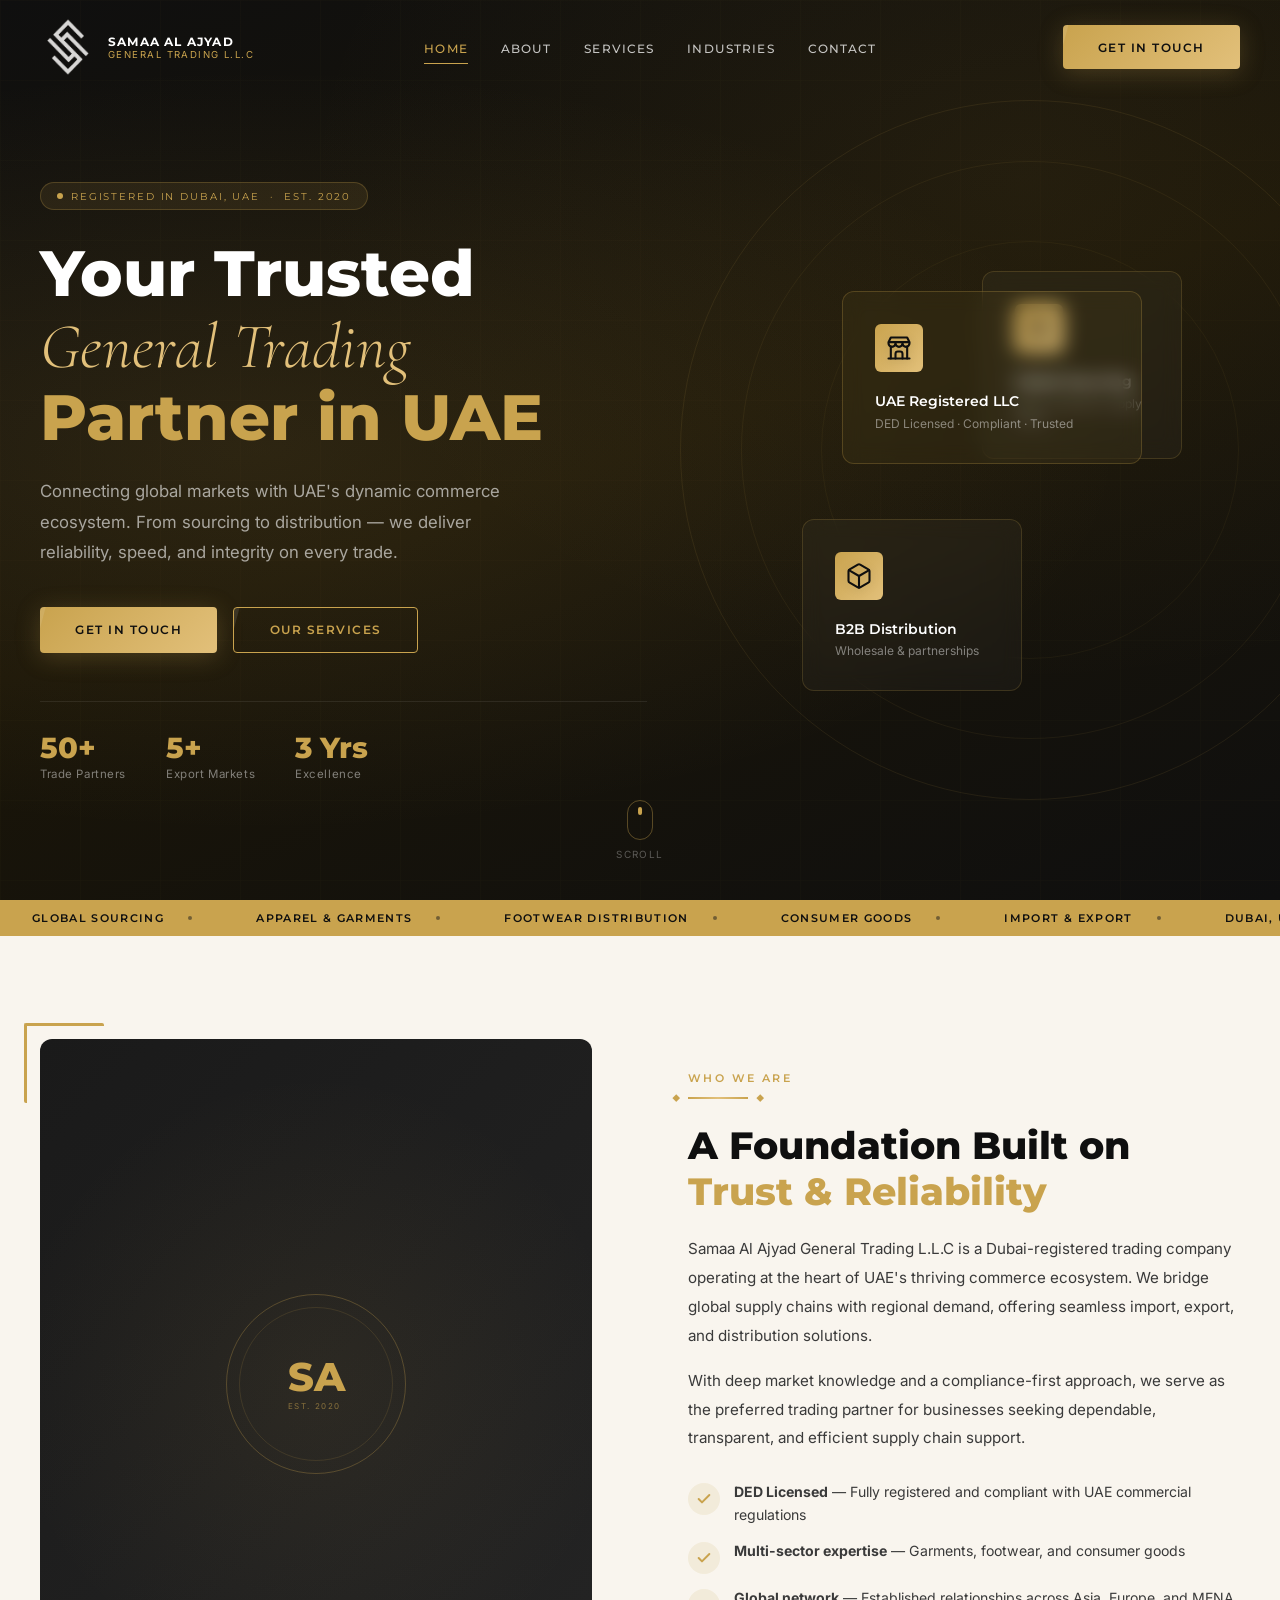
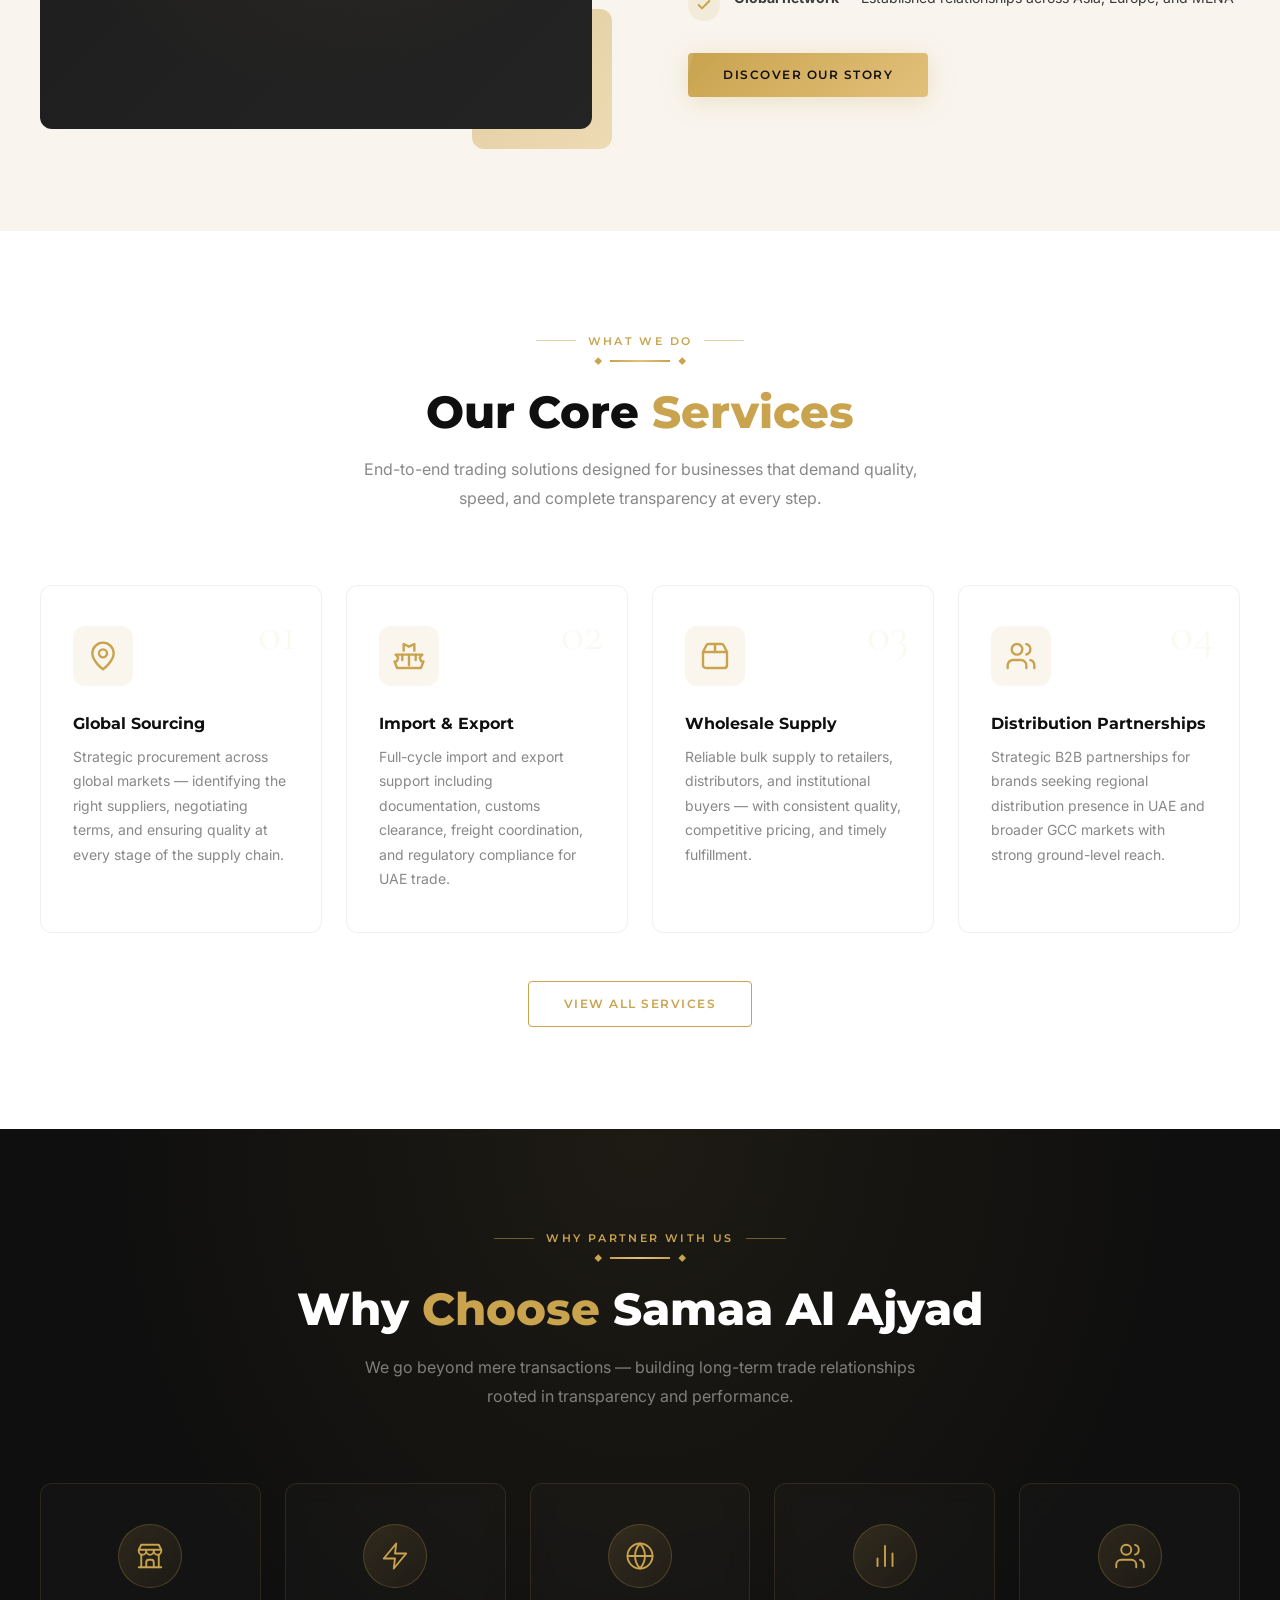
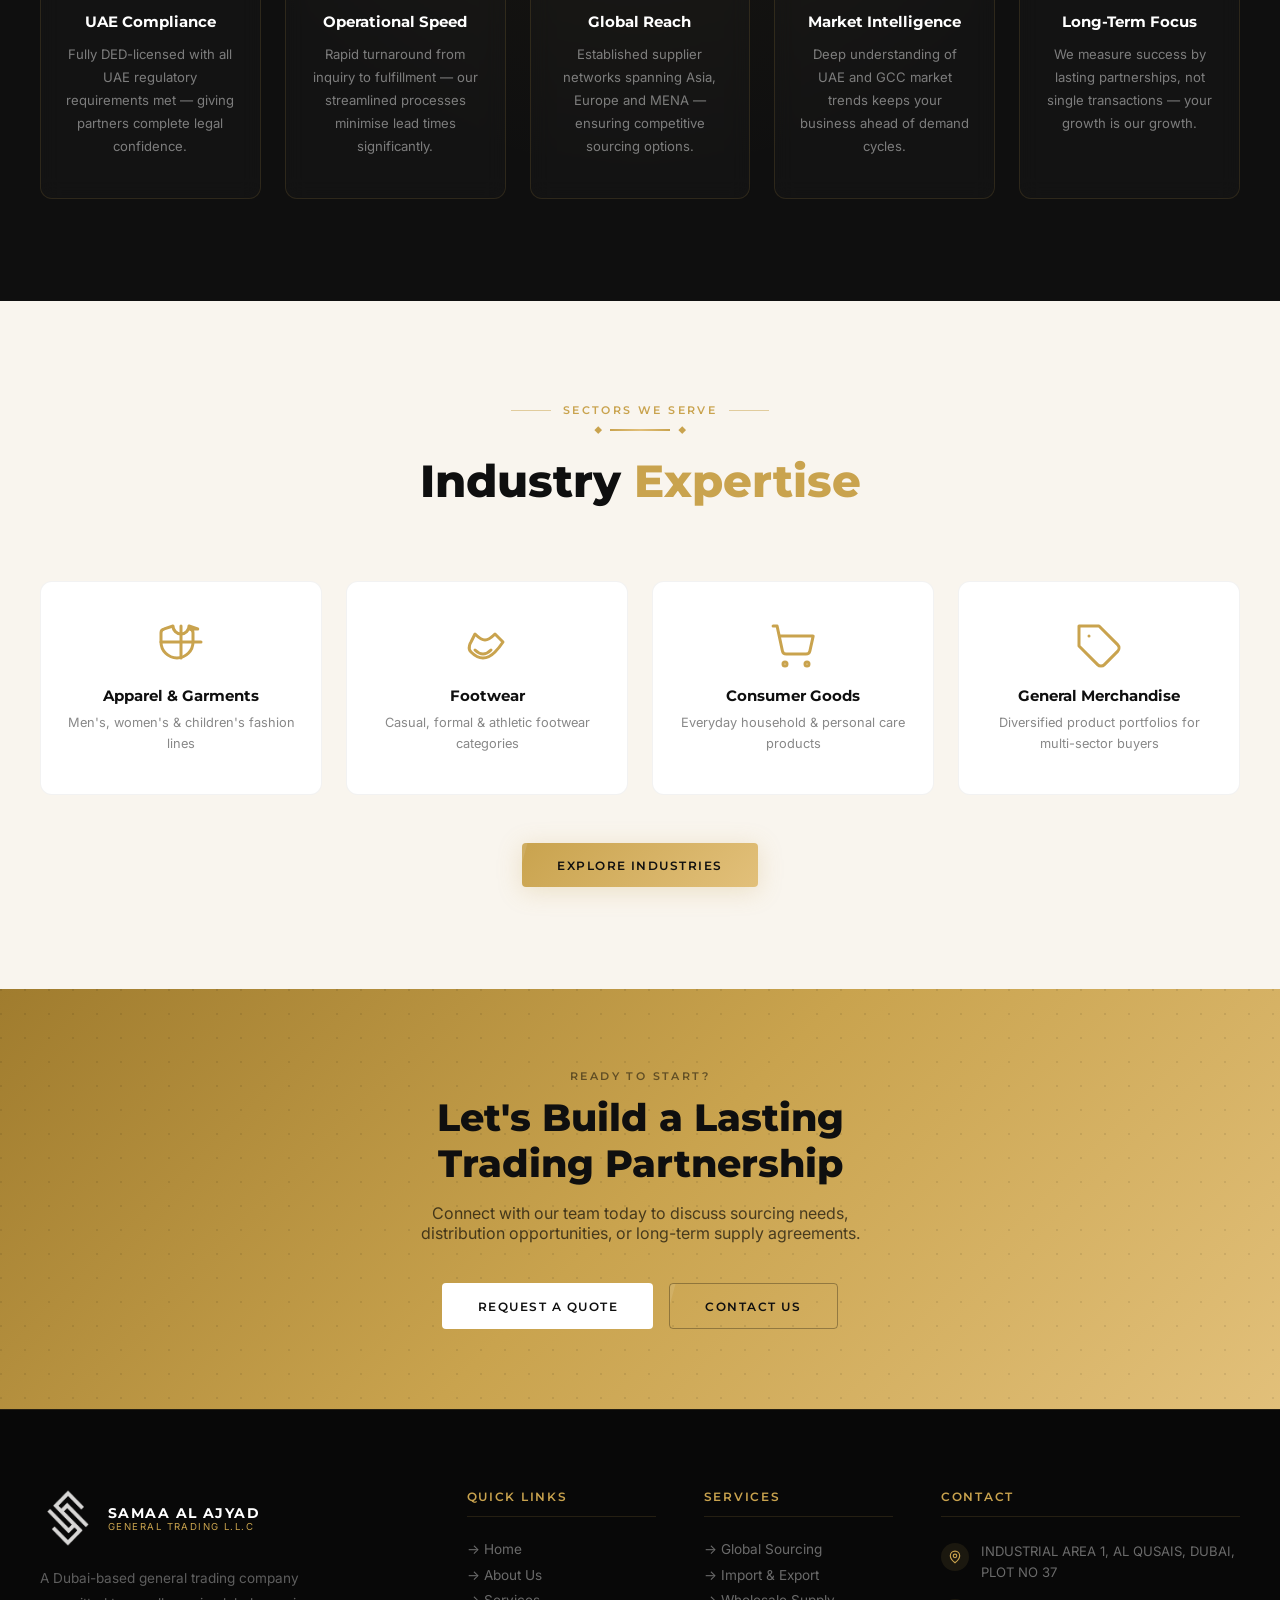
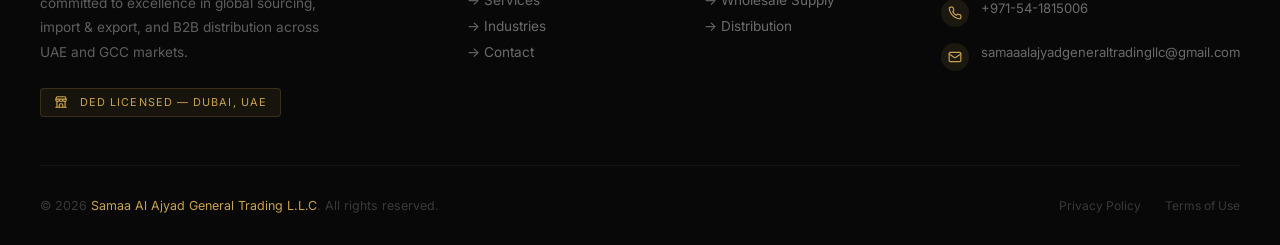
<file: index.html>
<!DOCTYPE html>
<html lang="en">

<head>
    <meta charset="UTF-8">
    <meta name="viewport" content="width=device-width, initial-scale=1.0">
    <title>Samaa Al Ajyad General Trading L.L.C — Dubai, UAE</title>
    <meta name="description"
        content="Your trusted general trading partner in the UAE. Samaa Al Ajyad specialises in global sourcing, import & export, garments, footwear and consumer goods.">
    <link rel="stylesheet" href="style.css">
</head>

<body>

    <!-- ── Navbar ──────────────────────────────────────────────── -->
    <nav id="navbar">
        <div class="nav-container">
            <a href="index.html" class="nav-logo">
                <img class="logo-mark" src="assets/Saama Al Ajyad General Trading LOGOTP.png"
                    alt="Samaa Al Ajyad General Trading logo">
                <div class="logo-text">
                    <span class="logo-name">Samaa Al Ajyad</span>
                    <span class="logo-sub">General Trading L.L.C</span>
                </div>
            </a>
            <ul class="nav-links" id="navLinks">
                <li><a href="index.html">Home</a></li>
                <li><a href="about.html">About</a></li>
                <li><a href="services.html">Services</a></li>
                <li><a href="industries.html">Industries</a></li>
                <li><a href="contact.html">Contact</a></li>
            </ul>
            <a href="contact.html" class="btn btn-gold nav-cta">Get in Touch</a>
            <button class="nav-hamburger" id="hamburger" aria-label="Menu" aria-expanded="false">
                <span></span><span></span><span></span>
            </button>
        </div>
    </nav>

    <!-- ── Hero ────────────────────────────────────────────────── -->
    <section class="hero">
        <div class="hero-bg"></div>
        <div class="hero-grid-overlay"></div>
        <div class="hero-geometric"></div>

        <div class="hero-content">
            <div class="hero-text">
                <div class="hero-badge">
                    <span></span>
                    Registered in Dubai, UAE &nbsp;·&nbsp; Est. 2020
                </div>
                <h1 class="hero-title">
                    Your Trusted<br>
                    <span class="serif-word">General Trading</span><br>
                    <span class="gold-word">Partner in UAE</span>
                </h1>
                <p class="hero-sub">
                    Connecting global markets with UAE's dynamic commerce ecosystem.
                    From sourcing to distribution — we deliver reliability, speed, and integrity on every trade.
                </p>
                <div class="hero-actions">
                    <a href="contact.html" class="btn btn-gold">Get in Touch</a>
                    <a href="services.html" class="btn btn-outline">Our Services</a>
                </div>
                <div class="hero-stats">
                    <div class="stat-item">
                        <div class="stat-num"><span data-target="50" data-suffix="+">0+</span></div>
                        <div class="stat-label">Trade Partners</div>
                    </div>
                    <div class="stat-item">
                        <div class="stat-num"><span data-target="5" data-suffix="+">0+</span></div>
                        <div class="stat-label">Export Markets</div>
                    </div>
                    <div class="stat-item">
                        <div class="stat-num"><span data-target="3" data-suffix=" Yrs">0</span></div>
                        <div class="stat-label">Excellence</div>
                    </div>
                </div>
            </div>

            <div class="hero-visual">
                <div class="hero-card-stack">
                    <div class="hero-card hero-card-sm1">
                        <div class="card-icon">
                            <svg xmlns="http://www.w3.org/2000/svg" width="24" height="24" viewBox="0 0 24 24"
                                fill="none" stroke="currentColor" stroke-width="2" stroke-linecap="round"
                                stroke-linejoin="round">
                                <circle cx="12" cy="12" r="10" />
                                <line x1="2" y1="12" x2="22" y2="12" />
                                <path
                                    d="M12 2a15.3 15.3 0 0 1 4 10 15.3 15.3 0 0 1-4 10 15.3 15.3 0 0 1-4-10 15.3 15.3 0 0 1 4-10z" />
                            </svg>
                        </div>
                        <div class="card-head">Global Sourcing</div>
                        <div class="card-sub">Multi-continent supply chain</div>
                    </div>
                    <div class="hero-card hero-card-main">
                        <div class="card-icon">
                            <svg xmlns="http://www.w3.org/2000/svg" width="24" height="24" viewBox="0 0 24 24"
                                fill="none" stroke="currentColor" stroke-width="2" stroke-linecap="round"
                                stroke-linejoin="round">
                                <path d="M3 21h18" />
                                <path d="M3 7v1a3 3 0 0 0 6 0V7m0 1a3 3 0 0 0 6 0V7m0 1a3 3 0 0 0 6 0V7H3l2-4h14l2 4" />
                                <path d="M5 21V10.85" />
                                <path d="M19 21V10.85" />
                                <path d="M9 21v-4a2 2 0 0 1 2-2h2a2 2 0 0 1 2 2v4" />
                            </svg>
                        </div>
                        <div class="card-head">UAE Registered LLC</div>
                        <div class="card-sub">DED Licensed · Compliant · Trusted</div>
                    </div>
                    <div class="hero-card hero-card-sm2">
                        <div class="card-icon">
                            <svg xmlns="http://www.w3.org/2000/svg" width="24" height="24" viewBox="0 0 24 24"
                                fill="none" stroke="currentColor" stroke-width="2" stroke-linecap="round"
                                stroke-linejoin="round">
                                <path
                                    d="M21 8a2 2 0 0 0-1-1.73l-7-4a2 2 0 0 0-2 0l-7 4A2 2 0 0 0 3 8v8a2 2 0 0 0 1 1.73l7 4a2 2 0 0 0 2 0l7-4A2 2 0 0 0 21 16Z" />
                                <path d="m3.3 7 8.7 5 8.7-5" />
                                <path d="M12 22V12" />
                            </svg>
                        </div>
                        <div class="card-head">B2B Distribution</div>
                        <div class="card-sub">Wholesale & partnerships</div>
                    </div>
                </div>
            </div>
        </div>

        <div class="scroll-indicator">
            <div class="scroll-mouse"></div>
            <span class="scroll-label">Scroll</span>
        </div>
    </section>

    <!-- ── Ticker ───────────────────────────────────────────────── -->
    <div class="ticker-wrap">
        <div class="ticker-inner">
            <span class="ticker-item">Global Sourcing <span class="ticker-dot"></span></span>
            <span class="ticker-item">Apparel & Garments <span class="ticker-dot"></span></span>
            <span class="ticker-item">Footwear Distribution <span class="ticker-dot"></span></span>
            <span class="ticker-item">Consumer Goods <span class="ticker-dot"></span></span>
            <span class="ticker-item">Import & Export <span class="ticker-dot"></span></span>
            <span class="ticker-item">Dubai, UAE <span class="ticker-dot"></span></span>
            <span class="ticker-item">B2B Wholesale <span class="ticker-dot"></span></span>
            <span class="ticker-item">Trusted Partner <span class="ticker-dot"></span></span>
        </div>
    </div>

    <!-- ── About Preview ────────────────────────────────────────── -->
    <section class="section about-preview">
        <div class="container">
            <div class="about-grid">
                <div class="about-visual reveal-left">
                    <div class="about-img-wrap">
                        <div class="about-img-pattern"></div>
                        <div class="about-img-inner">
                            <div class="about-emblem">
                                <div>
                                    <div class="emblem-text">SA</div>
                                    <div class="emblem-sub">Est. 2020</div>
                                </div>
                            </div>
                        </div>
                    </div>
                    <div class="about-accent"></div>
                    <div class="about-corner"></div>
                </div>

                <div class="about-text reveal-right">
                    <div class="section-label">Who We Are</div>
                    <div class="ornament left"></div>
                    <h2 class="about-title">A Foundation Built on<br><span style="color:var(--gold)">Trust &amp;
                            Reliability</span></h2>
                    <p class="about-body">
                        Samaa Al Ajyad General Trading L.L.C is a Dubai-registered trading company
                        operating at the heart of UAE's thriving commerce ecosystem. We bridge global
                        supply chains with regional demand, offering seamless import, export, and
                        distribution solutions.
                    </p>
                    <p class="about-body">
                        With deep market knowledge and a compliance-first approach, we serve as
                        the preferred trading partner for businesses seeking dependable,
                        transparent, and efficient supply chain support.
                    </p>
                    <div class="about-points">
                        <div class="about-point">
                            <div class="point-icon">
                                <svg xmlns="http://www.w3.org/2000/svg" width="16" height="16" viewBox="0 0 24 24"
                                    fill="none" stroke="currentColor" stroke-width="3" stroke-linecap="round"
                                    stroke-linejoin="round">
                                    <polyline points="20 6 9 17 4 12" />
                                </svg>
                            </div>
                            <div class="point-text"><strong>DED Licensed</strong> — Fully registered and compliant with
                                UAE commercial regulations</div>
                        </div>
                        <div class="about-point">
                            <div class="point-icon">
                                <svg xmlns="http://www.w3.org/2000/svg" width="16" height="16" viewBox="0 0 24 24"
                                    fill="none" stroke="currentColor" stroke-width="3" stroke-linecap="round"
                                    stroke-linejoin="round">
                                    <polyline points="20 6 9 17 4 12" />
                                </svg>
                            </div>
                            <div class="point-text"><strong>Multi-sector expertise</strong> — Garments, footwear, and
                                consumer goods</div>
                        </div>
                        <div class="about-point">
                            <div class="point-icon">
                                <svg xmlns="http://www.w3.org/2000/svg" width="16" height="16" viewBox="0 0 24 24"
                                    fill="none" stroke="currentColor" stroke-width="3" stroke-linecap="round"
                                    stroke-linejoin="round">
                                    <polyline points="20 6 9 17 4 12" />
                                </svg>
                            </div>
                            <div class="point-text"><strong>Global network</strong> — Established relationships across
                                Asia, Europe, and MENA</div>
                        </div>
                    </div>
                    <a href="about.html" class="btn btn-gold">Discover Our Story</a>
                </div>
            </div>
        </div>
    </section>

    <!-- ── Services Preview ─────────────────────────────────────── -->
    <section class="section services-preview">
        <div class="container">
            <div class="section-head reveal">
                <div class="section-label">What We Do</div>
                <div class="ornament"></div>
                <h2 class="section-title">Our Core <span class="gold">Services</span></h2>
                <p class="section-desc">
                    End-to-end trading solutions designed for businesses that demand quality,
                    speed, and complete transparency at every step.
                </p>
            </div>
            <div class="services-grid">
                <div class="service-card reveal delay-1">
                    <div class="service-num">01</div>
                    <div class="service-icon">
                        <svg xmlns="http://www.w3.org/2000/svg" width="24" height="24" viewBox="0 0 24 24" fill="none"
                            stroke="currentColor" stroke-width="2" stroke-linecap="round" stroke-linejoin="round">
                            <path d="M20 10c0 6-8 12-8 12s-8-6-8-12a8 8 0 0 1 16 0Z" />
                            <circle cx="12" cy="10" r="3" />
                        </svg>
                    </div>
                    <div class="service-title">Global Sourcing</div>
                    <div class="service-desc">Strategic procurement across global markets — identifying the right
                        suppliers, negotiating terms, and ensuring quality at every stage of the supply chain.</div>
                </div>
                <div class="service-card reveal delay-2">
                    <div class="service-num">02</div>
                    <div class="service-icon">
                        <svg xmlns="http://www.w3.org/2000/svg" width="24" height="24" viewBox="0 0 24 24" fill="none"
                            stroke="currentColor" stroke-width="2" stroke-linecap="round" stroke-linejoin="round">
                            <path d="M21 21H3L1.15 16H2.85l1.1-2.9L2 11h20l-1.95 2.1 1.1 2.9h1.7L21 21Z" />
                            <path d="M12 11v8" />
                            <path d="M7 11v4" />
                            <path d="M17 11v4" />
                            <path d="M8 8V3l4 2 4-2v5" />
                        </svg>
                    </div>
                    <div class="service-title">Import &amp; Export</div>
                    <div class="service-desc">Full-cycle import and export support including documentation, customs
                        clearance, freight coordination, and regulatory compliance for UAE trade.</div>
                </div>
                <div class="service-card reveal delay-3">
                    <div class="service-num">03</div>
                    <div class="service-icon">
                        <svg xmlns="http://www.w3.org/2000/svg" width="24" height="24" viewBox="0 0 24 24" fill="none"
                            stroke="currentColor" stroke-width="2" stroke-linecap="round" stroke-linejoin="round">
                            <path d="M3 9h18v10a2 2 0 0 1-2 2H5a2 2 0 0 1-2-2V9Z" />
                            <path d="m3 9 2.45-4.9A2 2 0 0 1 7.24 3h9.52a2 2 0 0 1 1.8 1.1L21 9" />
                            <path d="M12 3v6" />
                        </svg>
                    </div>
                    <div class="service-title">Wholesale Supply</div>
                    <div class="service-desc">Reliable bulk supply to retailers, distributors, and institutional buyers
                        — with consistent quality, competitive pricing, and timely fulfillment.</div>
                </div>
                <div class="service-card reveal delay-4">
                    <div class="service-num">04</div>
                    <div class="service-icon">
                        <svg xmlns="http://www.w3.org/2000/svg" width="24" height="24" viewBox="0 0 24 24" fill="none"
                            stroke="currentColor" stroke-width="2" stroke-linecap="round" stroke-linejoin="round">
                            <path d="M16 21v-2a4 4 0 0 0-4-4H6a4 4 0 0 0-4 4v2" />
                            <circle cx="9" cy="7" r="4" />
                            <path d="M22 21v-2a4 4 0 0 0-3-3.87" />
                            <path d="M16 3.13a4 4 0 0 1 0 7.75" />
                        </svg>
                    </div>
                    <div class="service-title">Distribution Partnerships</div>
                    <div class="service-desc">Strategic B2B partnerships for brands seeking regional distribution
                        presence in UAE and broader GCC markets with strong ground-level reach.</div>
                </div>
            </div>
            <div style="text-align:center; margin-top:3rem;" class="reveal">
                <a href="services.html" class="btn btn-outline">View All Services</a>
            </div>
        </div>
    </section>

    <!-- ── Why Choose Us ─────────────────────────────────────────── -->
    <section class="section why-section">
        <div class="container">
            <div class="section-head reveal">
                <div class="section-label" style="color:var(--gold)">Why Partner With Us</div>
                <div class="ornament"></div>
                <h2 class="section-title white">Why <span class="gold">Choose</span> Samaa Al Ajyad</h2>
                <p class="section-desc" style="color:rgba(255,255,255,0.45)">
                    We go beyond mere transactions — building long-term trade relationships rooted in transparency and
                    performance.
                </p>
            </div>
            <div class="why-grid">
                <div class="why-card reveal delay-1">
                    <div class="why-icon">
                        <svg xmlns="http://www.w3.org/2000/svg" width="24" height="24" viewBox="0 0 24 24" fill="none"
                            stroke="currentColor" stroke-width="2" stroke-linecap="round" stroke-linejoin="round">
                            <path d="M3 21h18" />
                            <path d="M3 7v1a3 3 0 0 0 6 0V7m0 1a3 3 0 0 0 6 0V7m0 1a3 3 0 0 0 6 0V7H3l2-4h14l2 4" />
                            <path d="M5 21V10.85" />
                            <path d="M19 21V10.85" />
                            <path d="M9 21v-4a2 2 0 0 1 2-2h2a2 2 0 0 1 2 2v4" />
                        </svg>
                    </div>
                    <div class="why-title">UAE Compliance</div>
                    <div class="why-desc">Fully DED-licensed with all UAE regulatory requirements met — giving partners
                        complete legal confidence.</div>
                </div>
                <div class="why-card reveal delay-2">
                    <div class="why-icon">
                        <svg xmlns="http://www.w3.org/2000/svg" width="24" height="24" viewBox="0 0 24 24" fill="none"
                            stroke="currentColor" stroke-width="2" stroke-linecap="round" stroke-linejoin="round">
                            <path d="M13 2L3 14h9l-1 8 10-12h-9l1-8z" />
                        </svg>
                    </div>
                    <div class="why-title">Operational Speed</div>
                    <div class="why-desc">Rapid turnaround from inquiry to fulfillment — our streamlined processes
                        minimise lead times significantly.</div>
                </div>
                <div class="why-card reveal delay-3">
                    <div class="why-icon">
                        <svg xmlns="http://www.w3.org/2000/svg" width="24" height="24" viewBox="0 0 24 24" fill="none"
                            stroke="currentColor" stroke-width="2" stroke-linecap="round" stroke-linejoin="round">
                            <circle cx="12" cy="12" r="10" />
                            <line x1="2" y1="12" x2="22" y2="12" />
                            <path
                                d="M12 2a15.3 15.3 0 0 1 4 10 15.3 15.3 0 0 1-4 10 15.3 15.3 0 0 1-4-10 15.3 15.3 0 0 1 4-10z" />
                        </svg>
                    </div>
                    <div class="why-title">Global Reach</div>
                    <div class="why-desc">Established supplier networks spanning Asia, Europe and MENA — ensuring
                        competitive sourcing options.</div>
                </div>
                <!-- <div class="why-card reveal delay-4">
                    <div class="why-icon">
                        <svg xmlns="http://www.w3.org/2000/svg" width="24" height="24" viewBox="0 0 24 24" fill="none" stroke="currentColor" stroke-width="2" stroke-linecap="round" stroke-linejoin="round"><path d="M12 22s8-4 8-10V5l-8-3-8 3v7c0 6 8 10 8 10z"/></svg>
                    </div>
                    <div class="why-title">Integrity First</div>
                    <div class="why-desc">Every transaction upholds our standard of transparency and accountability —
                        your trust is our asset.</div>
                </div> -->
                <div class="why-card reveal delay-5">
                    <div class="why-icon">
                        <svg xmlns="http://www.w3.org/2000/svg" width="24" height="24" viewBox="0 0 24 24" fill="none"
                            stroke="currentColor" stroke-width="2" stroke-linecap="round" stroke-linejoin="round">
                            <line x1="18" y1="20" x2="18" y2="10" />
                            <line x1="12" y1="20" x2="12" y2="4" />
                            <line x1="6" y1="20" x2="6" y2="14" />
                        </svg>
                    </div>
                    <div class="why-title">Market Intelligence</div>
                    <div class="why-desc">Deep understanding of UAE and GCC market trends keeps your business ahead of
                        demand cycles.</div>
                </div>
                <div class="why-card reveal" style="transition-delay:0.6s">
                    <div class="why-icon">
                        <svg xmlns="http://www.w3.org/2000/svg" width="24" height="24" viewBox="0 0 24 24" fill="none"
                            stroke="currentColor" stroke-width="2" stroke-linecap="round" stroke-linejoin="round">
                            <path d="M17 21v-2a4 4 0 0 0-4-4H5a4 4 0 0 0-4 4v2" />
                            <circle cx="9" cy="7" r="4" />
                            <path d="M23 21v-2a4 4 0 0 0-3-3.87" />
                            <path d="M16 3.13a4 4 0 0 1 0 7.75" />
                        </svg>
                    </div>
                    <div class="why-title">Long-Term Focus</div>
                    <div class="why-desc">We measure success by lasting partnerships, not single transactions — your
                        growth is our growth.</div>
                </div>
            </div>
        </div>
    </section>

    <!-- ── Industries Teaser ─────────────────────────────────────── -->
    <section class="section" style="background:var(--beige)">
        <div class="container">
            <div class="section-head reveal">
                <div class="section-label">Sectors We Serve</div>
                <div class="ornament"></div>
                <h2 class="section-title">Industry <span class="gold">Expertise</span></h2>
            </div>
            <div style="display:grid; grid-template-columns:repeat(auto-fit,minmax(200px,1fr)); gap:1.5rem;">
                <div class="reveal-scale delay-1"
                    style="text-align:center; padding:2.5rem 1.5rem; background:var(--white); border-radius:12px; border:1px solid rgba(0,0,0,0.05); transition:all 0.35s;">
                    <div
                        style="font-size:2.5rem; margin-bottom:1rem; color:var(--gold); display:flex; justify-content:center;">
                        <svg xmlns="http://www.w3.org/2000/svg" width="48" height="48" viewBox="0 0 24 24" fill="none"
                            stroke="currentColor" stroke-width="1.5" stroke-linecap="round" stroke-linejoin="round">
                            <path
                                d="M20.38 3.46L16 2a4 4 0 0 1-8 0L3.62 3.46a2 2 0 0 0-1.62 1.96V10a8 8 0 0 0 16 0V5.42a2 2 0 0 0-1.62-1.96z" />
                            <path d="M12 2v16" />
                            <path d="M2 10h20" />
                        </svg>
                    </div>
                    <div
                        style="font-family:var(--font-head); font-weight:700; font-size:0.95rem; color:var(--black); margin-bottom:0.5rem;">
                        Apparel &amp; Garments</div>
                    <div style="font-size:0.8rem; color:var(--text-muted); line-height:1.6;">Men's, women's &amp;
                        children's fashion lines</div>
                </div>
                <div class="reveal-scale delay-2"
                    style="text-align:center; padding:2.5rem 1.5rem; background:var(--white); border-radius:12px; border:1px solid rgba(0,0,0,0.05); transition:all 0.35s;">
                    <div
                        style="font-size:2.5rem; margin-bottom:1rem; color:var(--gold); display:flex; justify-content:center;">
                        <svg xmlns="http://www.w3.org/2000/svg" width="48" height="48" viewBox="0 0 24 24" fill="none"
                            stroke="currentColor" stroke-width="1.5" stroke-linecap="round" stroke-linejoin="round">
                            <path d="M4 10s-2 3 0 5 4 3 6 3 4-1 6-3 4-5 4-5l-4-4s-3 3-5 3-5-3-5-3-2 4-2 4Z" />
                            <path d="M14 14s-2 2-4 2-4-2-4-2" />
                        </svg>
                    </div>
                    <div
                        style="font-family:var(--font-head); font-weight:700; font-size:0.95rem; color:var(--black); margin-bottom:0.5rem;">
                        Footwear</div>
                    <div style="font-size:0.8rem; color:var(--text-muted); line-height:1.6;">Casual, formal &amp;
                        athletic footwear categories</div>
                </div>
                <div class="reveal-scale delay-3"
                    style="text-align:center; padding:2.5rem 1.5rem; background:var(--white); border-radius:12px; border:1px solid rgba(0,0,0,0.05); transition:all 0.35s;">
                    <div
                        style="font-size:2.5rem; margin-bottom:1rem; color:var(--gold); display:flex; justify-content:center;">
                        <svg xmlns="http://www.w3.org/2000/svg" width="48" height="48" viewBox="0 0 24 24" fill="none"
                            stroke="currentColor" stroke-width="1.5" stroke-linecap="round" stroke-linejoin="round">
                            <circle cx="8" cy="21" r="1" />
                            <circle cx="19" cy="21" r="1" />
                            <path
                                d="M2.05 2.05h2l2.66 12.42a2 2 0 0 0 2 1.58h9.78a2 2 0 0 0 1.95-1.57l1.65-7.43H5.12" />
                        </svg>
                    </div>
                    <div
                        style="font-family:var(--font-head); font-weight:700; font-size:0.95rem; color:var(--black); margin-bottom:0.5rem;">
                        Consumer Goods</div>
                    <div style="font-size:0.8rem; color:var(--text-muted); line-height:1.6;">Everyday household &amp;
                        personal care products</div>
                </div>
                <div class="reveal-scale delay-4"
                    style="text-align:center; padding:2.5rem 1.5rem; background:var(--white); border-radius:12px; border:1px solid rgba(0,0,0,0.05); transition:all 0.35s;">
                    <div
                        style="font-size:2.5rem; margin-bottom:1rem; color:var(--gold); display:flex; justify-content:center;">
                        <svg xmlns="http://www.w3.org/2000/svg" width="48" height="48" viewBox="0 0 24 24" fill="none"
                            stroke="currentColor" stroke-width="1.5" stroke-linecap="round" stroke-linejoin="round">
                            <path
                                d="M12 2H2v10l9.29 9.29c.94.94 2.48.94 3.42 0l6.58-6.58c.94-.94.94-2.48 0-3.42L12 2Z" />
                            <path d="M7 7h.01" />
                        </svg>
                    </div>
                    <div
                        style="font-family:var(--font-head); font-weight:700; font-size:0.95rem; color:var(--black); margin-bottom:0.5rem;">
                        General Merchandise</div>
                    <div style="font-size:0.8rem; color:var(--text-muted); line-height:1.6;">Diversified product
                        portfolios for multi-sector buyers</div>
                </div>
            </div>
            <div style="text-align:center; margin-top:3rem;" class="reveal">
                <a href="industries.html" class="btn btn-gold">Explore Industries</a>
            </div>
        </div>
    </section>

    <!-- ── CTA Banner ────────────────────────────────────────────── -->
    <section class="cta-banner">
        <div class="container">
            <div class="cta-content reveal">
                <div class="section-label" style="color:rgba(0,0,0,0.5); margin-bottom:0.75rem;">Ready to Start?</div>
                <h2 class="cta-title">Let's Build a Lasting<br>Trading Partnership</h2>
                <p class="cta-sub">Connect with our team today to discuss sourcing needs, distribution opportunities, or
                    long-term supply agreements.</p>
                <div class="cta-actions">
                    <a href="contact.html" class="btn btn-white">Request a Quote</a>
                    <a href="contact.html" class="btn btn-outline"
                        style="border-color:rgba(0,0,0,0.3); color:var(--black);">Contact Us</a>
                </div>
            </div>
        </div>
    </section>

    <!-- ── Footer ────────────────────────────────────────────────── -->
    <footer>
        <div class="container">
            <div class="footer-grid">
                <div class="footer-brand">
                    <div class="nav-logo" style="margin-bottom:0;">
                        <img class="logo-mark" src="assets/Saama Al Ajyad General Trading LOGOTP.png"
                            alt="Samaa Al Ajyad General Trading logo">
                        <div class="logo-text">
                            <span class="logo-name">Samaa Al Ajyad</span>
                            <span class="logo-sub">General Trading L.L.C</span>
                        </div>
                    </div>
                    <p class="footer-desc">
                        A Dubai-based general trading company committed to excellence in global
                        sourcing, import & export, and B2B distribution across UAE and GCC markets.
                    </p>
                    <div class="footer-cert">
                        <svg xmlns="http://www.w3.org/2000/svg" width="14" height="14" viewBox="0 0 24 24" fill="none"
                            stroke="currentColor" stroke-width="2" stroke-linecap="round" stroke-linejoin="round"
                            style="margin-right:4px;">
                            <path d="M3 21h18" />
                            <path d="M3 7v1a3 3 0 0 0 6 0V7m0 1a3 3 0 0 0 6 0V7m0 1a3 3 0 0 0 6 0V7H3l2-4h14l2 4" />
                            <path d="M5 21V10.85" />
                            <path d="M19 21V10.85" />
                            <path d="M9 21v-4a2 2 0 0 1 2-2h2a2 2 0 0 1 2 2v4" />
                        </svg>
                        DED Licensed — Dubai, UAE
                    </div>
                </div>

                <div>
                    <div class="footer-col-title">Quick Links</div>
                    <ul class="footer-links">
                        <li><a href="index.html">→ Home</a></li>
                        <li><a href="about.html">→ About Us</a></li>
                        <li><a href="services.html">→ Services</a></li>
                        <li><a href="industries.html">→ Industries</a></li>
                        <li><a href="contact.html">→ Contact</a></li>
                    </ul>
                </div>

                <div>
                    <div class="footer-col-title">Services</div>
                    <ul class="footer-links">
                        <li><a href="services.html">→ Global Sourcing</a></li>
                        <li><a href="services.html">→ Import &amp; Export</a></li>
                        <li><a href="services.html">→ Wholesale Supply</a></li>
                        <li><a href="services.html">→ Distribution</a></li>
                    </ul>
                </div>

                <div>
                    <div class="footer-col-title">Contact</div>
                    <div class="footer-contact-list">
                        <div class="footer-contact-item">
                            <div class="contact-icon">
                                <svg xmlns="http://www.w3.org/2000/svg" width="14" height="14" viewBox="0 0 24 24"
                                    fill="none" stroke="currentColor" stroke-width="2" stroke-linecap="round"
                                    stroke-linejoin="round">
                                    <path d="M20 10c0 6-8 12-8 12s-8-6-8-12a8 8 0 0 1 16 0Z" />
                                    <circle cx="12" cy="10" r="3" />
                                </svg>
                            </div>
                            <div class="contact-detail">INDUSTRIAL AREA 1, AL QUSAIS, DUBAI, PLOT NO 37</div>
                        </div>
                        <div class="footer-contact-item">
                            <div class="contact-icon">
                                <svg xmlns="http://www.w3.org/2000/svg" width="14" height="14" viewBox="0 0 24 24"
                                    fill="none" stroke="currentColor" stroke-width="2" stroke-linecap="round"
                                    stroke-linejoin="round">
                                    <path
                                        d="M22 16.92v3a2 2 0 0 1-2.18 2 19.79 19.79 0 0 1-8.63-3.07 19.5 19.5 0 0 1-6-6 19.79 19.79 0 0 1-3.07-8.67A2 2 0 0 1 4.11 2h3a2 2 0 0 1 2 1.72 12.84 12.84 0 0 0 .7 2.81 2 2 0 0 1-.45 2.11L8.09 9.91a16 16 0 0 0 6 6l1.27-1.27a2 2 0 0 1 2.11-.45 12.84 12.84 0 0 0 2.81.7A2 2 0 0 1 22 16.92z" />
                                </svg>
                            </div>
                            <div class="contact-detail">+971-54-1815006</div>
                        </div>
                        <div class="footer-contact-item">
                            <div class="contact-icon">
                                <svg xmlns="http://www.w3.org/2000/svg" width="14" height="14" viewBox="0 0 24 24"
                                    fill="none" stroke="currentColor" stroke-width="2" stroke-linecap="round"
                                    stroke-linejoin="round">
                                    <rect width="20" height="16" x="2" y="4" rx="2" />
                                    <path d="m22 7-8.97 5.7a1.94 1.94 0 0 1-2.06 0L2 7" />
                                </svg>
                            </div>
                            <div class="contact-detail">samaaalajyadgeneraltradingllc@gmail.com</div>
                        </div>
                    </div>
                </div>
            </div>

            <div class="footer-bottom">
                <p class="footer-copy">© 2026 <span>Samaa Al Ajyad General Trading L.L.C</span>. All rights reserved.
                </p>
                <div class="footer-legal">
                    <a href="#">Privacy Policy</a>
                    <a href="#">Terms of Use</a>
                </div>
            </div>
        </div>
    </footer>

    <script src="script.js"></script>
</body>

</html>
</file>
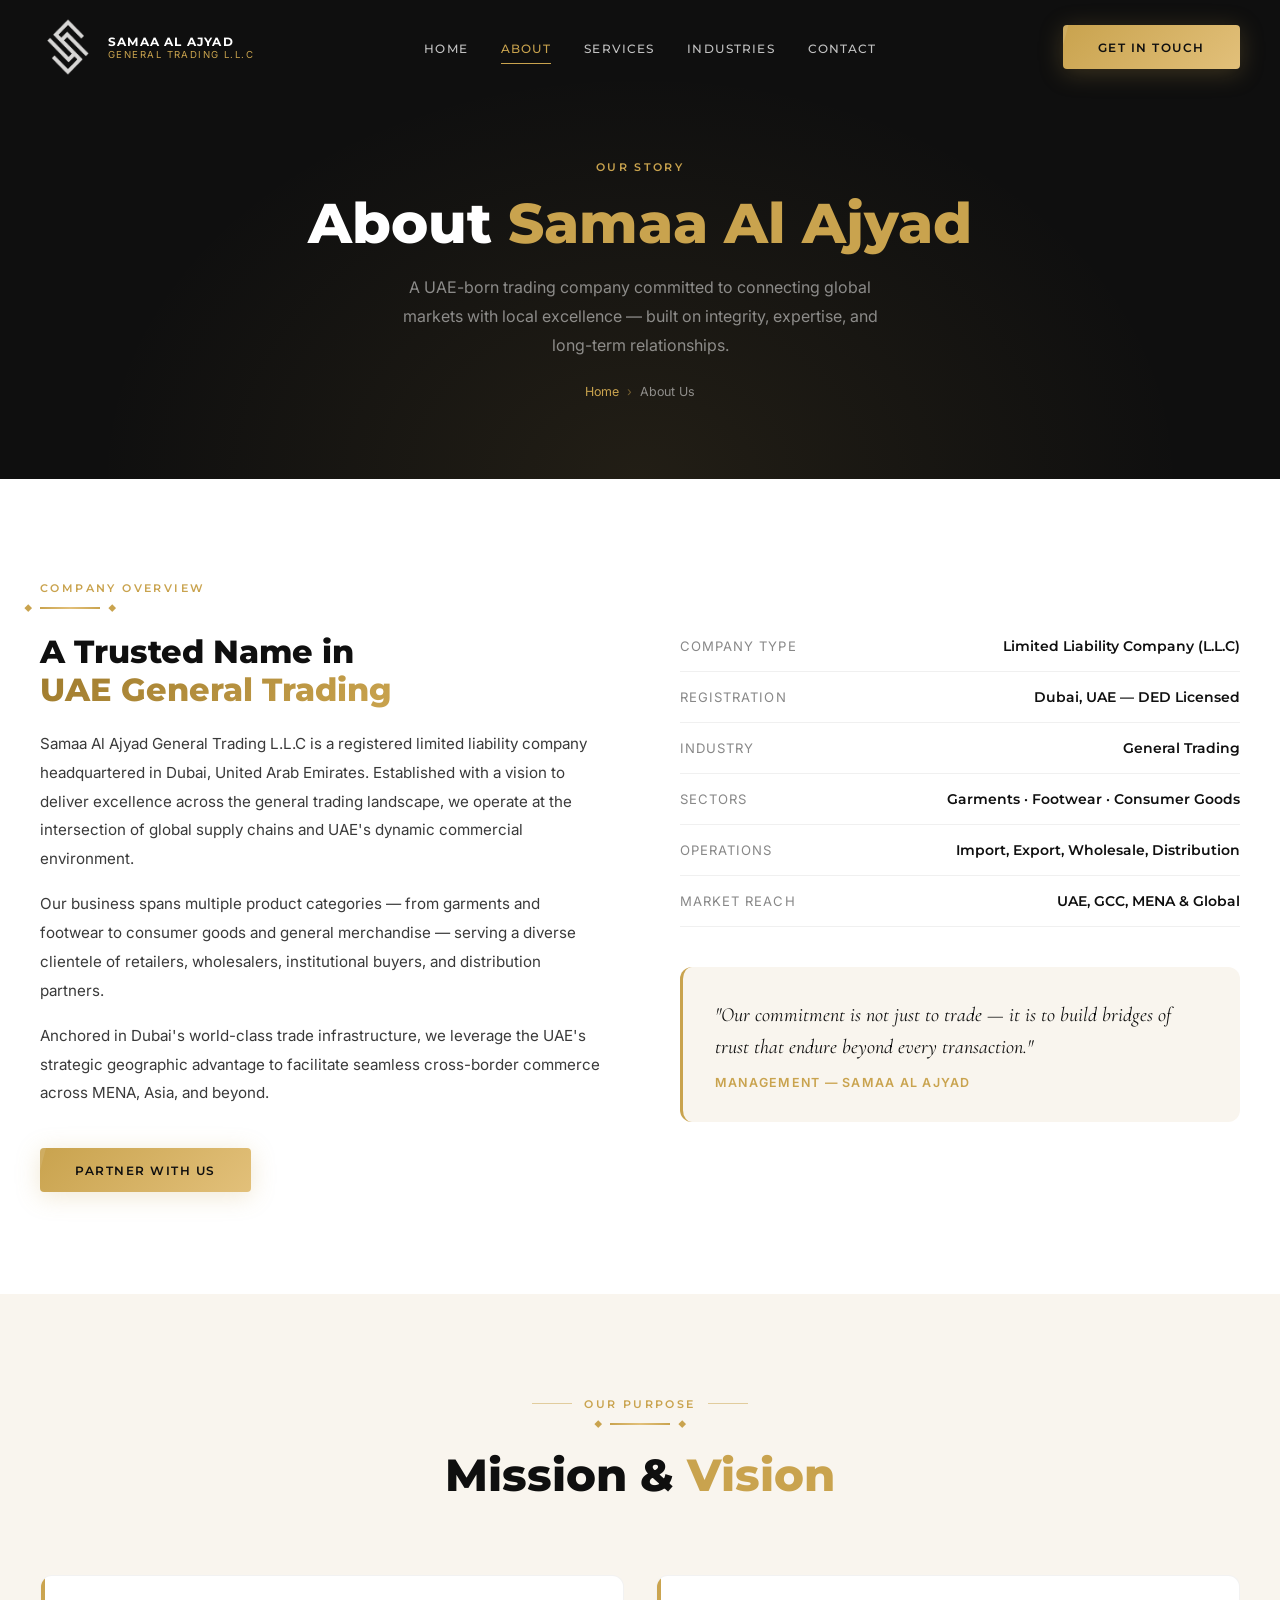
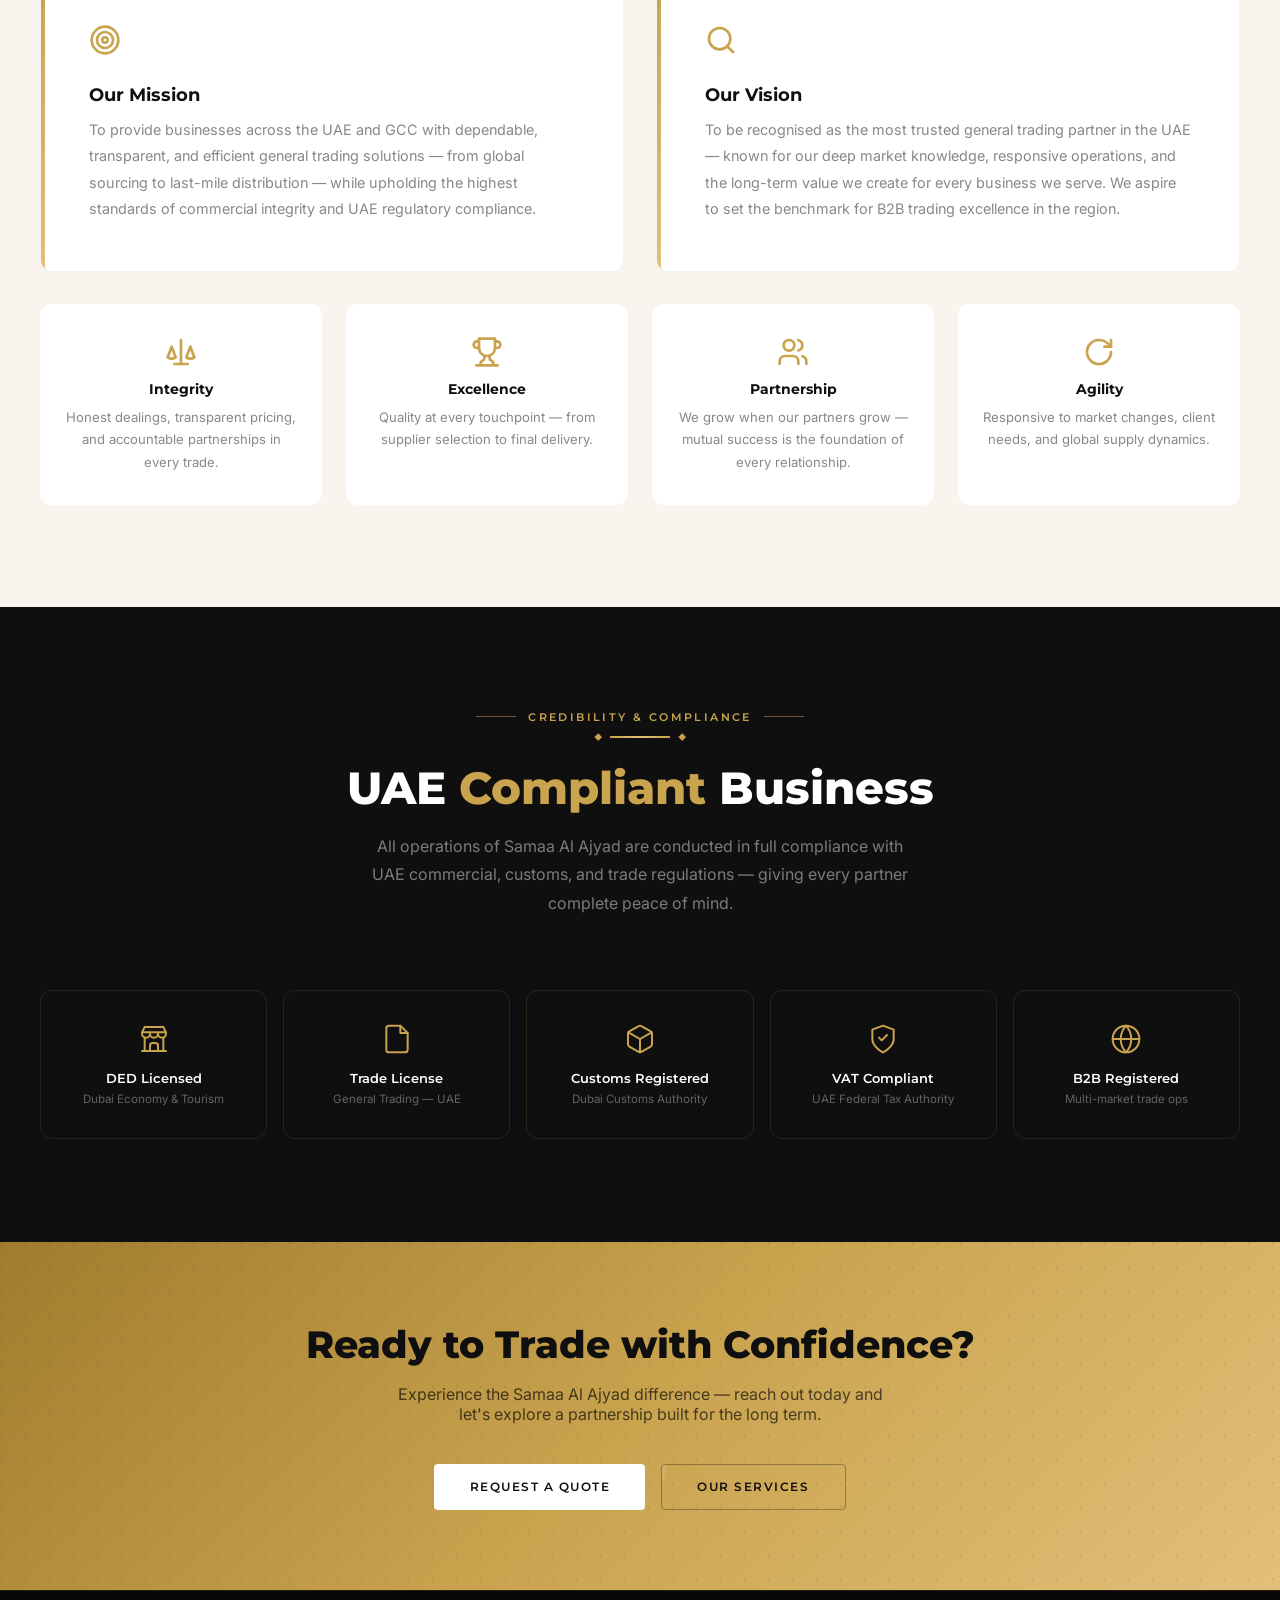
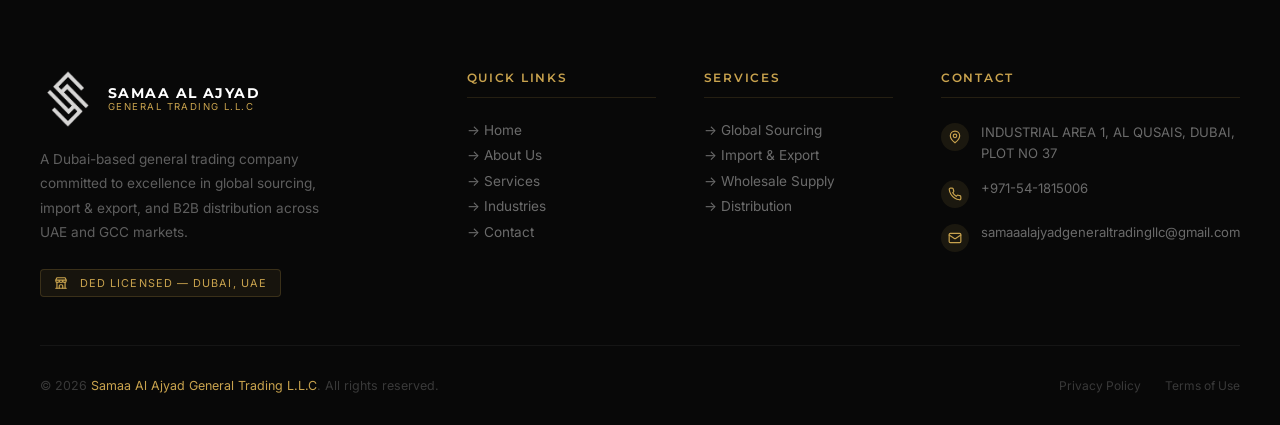
<file: about.html>
<!DOCTYPE html>
<html lang="en">

<head>
    <meta charset="UTF-8">
    <meta name="viewport" content="width=device-width, initial-scale=1.0">
    <title>About Us — Samaa Al Ajyad General Trading L.L.C</title>
    <meta name="description"
        content="Learn about Samaa Al Ajyad General Trading — our mission, vision, and commitment to excellence in UAE trade.">
    <link rel="stylesheet" href="style.css">
</head>

<body>

    <!-- ── Navbar ──────────────────────────────────────────────── -->
    <nav id="navbar">
        <div class="nav-container">
            <a href="index.html" class="nav-logo">
                <img class="logo-mark" src="assets/Saama Al Ajyad General Trading LOGOTP.png"
                    alt="Samaa Al Ajyad General Trading logo">
                <div class="logo-text">
                    <span class="logo-name">Samaa Al Ajyad</span>
                    <span class="logo-sub">General Trading L.L.C</span>
                </div>
            </a>
            <ul class="nav-links" id="navLinks">
                <li><a href="index.html">Home</a></li>
                <li><a href="about.html">About</a></li>
                <li><a href="services.html">Services</a></li>
                <li><a href="industries.html">Industries</a></li>
                <li><a href="contact.html">Contact</a></li>
            </ul>
            <a href="contact.html" class="btn btn-gold nav-cta">Get in Touch</a>
            <button class="nav-hamburger" id="hamburger" aria-label="Menu" aria-expanded="false">
                <span></span><span></span><span></span>
            </button>
        </div>
    </nav>

    <!-- ── Page Header ──────────────────────────────────────────── -->
    <div class="page-header">
        <div class="container">
            <div class="page-header-content">
                <span class="section-label page-header-label">Our Story</span>
                <h1>About <span style="color:var(--gold)">Samaa Al Ajyad</span></h1>
                <p>A UAE-born trading company committed to connecting global markets with local excellence — built on
                    integrity, expertise, and long-term relationships.</p>
                <div class="page-breadcrumb">
                    <a href="index.html">Home</a>
                    <span>›</span>
                    <span style="color:rgba(255,255,255,0.5)">About Us</span>
                </div>
            </div>
        </div>
    </div>

    <!-- ── Company Introduction ─────────────────────────────────── -->
    <section class="section company-intro">
        <div class="container">
            <div class="intro-grid">
                <div class="intro-text reveal-left">
                    <div class="section-label">Company Overview</div>
                    <div class="ornament left"></div>
                    <h2 class="about-title">
                        A Trusted Name in<br>
                        <span class="intro-highlight">UAE General Trading</span>
                    </h2>
                    <p class="about-body">
                        Samaa Al Ajyad General Trading L.L.C is a registered limited liability company
                        headquartered in Dubai, United Arab Emirates. Established with a vision to deliver
                        excellence across the general trading landscape, we operate at the intersection of
                        global supply chains and UAE's dynamic commercial environment.
                    </p>
                    <p class="about-body">
                        Our business spans multiple product categories — from garments and footwear to
                        consumer goods and general merchandise — serving a diverse clientele of retailers,
                        wholesalers, institutional buyers, and distribution partners.
                    </p>
                    <p class="about-body">
                        Anchored in Dubai's world-class trade infrastructure, we leverage the UAE's
                        strategic geographic advantage to facilitate seamless cross-border commerce
                        across MENA, Asia, and beyond.
                    </p>
                    <a href="contact.html" class="btn btn-gold" style="margin-top:1.5rem;">Partner With Us</a>
                </div>

                <div class="reveal-right">
                    <div class="key-facts">
                        <div class="fact-row">
                            <span class="fact-label">Company Type</span>
                            <span class="fact-value">Limited Liability Company (L.L.C)</span>
                        </div>
                        <div class="fact-row">
                            <span class="fact-label">Registration</span>
                            <span class="fact-value">Dubai, UAE — DED Licensed</span>
                        </div>
                        <div class="fact-row">
                            <span class="fact-label">Industry</span>
                            <span class="fact-value">General Trading</span>
                        </div>
                        <div class="fact-row">
                            <span class="fact-label">Sectors</span>
                            <span class="fact-value">Garments · Footwear · Consumer Goods</span>
                        </div>
                        <div class="fact-row">
                            <span class="fact-label">Operations</span>
                            <span class="fact-value">Import, Export, Wholesale, Distribution</span>
                        </div>
                        <div class="fact-row">
                            <span class="fact-label">Market Reach</span>
                            <span class="fact-value">UAE, GCC, MENA &amp; Global</span>
                        </div>
                        <!-- <div class="fact-row">
                            <span class="fact-label">Business Language</span>
                            <span class="fact-value">English &amp; Arabic</span>
                        </div> -->
                    </div>

                    <div
                        style="margin-top:2.5rem; padding:2rem; background:var(--beige); border-radius:12px; border-left:3px solid var(--gold);">
                        <div
                            style="font-family:var(--font-serif); font-size:1.25rem; font-style:italic; color:var(--black); line-height:1.6; margin-bottom:0.75rem;">
                            "Our commitment is not just to trade — it is to build bridges of trust that endure beyond
                            every transaction."
                        </div>
                        <div
                            style="font-size:0.78rem; font-weight:600; letter-spacing:0.1em; text-transform:uppercase; color:var(--gold);">
                            Management — Samaa Al Ajyad</div>
                    </div>
                </div>
            </div>
        </div>
    </section>

    <!-- ── Mission & Vision ──────────────────────────────────────── -->
    <section class="section mv-section">
        <div class="container">
            <div class="section-head reveal">
                <div class="section-label">Our Purpose</div>
                <div class="ornament"></div>
                <h2 class="section-title">Mission &amp; <span class="gold">Vision</span></h2>
            </div>
            <div class="mv-grid">
                <div class="mv-card reveal delay-1">
                    <div class="mv-icon" style="color:var(--gold);">
                        <svg xmlns="http://www.w3.org/2000/svg" width="32" height="32" viewBox="0 0 24 24" fill="none"
                            stroke="currentColor" stroke-width="2" stroke-linecap="round" stroke-linejoin="round">
                            <circle cx="12" cy="12" r="10" />
                            <circle cx="12" cy="12" r="6" />
                            <circle cx="12" cy="12" r="2" />
                        </svg>
                    </div>
                    <div class="mv-title">Our Mission</div>
                    <div class="mv-text">
                        To provide businesses across the UAE and GCC with dependable, transparent,
                        and efficient general trading solutions — from global sourcing to last-mile
                        distribution — while upholding the highest standards of commercial integrity
                        and UAE regulatory compliance.
                    </div>
                </div>
                <div class="mv-card reveal delay-2">
                    <div class="mv-icon" style="color:var(--gold);">
                        <svg xmlns="http://www.w3.org/2000/svg" width="32" height="32" viewBox="0 0 24 24" fill="none"
                            stroke="currentColor" stroke-width="2" stroke-linecap="round" stroke-linejoin="round">
                            <circle cx="11" cy="11" r="8" />
                            <line x1="21" y1="21" x2="16.65" y2="16.65" />
                        </svg>
                    </div>
                    <div class="mv-title">Our Vision</div>
                    <div class="mv-text">
                        To be recognised as the most trusted general trading partner in the UAE —
                        known for our deep market knowledge, responsive operations, and the
                        long-term value we create for every business we serve. We aspire to set
                        the benchmark for B2B trading excellence in the region.
                    </div>
                </div>
            </div>

            <div
                style="display:grid; grid-template-columns:repeat(auto-fit,minmax(220px,1fr)); gap:1.5rem; margin-top:2rem;">
                <div class="reveal delay-1"
                    style="text-align:center; padding:2rem 1.5rem; background:var(--white); border-radius:12px;">
                    <div
                        style="font-size:2rem; margin-bottom:0.75rem; color:var(--gold); display:flex; justify-content:center;">
                        <svg xmlns="http://www.w3.org/2000/svg" width="32" height="32" viewBox="0 0 24 24" fill="none"
                            stroke="currentColor" stroke-width="2" stroke-linecap="round" stroke-linejoin="round">
                            <path d="m16 16 3-8 3 8c-.87.65-1.92 1-3 1s-2.13-.35-3-1Z" />
                            <path d="m2 16 3-8 3 8c-.87.65-1.92 1-3 1s-2.13-.35-3-1Z" />
                            <path d="M7 21h10" />
                            <path d="M12 3v18" />
                        </svg>
                    </div>
                    <div
                        style="font-family:var(--font-head); font-weight:700; font-size:0.9rem; color:var(--black); margin-bottom:0.5rem;">
                        Integrity</div>
                    <div style="font-size:0.82rem; color:var(--text-muted); line-height:1.7;">Honest dealings,
                        transparent pricing, and accountable partnerships in every trade.</div>
                </div>
                <div class="reveal delay-2"
                    style="text-align:center; padding:2rem 1.5rem; background:var(--white); border-radius:12px;">
                    <div
                        style="font-size:2rem; margin-bottom:0.75rem; color:var(--gold); display:flex; justify-content:center;">
                        <svg xmlns="http://www.w3.org/2000/svg" width="32" height="32" viewBox="0 0 24 24" fill="none"
                            stroke="currentColor" stroke-width="2" stroke-linecap="round" stroke-linejoin="round">
                            <path d="M6 9H4.5a2.5 2.5 0 0 1 0-5H6" />
                            <path d="M18 9h1.5a2.5 2.5 0 0 0 0-5H18" />
                            <path d="M4 22h16" />
                            <path d="M10 14.66V17c0 .55-.47.98-.97 1.21C7.85 18.75 7 20.24 7 22" />
                            <path d="M14 14.66V17c0 .55.47.98.97 1.21C16.15 18.75 17 20.24 17 22" />
                            <path d="M18 2H6v7a6 6 0 0 0 12 0V2Z" />
                        </svg>
                    </div>
                    <div
                        style="font-family:var(--font-head); font-weight:700; font-size:0.9rem; color:var(--black); margin-bottom:0.5rem;">
                        Excellence</div>
                    <div style="font-size:0.82rem; color:var(--text-muted); line-height:1.7;">Quality at every
                        touchpoint — from supplier selection to final delivery.</div>
                </div>
                <div class="reveal delay-3"
                    style="text-align:center; padding:2rem 1.5rem; background:var(--white); border-radius:12px;">
                    <div
                        style="font-size:2rem; margin-bottom:0.75rem; color:var(--gold); display:flex; justify-content:center;">
                        <svg xmlns="http://www.w3.org/2000/svg" width="32" height="32" viewBox="0 0 24 24" fill="none"
                            stroke="currentColor" stroke-width="2" stroke-linecap="round" stroke-linejoin="round">
                            <path d="M16 21v-2a4 4 0 0 0-4-4H6a4 4 0 0 0-4 4v2" />
                            <circle cx="9" cy="7" r="4" />
                            <path d="M22 21v-2a4 4 0 0 0-3-3.87" />
                            <path d="M16 3.13a4 4 0 0 1 0 7.75" />
                        </svg>
                    </div>
                    <div
                        style="font-family:var(--font-head); font-weight:700; font-size:0.9rem; color:var(--black); margin-bottom:0.5rem;">
                        Partnership</div>
                    <div style="font-size:0.82rem; color:var(--text-muted); line-height:1.7;">We grow when our partners
                        grow — mutual success is the foundation of every relationship.</div>
                </div>
                <div class="reveal delay-4"
                    style="text-align:center; padding:2rem 1.5rem; background:var(--white); border-radius:12px;">
                    <div
                        style="font-size:2rem; margin-bottom:0.75rem; color:var(--gold); display:flex; justify-content:center;">
                        <svg xmlns="http://www.w3.org/2000/svg" width="32" height="32" viewBox="0 0 24 24" fill="none"
                            stroke="currentColor" stroke-width="2" stroke-linecap="round" stroke-linejoin="round">
                            <path d="M21 12a9 9 0 1 1-9-9c2.52 0 4.93 1 6.74 2.74L21 8" />
                            <path d="M21 3v5h-5" />
                        </svg>
                    </div>
                    <div
                        style="font-family:var(--font-head); font-weight:700; font-size:0.9rem; color:var(--black); margin-bottom:0.5rem;">
                        Agility</div>
                    <div style="font-size:0.82rem; color:var(--text-muted); line-height:1.7;">Responsive to market
                        changes, client needs, and global supply dynamics.</div>
                </div>
            </div>
        </div>
    </section>

    <!-- ── UAE Compliance ────────────────────────────────────────── -->
    <section class="section compliance-section">
        <div class="container">
            <div class="section-head reveal">
                <div class="section-label" style="color:var(--gold)">Credibility &amp; Compliance</div>
                <div class="ornament"></div>
                <h2 class="section-title white">UAE <span class="gold">Compliant</span> Business</h2>
                <p class="section-desc" style="color:rgba(255,255,255,0.45)">
                    All operations of Samaa Al Ajyad are conducted in full compliance with UAE commercial,
                    customs, and trade regulations — giving every partner complete peace of mind.
                </p>
            </div>
            <div class="compliance-grid">
                <div class="compliance-card reveal delay-1">
                    <div class="compliance-badge"
                        style="color:var(--gold); display:flex; justify-content:center; margin-bottom:1rem;">
                        <svg xmlns="http://www.w3.org/2000/svg" width="32" height="32" viewBox="0 0 24 24" fill="none"
                            stroke="currentColor" stroke-width="1.5" stroke-linecap="round" stroke-linejoin="round">
                            <path d="M3 21h18" />
                            <path d="M3 7v1a3 3 0 0 0 6 0V7m0 1a3 3 0 0 0 6 0V7m0 1a3 3 0 0 0 6 0V7H3l2-4h14l2 4" />
                            <path d="M5 21V10.85" />
                            <path d="M19 21V10.85" />
                            <path d="M9 21v-4a2 2 0 0 1 2-2h2a2 2 0 0 1 2 2v4" />
                        </svg>
                    </div>
                    <div class="compliance-name">DED Licensed</div>
                    <div class="compliance-note">Dubai Economy &amp; Tourism</div>
                </div>
                <div class="compliance-card reveal delay-2">
                    <div class="compliance-badge"
                        style="color:var(--gold); display:flex; justify-content:center; margin-bottom:1rem;">
                        <svg xmlns="http://www.w3.org/2000/svg" width="32" height="32" viewBox="0 0 24 24" fill="none"
                            stroke="currentColor" stroke-width="1.5" stroke-linecap="round" stroke-linejoin="round">
                            <path d="M14.5 2H6a2 2 0 0 0-2 2v16a2 2 0 0 0 2 2h12a2 2 0 0 0 2-2V7.5L14.5 2z" />
                            <polyline points="14.5 2 14.5 7.5 20 7.5" />
                        </svg>
                    </div>
                    <div class="compliance-name">Trade License</div>
                    <div class="compliance-note">General Trading — UAE</div>
                </div>
                <div class="compliance-card reveal delay-3">
                    <div class="compliance-badge"
                        style="color:var(--gold); display:flex; justify-content:center; margin-bottom:1rem;">
                        <svg xmlns="http://www.w3.org/2000/svg" width="32" height="32" viewBox="0 0 24 24" fill="none"
                            stroke="currentColor" stroke-width="1.5" stroke-linecap="round" stroke-linejoin="round">
                            <path
                                d="M21 8a2 2 0 0 0-1-1.73l-7-4a2 2 0 0 0-2 0l-7 4A2 2 0 0 0 3 8v8a2 2 0 0 0 1 1.73l7 4a2 2 0 0 0 2 0l7-4A2 2 0 0 0 21 16Z" />
                            <path d="m3.3 7 8.7 5 8.7-5" />
                            <path d="M12 22V12" />
                        </svg>
                    </div>
                    <div class="compliance-name">Customs Registered</div>
                    <div class="compliance-note">Dubai Customs Authority</div>
                </div>
                <div class="compliance-card reveal delay-4">
                    <div class="compliance-badge"
                        style="color:var(--gold); display:flex; justify-content:center; margin-bottom:1rem;">
                        <svg xmlns="http://www.w3.org/2000/svg" width="32" height="32" viewBox="0 0 24 24" fill="none"
                            stroke="currentColor" stroke-width="1.5" stroke-linecap="round" stroke-linejoin="round">
                            <path d="M12 22s8-4 8-10V5l-8-3-8 3v7c0 6 8 10 8 10z" />
                            <polyline points="9 11 11 13 15 9" />
                        </svg>
                    </div>
                    <div class="compliance-name">VAT Compliant</div>
                    <div class="compliance-note">UAE Federal Tax Authority</div>
                </div>
                <div class="compliance-card reveal delay-5">
                    <div class="compliance-badge"
                        style="color:var(--gold); display:flex; justify-content:center; margin-bottom:1rem;">
                        <svg xmlns="http://www.w3.org/2000/svg" width="32" height="32" viewBox="0 0 24 24" fill="none"
                            stroke="currentColor" stroke-width="1.5" stroke-linecap="round" stroke-linejoin="round">
                            <circle cx="12" cy="12" r="10" />
                            <line x1="2" y1="12" x2="22" y2="12" />
                            <path
                                d="M12 2a15.3 15.3 0 0 1 4 10 15.3 15.3 0 0 1-4 10 15.3 15.3 0 0 1-4-10 15.3 15.3 0 0 1 4-10z" />
                        </svg>
                    </div>
                    <div class="compliance-name">B2B Registered</div>
                    <div class="compliance-note">Multi-market trade ops</div>
                </div>
            </div>
        </div>
    </section>

    <!-- ── CTA ────────────────────────────────────────────────────── -->
    <section class="cta-banner">
        <div class="container">
            <div class="cta-content reveal">
                <h2 class="cta-title">Ready to Trade with Confidence?</h2>
                <p class="cta-sub">Experience the Samaa Al Ajyad difference — reach out today and let's explore a
                    partnership built for the long term.</p>
                <div class="cta-actions">
                    <a href="contact.html" class="btn btn-white">Request a Quote</a>
                    <a href="services.html" class="btn btn-outline"
                        style="border-color:rgba(0,0,0,0.3); color:var(--black);">Our Services</a>
                </div>
            </div>
        </div>
    </section>

    <!-- ── Footer ────────────────────────────────────────────────── -->
    <footer>
        <div class="container">
            <div class="footer-grid">
                <div class="footer-brand">
                    <div class="nav-logo">
                        <img class="logo-mark" src="assets/Saama Al Ajyad General Trading LOGOTP.png"
                            alt="Samaa Al Ajyad General Trading logo">
                        <div class="logo-text">
                            <span class="logo-name">Samaa Al Ajyad</span>
                            <span class="logo-sub">General Trading L.L.C</span>
                        </div>
                    </div>
                    <p class="footer-desc">A Dubai-based general trading company committed to excellence in global
                        sourcing, import & export, and B2B distribution across UAE and GCC markets.</p>
                    <div class="footer-cert">
                        <svg xmlns="http://www.w3.org/2000/svg" width="14" height="14" viewBox="0 0 24 24" fill="none"
                            stroke="currentColor" stroke-width="2" stroke-linecap="round" stroke-linejoin="round"
                            style="margin-right:4px;">
                            <path d="M3 21h18" />
                            <path d="M3 7v1a3 3 0 0 0 6 0V7m0 1a3 3 0 0 0 6 0V7m0 1a3 3 0 0 0 6 0V7H3l2-4h14l2 4" />
                            <path d="M5 21V10.85" />
                            <path d="M19 21V10.85" />
                            <path d="M9 21v-4a2 2 0 0 1 2-2h2a2 2 0 0 1 2 2v4" />
                        </svg>
                        DED Licensed — Dubai, UAE
                    </div>
                </div>
                <div>
                    <div class="footer-col-title">Quick Links</div>
                    <ul class="footer-links">
                        <li><a href="index.html">→ Home</a></li>
                        <li><a href="about.html">→ About Us</a></li>
                        <li><a href="services.html">→ Services</a></li>
                        <li><a href="industries.html">→ Industries</a></li>
                        <li><a href="contact.html">→ Contact</a></li>
                    </ul>
                </div>
                <div>
                    <div class="footer-col-title">Services</div>
                    <ul class="footer-links">
                        <li><a href="services.html">→ Global Sourcing</a></li>
                        <li><a href="services.html">→ Import &amp; Export</a></li>
                        <li><a href="services.html">→ Wholesale Supply</a></li>
                        <li><a href="services.html">→ Distribution</a></li>
                    </ul>
                </div>
                <div>
                    <div class="footer-col-title">Contact</div>
                    <div class="footer-contact-list">
                        <div class="footer-contact-item">
                            <div class="contact-icon">
                                <svg xmlns="http://www.w3.org/2000/svg" width="14" height="14" viewBox="0 0 24 24"
                                    fill="none" stroke="currentColor" stroke-width="2" stroke-linecap="round"
                                    stroke-linejoin="round">
                                    <path d="M20 10c0 6-8 12-8 12s-8-6-8-12a8 8 0 0 1 16 0Z" />
                                    <circle cx="12" cy="10" r="3" />
                                </svg>
                            </div>
                            <div class="contact-detail">INDUSTRIAL AREA 1, AL QUSAIS, DUBAI, PLOT NO 37</div>
                        </div>
                        <div class="footer-contact-item">
                            <div class="contact-icon">
                                <svg xmlns="http://www.w3.org/2000/svg" width="14" height="14" viewBox="0 0 24 24"
                                    fill="none" stroke="currentColor" stroke-width="2" stroke-linecap="round"
                                    stroke-linejoin="round">
                                    <path
                                        d="M22 16.92v3a2 2 0 0 1-2.18 2 19.79 19.79 0 0 1-8.63-3.07 19.5 19.5 0 0 1-6-6 19.79 19.79 0 0 1-3.07-8.67A2 2 0 0 1 4.11 2h3a2 2 0 0 1 2 1.72 12.84 12.84 0 0 0 .7 2.81 2 2 0 0 1-.45 2.11L8.09 9.91a16 16 0 0 0 6 6l1.27-1.27a2 2 0 0 1 2.11-.45 12.84 12.84 0 0 0 2.81.7A2 2 0 0 1 22 16.92z" />
                                </svg>
                            </div>
                            <div class="contact-detail">+971-54-1815006</div>
                        </div>
                        <div class="footer-contact-item">
                            <div class="contact-icon">
                                <svg xmlns="http://www.w3.org/2000/svg" width="14" height="14" viewBox="0 0 24 24"
                                    fill="none" stroke="currentColor" stroke-width="2" stroke-linecap="round"
                                    stroke-linejoin="round">
                                    <rect width="20" height="16" x="2" y="4" rx="2" />
                                    <path d="m22 7-8.97 5.7a1.94 1.94 0 0 1-2.06 0L2 7" />
                                </svg>
                            </div>
                            <div class="contact-detail">samaaalajyadgeneraltradingllc@gmail.com</div>
                        </div>
                    </div>
                </div>
            </div>
            <div class="footer-bottom">
                <p class="footer-copy">© 2026 <span>Samaa Al Ajyad General Trading L.L.C</span>. All rights reserved.
                </p>
                <div class="footer-legal">
                    <a href="#">Privacy Policy</a>
                    <a href="#">Terms of Use</a>
                </div>
            </div>
        </div>
    </footer>

    <script src="script.js"></script>
</body>

</html>
</file>
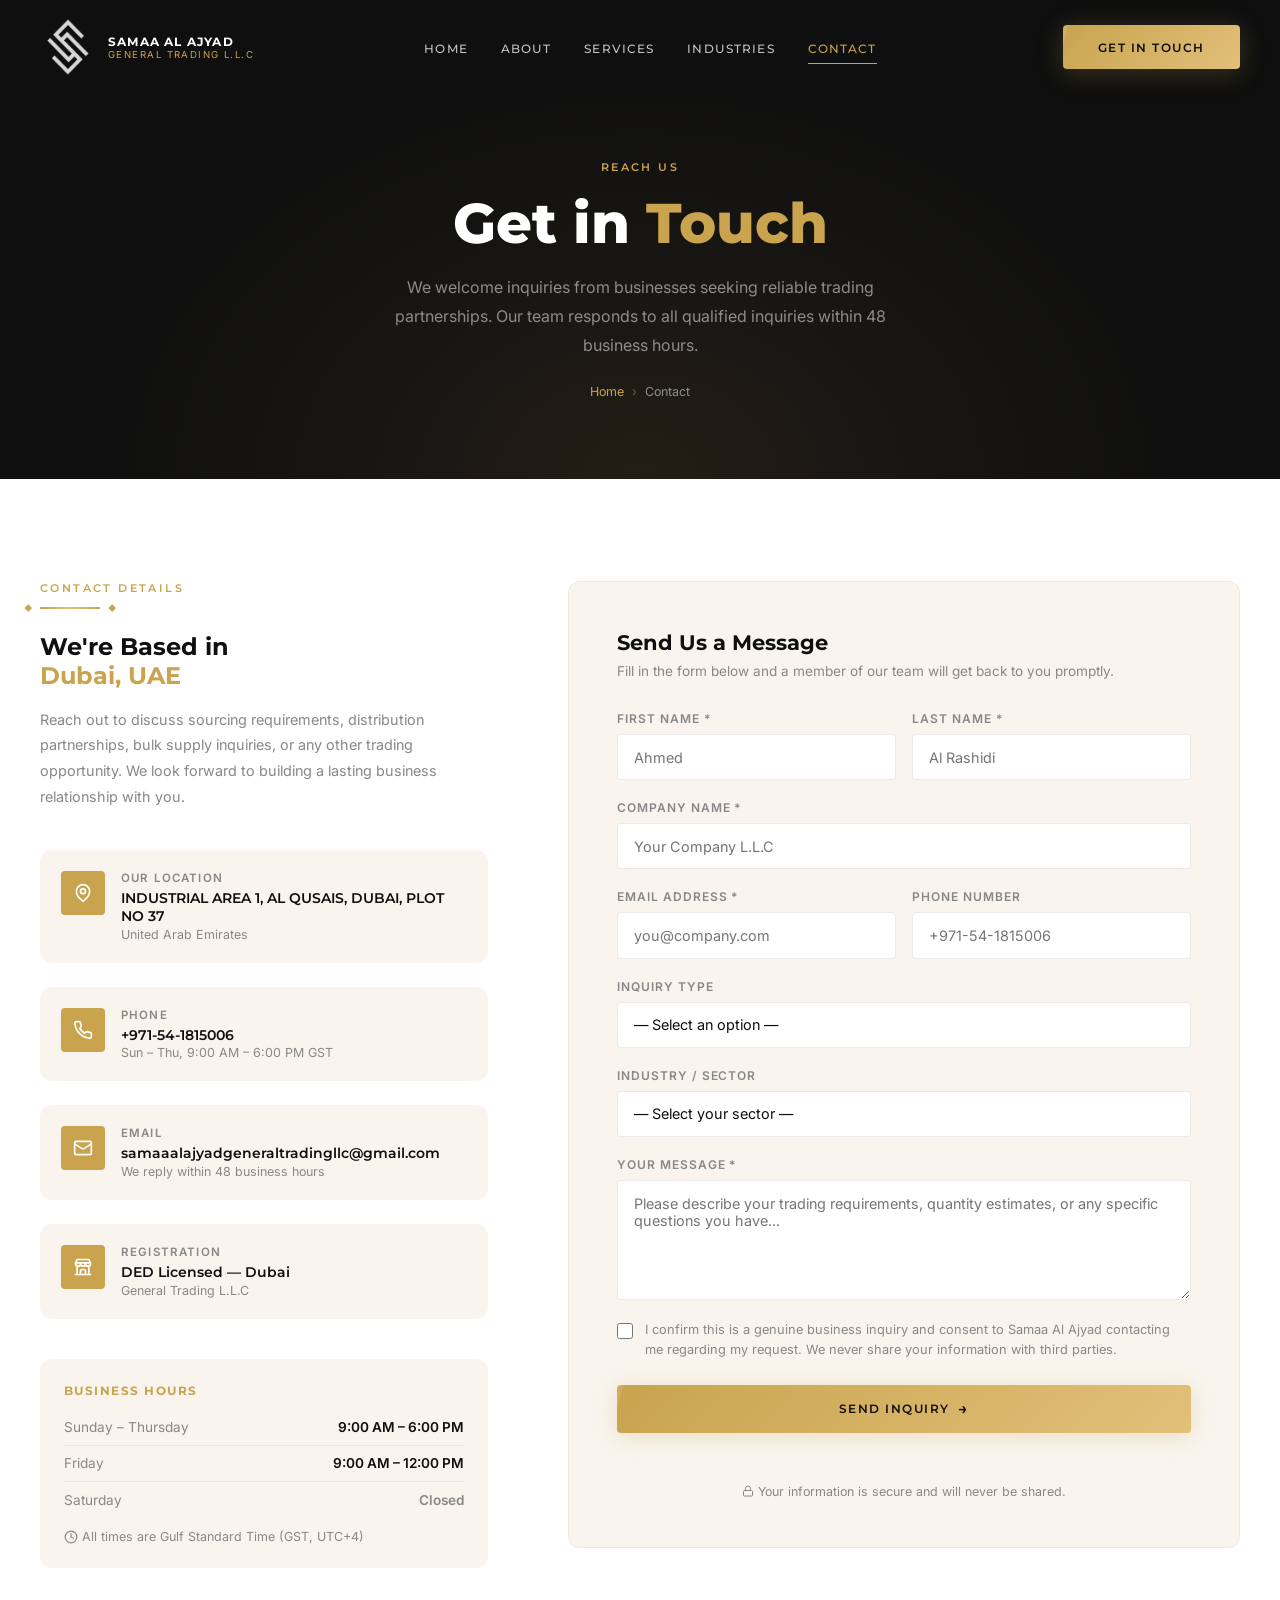
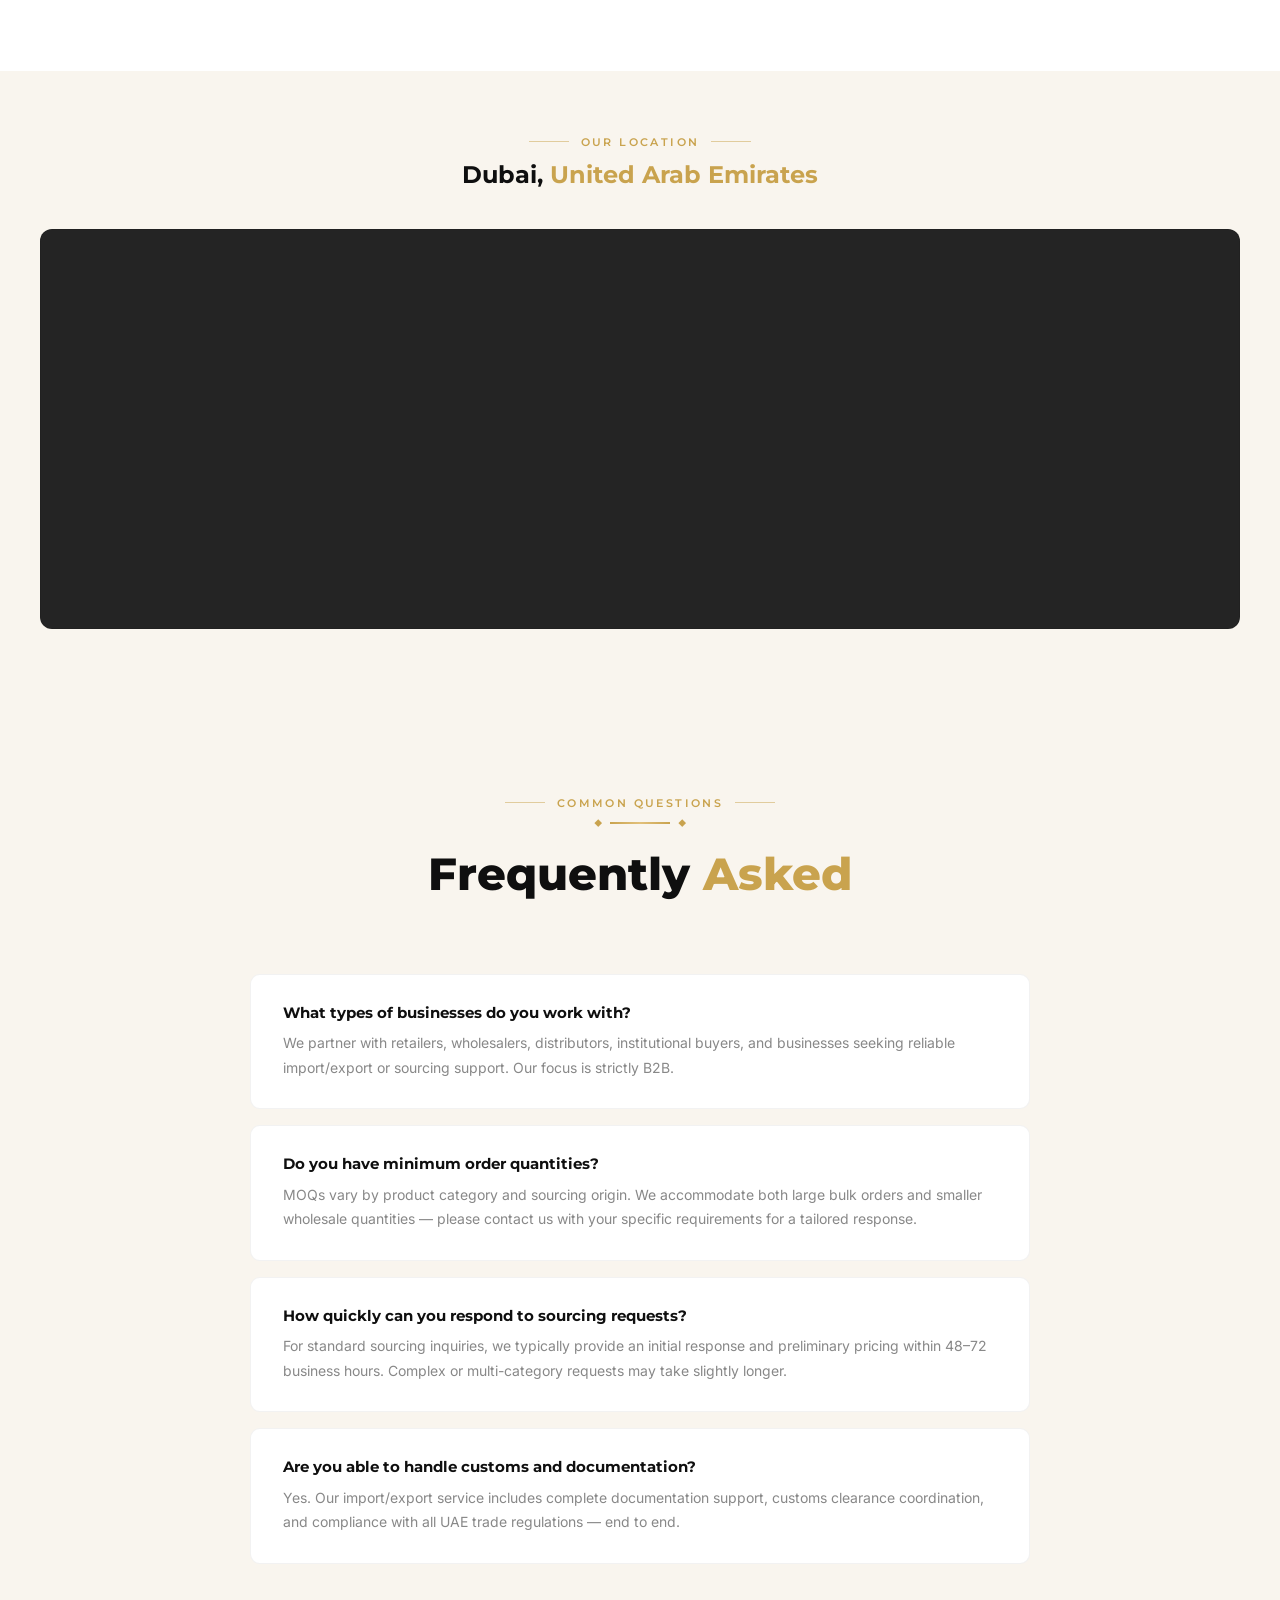
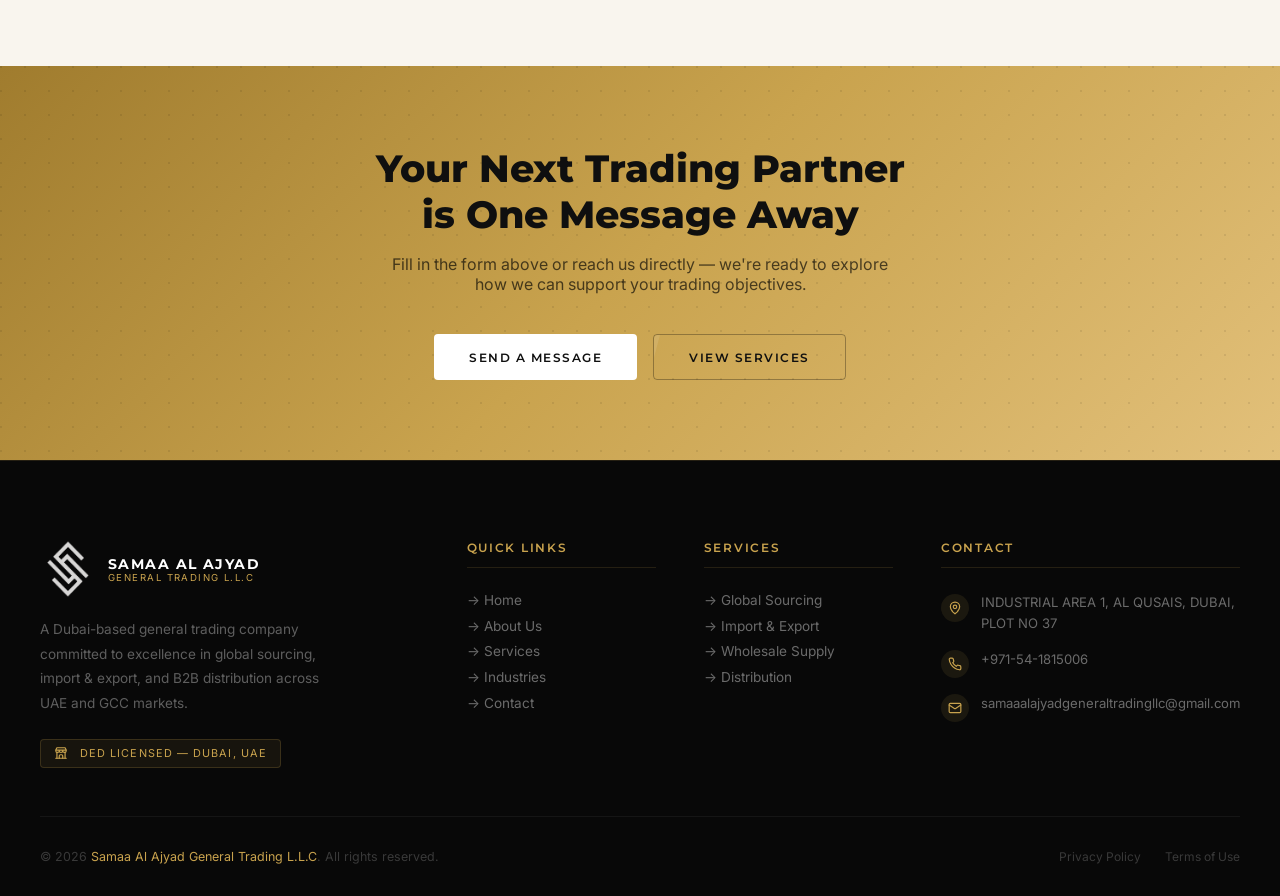
<file: contact.html>
<!DOCTYPE html>
<html lang="en">

<head>
    <meta charset="UTF-8">
    <meta name="viewport" content="width=device-width, initial-scale=1.0">
    <title>Contact — Samaa Al Ajyad General Trading L.L.C</title>
    <meta name="description"
        content="Contact Samaa Al Ajyad General Trading in Dubai, UAE. Request a quote, discuss partnerships, or reach our team directly.">
    <link rel="stylesheet" href="style.css">
</head>

<body>

    <!-- ── Navbar ──────────────────────────────────────────────── -->
    <nav id="navbar">
        <div class="nav-container">
            <a href="index.html" class="nav-logo">
                <img class="logo-mark" src="assets/Saama Al Ajyad General Trading LOGOTP.png"
                    alt="Samaa Al Ajyad General Trading logo">
                <div class="logo-text">
                    <span class="logo-name">Samaa Al Ajyad</span>
                    <span class="logo-sub">General Trading L.L.C</span>
                </div>
            </a>
            <ul class="nav-links" id="navLinks">
                <li><a href="index.html">Home</a></li>
                <li><a href="about.html">About</a></li>
                <li><a href="services.html">Services</a></li>
                <li><a href="industries.html">Industries</a></li>
                <li><a href="contact.html">Contact</a></li>
            </ul>
            <a href="contact.html" class="btn btn-gold nav-cta">Get in Touch</a>
            <button class="nav-hamburger" id="hamburger" aria-label="Menu" aria-expanded="false">
                <span></span><span></span><span></span>
            </button>
        </div>
    </nav>

    <!-- ── Page Header ──────────────────────────────────────────── -->
    <div class="page-header">
        <div class="container">
            <div class="page-header-content">
                <span class="section-label page-header-label">Reach Us</span>
                <h1>Get in <span style="color:var(--gold)">Touch</span></h1>
                <p>We welcome inquiries from businesses seeking reliable trading partnerships. Our team responds to all
                    qualified inquiries within 48 business hours.</p>
                <div class="page-breadcrumb">
                    <a href="index.html">Home</a>
                    <span>›</span>
                    <span style="color:rgba(255,255,255,0.5)">Contact</span>
                </div>
            </div>
        </div>
    </div>

    <!-- ── Contact Main ──────────────────────────────────────────── -->
    <section class="section contact-main">
        <div class="container">
            <div class="contact-grid">
                <!-- Info Side -->
                <div class="reveal-left">
                    <div class="section-label">Contact Details</div>
                    <div class="ornament left"></div>
                    <h2 class="contact-info-title">We're Based in<br><span style="color:var(--gold)">Dubai, UAE</span>
                    </h2>
                    <p class="contact-info-desc">
                        Reach out to discuss sourcing requirements, distribution partnerships,
                        bulk supply inquiries, or any other trading opportunity. We look forward
                        to building a lasting business relationship with you.
                    </p>
                    <div class="contact-details">
                        <div class="contact-detail-item">
                            <div class="cdi-icon">
                                <svg xmlns="http://www.w3.org/2000/svg" width="24" height="24" viewBox="0 0 24 24"
                                    fill="none" stroke="currentColor" stroke-width="2" stroke-linecap="round"
                                    stroke-linejoin="round">
                                    <path d="M20 10c0 6-8 12-8 12s-8-6-8-12a8 8 0 0 1 16 0Z" />
                                    <circle cx="12" cy="10" r="3" />
                                </svg>
                            </div>
                            <div>
                                <div class="cdi-label">Our Location</div>
                                <div class="cdi-value">INDUSTRIAL AREA 1, AL QUSAIS, DUBAI, PLOT NO 37</div>
                                <div class="cdi-sub">United Arab Emirates</div>
                            </div>
                        </div>
                        <div class="contact-detail-item">
                            <div class="cdi-icon">
                                <svg xmlns="http://www.w3.org/2000/svg" width="24" height="24" viewBox="0 0 24 24"
                                    fill="none" stroke="currentColor" stroke-width="2" stroke-linecap="round"
                                    stroke-linejoin="round">
                                    <path
                                        d="M22 16.92v3a2 2 0 0 1-2.18 2 19.79 19.79 0 0 1-8.63-3.07 19.5 19.5 0 0 1-6-6 19.79 19.79 0 0 1-3.07-8.67A2 2 0 0 1 4.11 2h3a2 2 0 0 1 2 1.72 12.84 12.84 0 0 0 .7 2.81 2 2 0 0 1-.45 2.11L8.09 9.91a16 16 0 0 0 6 6l1.27-1.27a2 2 0 0 1 2.11-.45 12.84 12.84 0 0 0 2.81.7A2 2 0 0 1 22 16.92z" />
                                </svg>
                            </div>
                            <div>
                                <div class="cdi-label">Phone</div>
                                <div class="cdi-value">+971-54-1815006</div>
                                <div class="cdi-sub">Sun – Thu, 9:00 AM – 6:00 PM GST</div>
                            </div>
                        </div>
                        <div class="contact-detail-item">
                            <div class="cdi-icon">
                                <svg xmlns="http://www.w3.org/2000/svg" width="24" height="24" viewBox="0 0 24 24"
                                    fill="none" stroke="currentColor" stroke-width="2" stroke-linecap="round"
                                    stroke-linejoin="round">
                                    <rect width="20" height="16" x="2" y="4" rx="2" />
                                    <path d="m22 7-8.97 5.7a1.94 1.94 0 0 1-2.06 0L2 7" />
                                </svg>
                            </div>
                            <div>
                                <div class="cdi-label">Email</div>
                                <div class="cdi-value">samaaalajyadgeneraltradingllc@gmail.com</div>
                                <div class="cdi-sub">We reply within 48 business hours</div>
                            </div>
                        </div>
                        <div class="contact-detail-item">
                            <div class="cdi-icon">
                                <svg xmlns="http://www.w3.org/2000/svg" width="24" height="24" viewBox="0 0 24 24"
                                    fill="none" stroke="currentColor" stroke-width="2" stroke-linecap="round"
                                    stroke-linejoin="round">
                                    <path d="M3 21h18" />
                                    <path
                                        d="M3 7v1a3 3 0 0 0 6 0V7m0 1a3 3 0 0 0 6 0V7m0 1a3 3 0 0 0 6 0V7H3l2-4h14l2 4" />
                                    <path d="M5 21V10.85" />
                                    <path d="M19 21V10.85" />
                                    <path d="M9 21v-4a2 2 0 0 1 2-2h2a2 2 0 0 1 2 2v4" />
                                </svg>
                            </div>
                            <div>
                                <div class="cdi-label">Registration</div>
                                <div class="cdi-value">DED Licensed — Dubai</div>
                                <div class="cdi-sub">General Trading L.L.C</div>
                            </div>
                        </div>
                    </div>

                    <div style="margin-top:2.5rem; padding:1.5rem; background:var(--beige); border-radius:12px;">
                        <div
                            style="font-family:var(--font-head); font-size:0.78rem; font-weight:700; letter-spacing:0.12em; text-transform:uppercase; color:var(--gold); margin-bottom:0.75rem;">
                            Business Hours</div>
                        <div
                            style="display:flex; justify-content:space-between; padding:0.6rem 0; border-bottom:1px solid rgba(0,0,0,0.06); font-size:0.85rem;">
                            <span style="color:var(--text-muted);">Sunday – Thursday</span>
                            <span style="font-weight:600; color:var(--black);">9:00 AM – 6:00 PM</span>
                        </div>
                        <div
                            style="display:flex; justify-content:space-between; padding:0.6rem 0; border-bottom:1px solid rgba(0,0,0,0.06); font-size:0.85rem;">
                            <span style="color:var(--text-muted);">Friday</span>
                            <span style="font-weight:600; color:var(--black);">9:00 AM – 12:00 PM</span>
                        </div>
                        <div style="display:flex; justify-content:space-between; padding:0.6rem 0; font-size:0.85rem;">
                            <span style="color:var(--text-muted);">Saturday</span>
                            <span style="font-weight:600; color:var(--text-muted);">Closed</span>
                        </div>
                        <div
                            style="margin-top:0.75rem; font-size:0.78rem; color:var(--text-muted); display:flex; align-items:center; gap:4px;">
                            <svg xmlns="http://www.w3.org/2000/svg" width="14" height="14" viewBox="0 0 24 24"
                                fill="none" stroke="currentColor" stroke-width="2" stroke-linecap="round"
                                stroke-linejoin="round">
                                <circle cx="12" cy="12" r="10" />
                                <polyline points="12 6 12 12 16 14" />
                            </svg>
                            All times are Gulf Standard Time (GST, UTC+4)
                        </div>
                    </div>
                </div>

                <!-- Form Side -->
                <div class="contact-form-wrap reveal-right">
                    <div class="form-title">Send Us a Message</div>
                    <div class="form-sub">Fill in the form below and a member of our team will get back to you promptly.
                    </div>
                    <form id="contactForm" novalidate>
                        <div class="form-row">
                            <div class="form-group">
                                <label class="form-label" for="fname">First Name *</label>
                                <input type="text" id="fname" name="firstName" class="form-input" placeholder="Ahmed"
                                    required>
                            </div>
                            <div class="form-group">
                                <label class="form-label" for="lname">Last Name *</label>
                                <input type="text" id="lname" name="lastName" class="form-input"
                                    placeholder="Al Rashidi" required>
                            </div>
                        </div>
                        <div class="form-group">
                            <label class="form-label" for="company">Company Name *</label>
                            <input type="text" id="company" name="company" class="form-input"
                                placeholder="Your Company L.L.C" required>
                        </div>
                        <div class="form-row">
                            <div class="form-group">
                                <label class="form-label" for="email">Email Address *</label>
                                <input type="email" id="email" name="email" class="form-input"
                                    placeholder="you@company.com" required>
                            </div>
                            <div class="form-group">
                                <label class="form-label" for="phone">Phone Number</label>
                                <input type="tel" id="phone" name="phone" class="form-input"
                                    placeholder="+971-54-1815006">
                            </div>
                        </div>
                        <div class="form-group">
                            <label class="form-label" for="inquiry">Inquiry Type</label>
                            <select id="inquiry" name="inquiryType" class="form-select form-input">
                                <option value="">— Select an option —</option>
                                <option value="sourcing">Global Sourcing Inquiry</option>
                                <option value="import">Import / Export Support</option>
                                <option value="wholesale">Wholesale Supply Request</option>
                                <option value="distribution">Distribution Partnership</option>
                                <option value="quote">Request a Quote</option>
                                <option value="general">General Inquiry</option>
                            </select>
                        </div>
                        <div class="form-group">
                            <label class="form-label" for="industry">Industry / Sector</label>
                            <select id="industry" name="industry" class="form-select form-input">
                                <option value="">— Select your sector —</option>
                                <option value="garments">Apparel &amp; Garments</option>
                                <option value="footwear">Footwear</option>
                                <option value="consumer">Consumer Goods</option>
                                <option value="general">General Merchandise</option>
                                <option value="other">Other</option>
                            </select>
                        </div>
                        <div class="form-group">
                            <label class="form-label" for="message">Your Message *</label>
                            <textarea id="message" name="message" class="form-textarea"
                                placeholder="Please describe your trading requirements, quantity estimates, or any specific questions you have..."
                                required></textarea>
                        </div>
                        <div style="margin-bottom:1.5rem; display:flex; align-items:flex-start; gap:0.75rem;">
                            <input type="checkbox" id="consent" name="consent"
                                style="margin-top:0.2rem; accent-color:var(--gold); width:16px; height:16px; flex-shrink:0;">
                            <label for="consent"
                                style="font-size:0.8rem; color:var(--text-muted); line-height:1.6; cursor:pointer;">
                                I confirm this is a genuine business inquiry and consent to Samaa Al Ajyad contacting me
                                regarding my request. We never share your information with third parties.
                            </label>
                        </div>
                        <button type="submit" class="btn btn-gold" style="width:100%; justify-content:center;">
                            Send Inquiry
                            <span style="font-size:1rem;">→</span>
                        </button>
                        <p id="formStatus" class="form-status" role="status" aria-live="polite"></p>
                        <p
                            style="margin-top:1rem; font-size:0.78rem; color:var(--text-muted); text-align:center; display:flex; align-items:center; justify-content:center; gap:4px;">
                            <svg xmlns="http://www.w3.org/2000/svg" width="12" height="12" viewBox="0 0 24 24"
                                fill="none" stroke="currentColor" stroke-width="2" stroke-linecap="round"
                                stroke-linejoin="round">
                                <rect width="18" height="11" x="3" y="11" rx="2" ry="2" />
                                <path d="M7 11V7a5 5 0 0 1 10 0v4" />
                            </svg>
                            Your information is secure and will never be shared.
                        </p>
                    </form>
                    <iframe name="contactFormTransport" id="contactFormTransport" class="form-transport-frame"
                        title="Contact form submission transport"></iframe>
                </div>
            </div>
        </div>
    </section>

    <!-- ── Map Section ───────────────────────────────────────────── -->
    <section class="map-section">
        <div class="container">
            <div class="section-head reveal" style="margin-bottom:2.5rem;">
                <div class="section-label">Our Location</div>
                <h3 style="font-family:var(--font-head); font-size:1.5rem; font-weight:700; color:var(--black);">Dubai,
                    <span style="color:var(--gold)">United Arab Emirates</span>
                </h3>
            </div>
            <div class="map-wrap reveal">
                <!-- Embedded Google Maps — replace src with actual embed URL -->
                <iframe
                    src="https://www.google.com/maps/embed?pb=!1m18!1m12!1m3!1d28861.73988308343!2d55.37308145679469!3d25.28008742762071!2m3!1f0!2f0!3f0!3m2!1i1024!2i768!4f13.1!3m3!1m2!1s0x3e5f5c22bd59c6d3%3A0xdf9254577676c7f1!2sAl%20Qusais%20Industrial%20Area%201!5e0!3m2!1sen!2sin!4v1777269168667!5m2!1sen!2sin"
                    width="100%" height="400" style="border:0; display:block; border-radius:12px;" allowfullscreen=""
                    loading="lazy" referrerpolicy="no-referrer-when-downgrade"
                    title="Al Qusais Industrial Area 1 Location">
                </iframe>
            </div>
        </div>
    </section>

    <!-- ── FAQ ───────────────────────────────────────────────────── -->
    <section class="section" style="background:var(--beige)">
        <div class="container">
            <div class="section-head reveal">
                <div class="section-label">Common Questions</div>
                <div class="ornament"></div>
                <h2 class="section-title">Frequently <span class="gold">Asked</span></h2>
            </div>
            <div style="max-width:780px; margin:0 auto; display:flex; flex-direction:column; gap:1rem;">
                <div class="reveal delay-1"
                    style="background:var(--white); border-radius:10px; padding:1.75rem 2rem; border:1px solid rgba(0,0,0,0.05);">
                    <div
                        style="font-family:var(--font-head); font-weight:700; font-size:0.95rem; color:var(--black); margin-bottom:0.6rem;">
                        What types of businesses do you work with?</div>
                    <p style="font-size:0.875rem; line-height:1.75; color:var(--text-muted);">We partner with retailers,
                        wholesalers, distributors, institutional buyers, and businesses seeking reliable import/export
                        or sourcing support. Our focus is strictly B2B.</p>
                </div>
                <div class="reveal delay-2"
                    style="background:var(--white); border-radius:10px; padding:1.75rem 2rem; border:1px solid rgba(0,0,0,0.05);">
                    <div
                        style="font-family:var(--font-head); font-weight:700; font-size:0.95rem; color:var(--black); margin-bottom:0.6rem;">
                        Do you have minimum order quantities?</div>
                    <p style="font-size:0.875rem; line-height:1.75; color:var(--text-muted);">MOQs vary by product
                        category and sourcing origin. We accommodate both large bulk orders and smaller wholesale
                        quantities — please contact us with your specific requirements for a tailored response.</p>
                </div>
                <div class="reveal delay-3"
                    style="background:var(--white); border-radius:10px; padding:1.75rem 2rem; border:1px solid rgba(0,0,0,0.05);">
                    <div
                        style="font-family:var(--font-head); font-weight:700; font-size:0.95rem; color:var(--black); margin-bottom:0.6rem;">
                        How quickly can you respond to sourcing requests?</div>
                    <p style="font-size:0.875rem; line-height:1.75; color:var(--text-muted);">For standard sourcing
                        inquiries, we typically provide an initial response and preliminary pricing within 48–72
                        business hours. Complex or multi-category requests may take slightly longer.</p>
                </div>
                <div class="reveal delay-4"
                    style="background:var(--white); border-radius:10px; padding:1.75rem 2rem; border:1px solid rgba(0,0,0,0.05);">
                    <div
                        style="font-family:var(--font-head); font-weight:700; font-size:0.95rem; color:var(--black); margin-bottom:0.6rem;">
                        Are you able to handle customs and documentation?</div>
                    <p style="font-size:0.875rem; line-height:1.75; color:var(--text-muted);">Yes. Our import/export
                        service includes complete documentation support, customs clearance coordination, and compliance
                        with all UAE trade regulations — end to end.</p>
                </div>
            </div>
        </div>
    </section>

    <!-- ── CTA ────────────────────────────────────────────────────── -->
    <section class="cta-banner">
        <div class="container">
            <div class="cta-content reveal">
                <h2 class="cta-title">Your Next Trading Partner<br>is One Message Away</h2>
                <p class="cta-sub">Fill in the form above or reach us directly — we're ready to explore how we can
                    support your trading objectives.</p>
                <div class="cta-actions">
                    <a href="#contactForm" class="btn btn-white">Send a Message</a>
                    <a href="services.html" class="btn btn-outline"
                        style="border-color:rgba(0,0,0,0.3); color:var(--black);">View Services</a>
                </div>
            </div>
        </div>
    </section>

    <!-- ── Footer ────────────────────────────────────────────────── -->
    <footer>
        <div class="container">
            <div class="footer-grid">
                <div class="footer-brand">
                    <div class="nav-logo">
                        <img class="logo-mark" src="assets/Saama Al Ajyad General Trading LOGOTP.png"
                            alt="Samaa Al Ajyad General Trading logo">
                        <div class="logo-text">
                            <span class="logo-name">Samaa Al Ajyad</span>
                            <span class="logo-sub">General Trading L.L.C</span>
                        </div>
                    </div>
                    <p class="footer-desc">A Dubai-based general trading company committed to excellence in global
                        sourcing, import & export, and B2B distribution across UAE and GCC markets.</p>
                    <div class="footer-cert">
                        <svg xmlns="http://www.w3.org/2000/svg" width="14" height="14" viewBox="0 0 24 24" fill="none"
                            stroke="currentColor" stroke-width="2" stroke-linecap="round" stroke-linejoin="round"
                            style="margin-right:4px;">
                            <path d="M3 21h18" />
                            <path d="M3 7v1a3 3 0 0 0 6 0V7m0 1a3 3 0 0 0 6 0V7m0 1a3 3 0 0 0 6 0V7H3l2-4h14l2 4" />
                            <path d="M5 21V10.85" />
                            <path d="M19 21V10.85" />
                            <path d="M9 21v-4a2 2 0 0 1 2-2h2a2 2 0 0 1 2 2v4" />
                        </svg>
                        DED Licensed — Dubai, UAE
                    </div>
                </div>
                <div>
                    <div class="footer-col-title">Quick Links</div>
                    <ul class="footer-links">
                        <li><a href="index.html">→ Home</a></li>
                        <li><a href="about.html">→ About Us</a></li>
                        <li><a href="services.html">→ Services</a></li>
                        <li><a href="industries.html">→ Industries</a></li>
                        <li><a href="contact.html">→ Contact</a></li>
                    </ul>
                </div>
                <div>
                    <div class="footer-col-title">Services</div>
                    <ul class="footer-links">
                        <li><a href="services.html">→ Global Sourcing</a></li>
                        <li><a href="services.html">→ Import &amp; Export</a></li>
                        <li><a href="services.html">→ Wholesale Supply</a></li>
                        <li><a href="services.html">→ Distribution</a></li>
                    </ul>
                </div>
                <div>
                    <div class="footer-col-title">Contact</div>
                    <div class="footer-contact-list">
                        <div class="footer-contact-item">
                            <div class="contact-icon">
                                <svg xmlns="http://www.w3.org/2000/svg" width="14" height="14" viewBox="0 0 24 24"
                                    fill="none" stroke="currentColor" stroke-width="2" stroke-linecap="round"
                                    stroke-linejoin="round">
                                    <path d="M20 10c0 6-8 12-8 12s-8-6-8-12a8 8 0 0 1 16 0Z" />
                                    <circle cx="12" cy="10" r="3" />
                                </svg>
                            </div>
                            <div class="contact-detail">INDUSTRIAL AREA 1, AL QUSAIS, DUBAI, PLOT NO 37</div>
                        </div>
                        <div class="footer-contact-item">
                            <div class="contact-icon">
                                <svg xmlns="http://www.w3.org/2000/svg" width="14" height="14" viewBox="0 0 24 24"
                                    fill="none" stroke="currentColor" stroke-width="2" stroke-linecap="round"
                                    stroke-linejoin="round">
                                    <path
                                        d="M22 16.92v3a2 2 0 0 1-2.18 2 19.79 19.79 0 0 1-8.63-3.07 19.5 19.5 0 0 1-6-6 19.79 19.79 0 0 1-3.07-8.67A2 2 0 0 1 4.11 2h3a2 2 0 0 1 2 1.72 12.84 12.84 0 0 0 .7 2.81 2 2 0 0 1-.45 2.11L8.09 9.91a16 16 0 0 0 6 6l1.27-1.27a2 2 0 0 1 2.11-.45 12.84 12.84 0 0 0 2.81.7A2 2 0 0 1 22 16.92z" />
                                </svg>
                            </div>
                            <div class="contact-detail">+971-54-1815006</div>
                        </div>
                        <div class="footer-contact-item">
                            <div class="contact-icon">
                                <svg xmlns="http://www.w3.org/2000/svg" width="14" height="14" viewBox="0 0 24 24"
                                    fill="none" stroke="currentColor" stroke-width="2" stroke-linecap="round"
                                    stroke-linejoin="round">
                                    <rect width="20" height="16" x="2" y="4" rx="2" />
                                    <path d="m22 7-8.97 5.7a1.94 1.94 0 0 1-2.06 0L2 7" />
                                </svg>
                            </div>
                            <div class="contact-detail">samaaalajyadgeneraltradingllc@gmail.com</div>
                        </div>
                    </div>
                </div>
            </div>
            <div class="footer-bottom">
                <p class="footer-copy">© 2026 <span>Samaa Al Ajyad General Trading L.L.C</span>. All rights reserved.
                </p>
                <div class="footer-legal">
                    <a href="#">Privacy Policy</a>
                    <a href="#">Terms of Use</a>
                </div>
            </div>
        </div>
    </footer>

    <script src="script.js"></script>
</body>

</html>
</file>
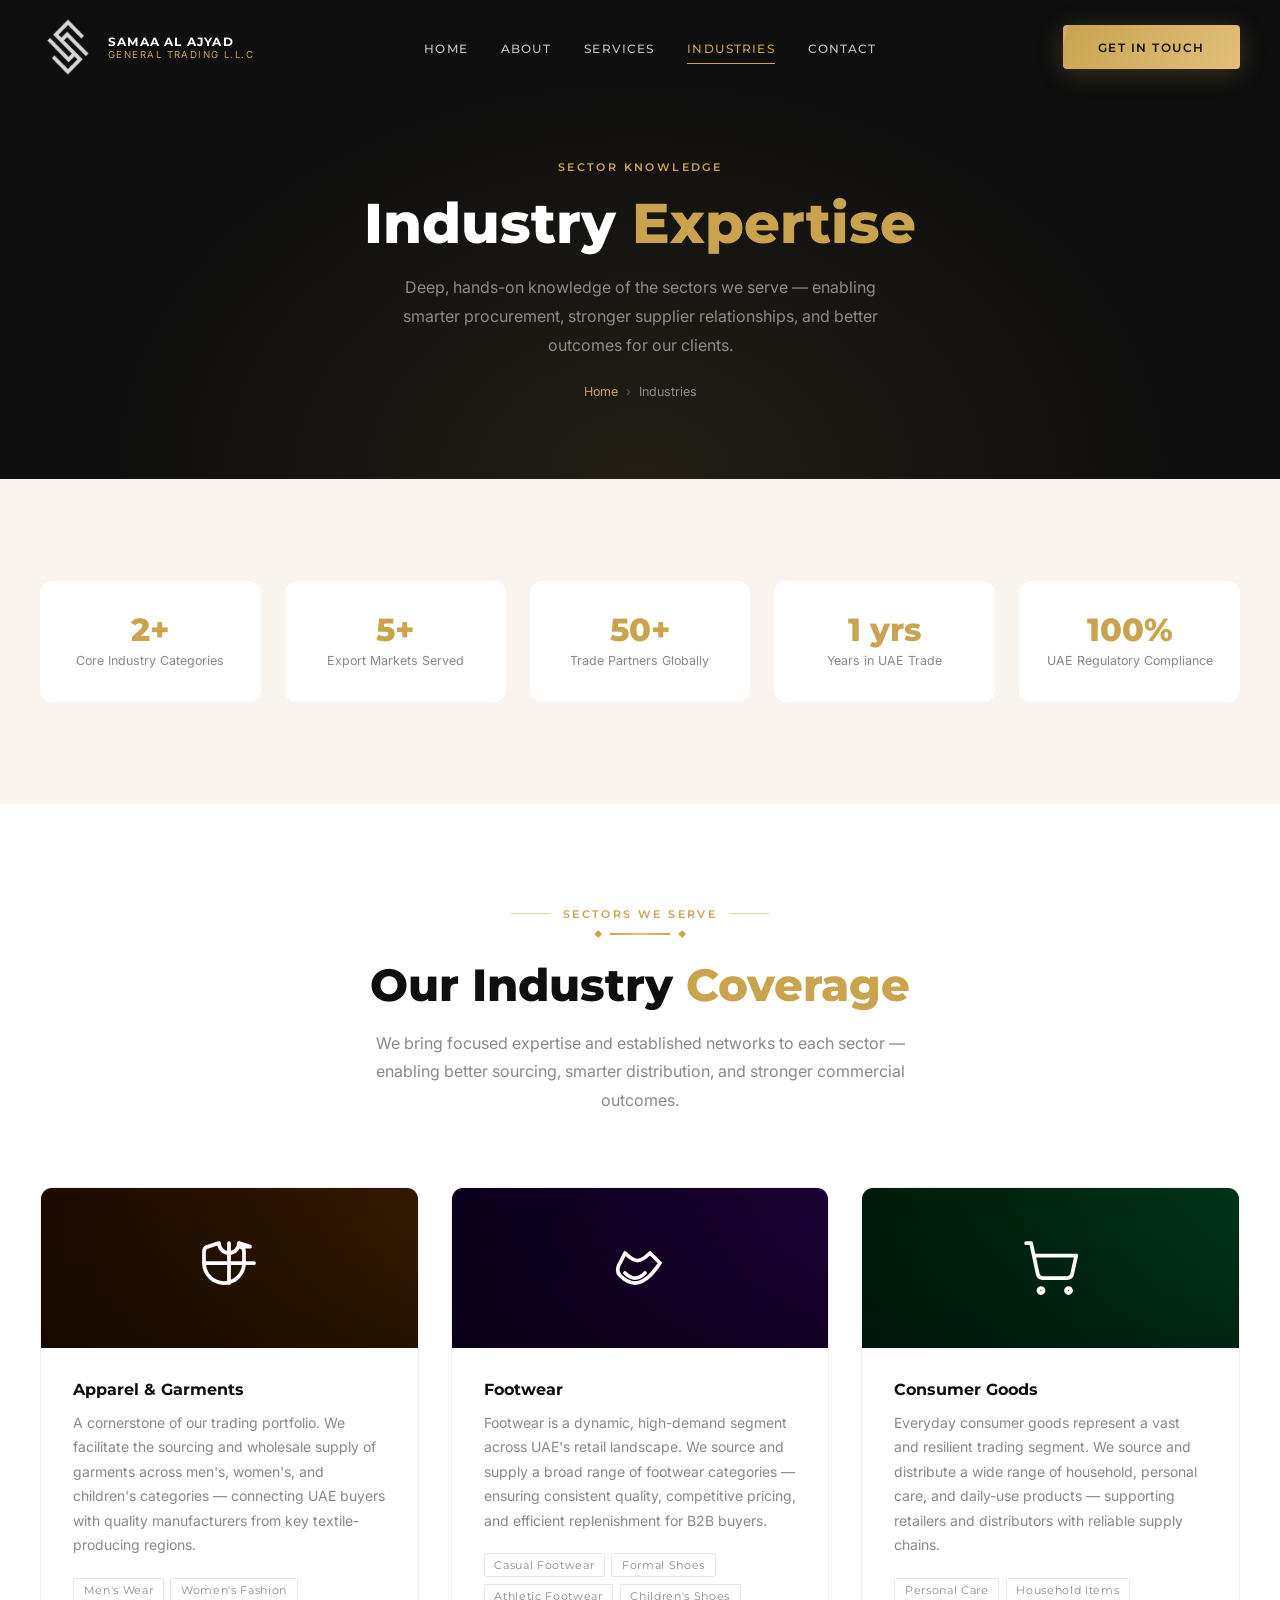
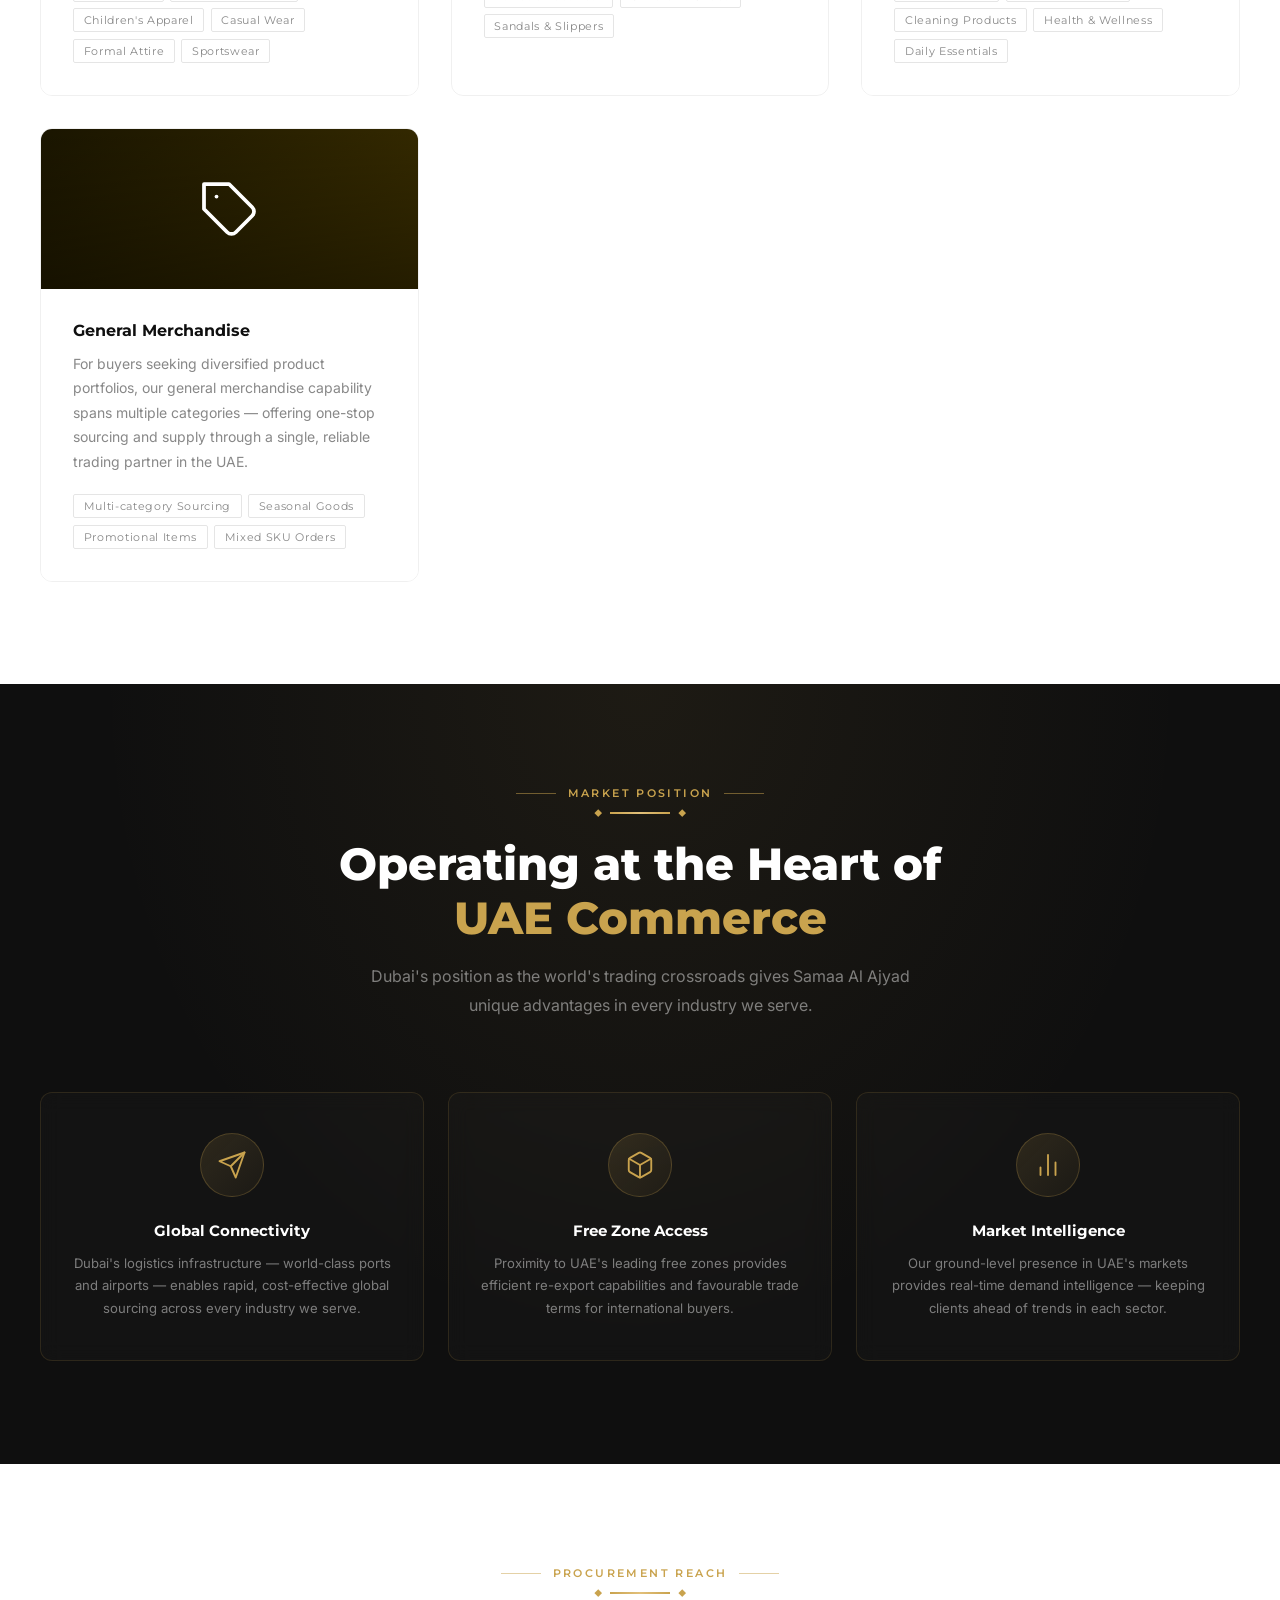
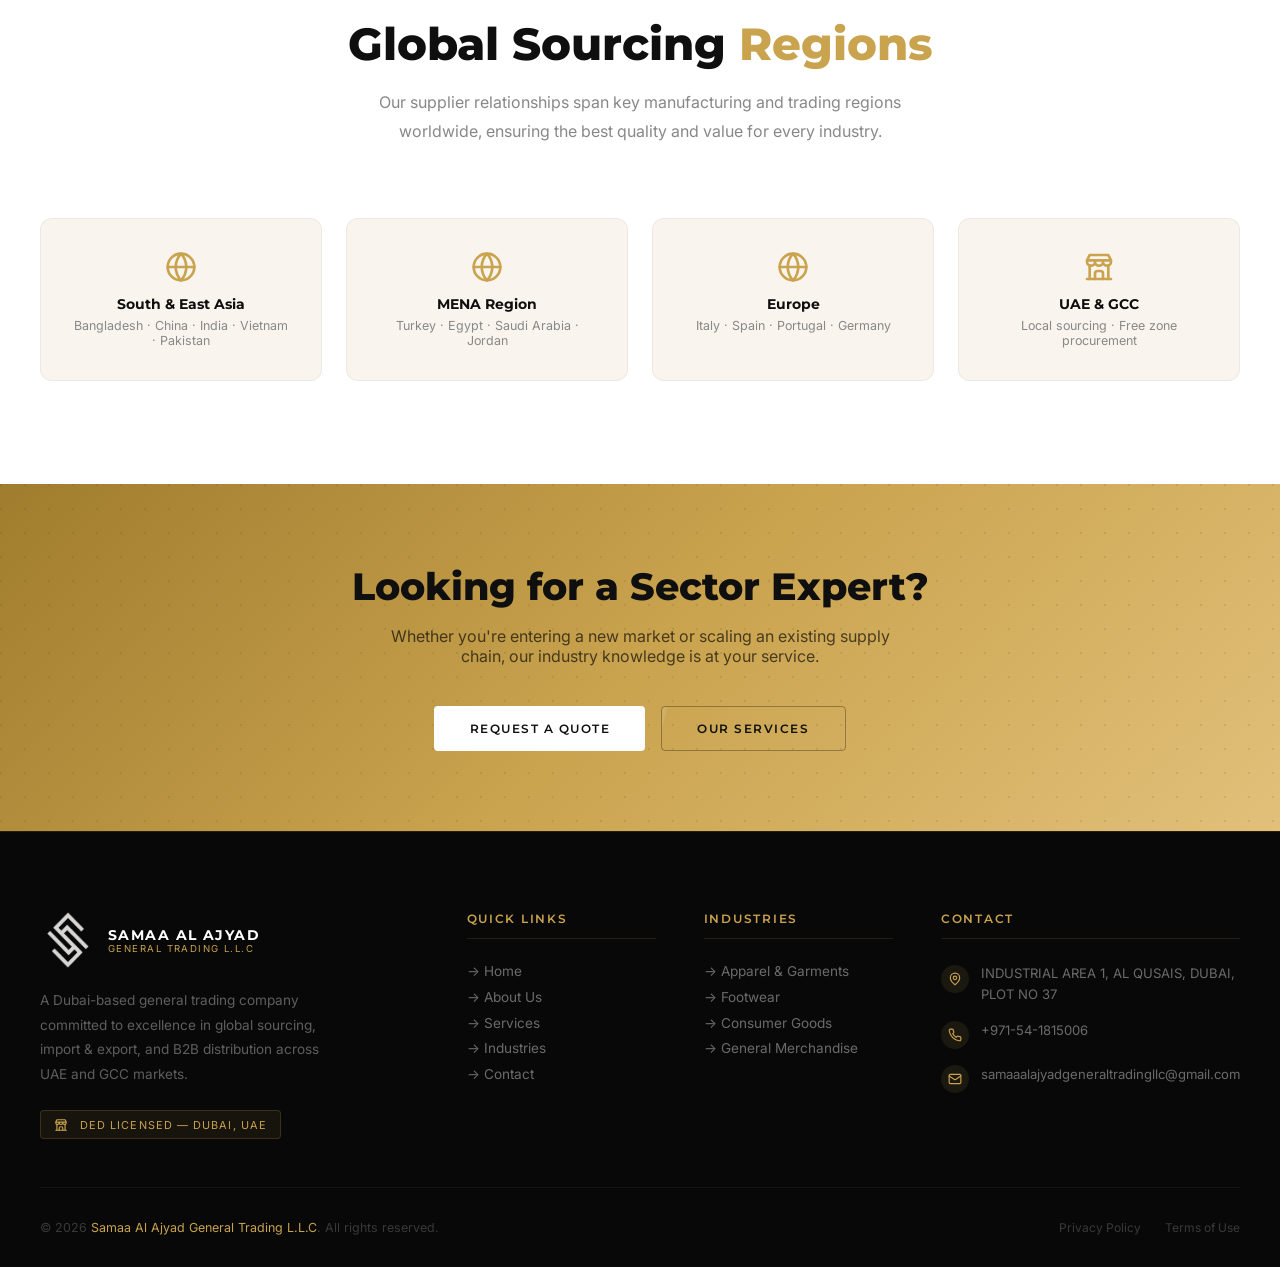
<file: industries.html>
<!DOCTYPE html>
<html lang="en">

<head>
    <meta charset="UTF-8">
    <meta name="viewport" content="width=device-width, initial-scale=1.0">
    <title>Industries — Samaa Al Ajyad General Trading L.L.C</title>
    <meta name="description"
        content="Industry expertise in apparel, garments, footwear, and consumer goods — high-level B2B trading knowledge across key sectors.">
    <link rel="stylesheet" href="style.css">
</head>

<body>

    <!-- ── Navbar ──────────────────────────────────────────────── -->
    <nav id="navbar">
        <div class="nav-container">
            <a href="index.html" class="nav-logo">
                <img class="logo-mark" src="assets/Saama Al Ajyad General Trading LOGOTP.png"
                    alt="Samaa Al Ajyad General Trading logo">
                <div class="logo-text">
                    <span class="logo-name">Samaa Al Ajyad</span>
                    <span class="logo-sub">General Trading L.L.C</span>
                </div>
            </a>
            <ul class="nav-links" id="navLinks">
                <li><a href="index.html">Home</a></li>
                <li><a href="about.html">About</a></li>
                <li><a href="services.html">Services</a></li>
                <li><a href="industries.html">Industries</a></li>
                <li><a href="contact.html">Contact</a></li>
            </ul>
            <a href="contact.html" class="btn btn-gold nav-cta">Get in Touch</a>
            <button class="nav-hamburger" id="hamburger" aria-label="Menu" aria-expanded="false">
                <span></span><span></span><span></span>
            </button>
        </div>
    </nav>

    <!-- ── Page Header ──────────────────────────────────────────── -->
    <div class="page-header">
        <div class="container">
            <div class="page-header-content">
                <span class="section-label page-header-label">Sector Knowledge</span>
                <h1>Industry <span style="color:var(--gold)">Expertise</span></h1>
                <p>Deep, hands-on knowledge of the sectors we serve — enabling smarter procurement, stronger supplier
                    relationships, and better outcomes for our clients.</p>
                <div class="page-breadcrumb">
                    <a href="index.html">Home</a>
                    <span>›</span>
                    <span style="color:rgba(255,255,255,0.5)">Industries</span>
                </div>
            </div>
        </div>
    </div>

    <!-- ── Expertise Numbers ─────────────────────────────────────── -->
    <section class="section expertise-section" style="background:var(--beige)">
        <div class="container">
            <div class="expertise-grid">
                <div class="exp-item reveal delay-1">
                    <div class="exp-num" data-target="2" data-suffix="+">0+</div>
                    <div class="exp-label">Core Industry Categories</div>
                </div>
                <div class="exp-item reveal delay-2">
                    <div class="exp-num" data-target="5" data-suffix="+">0+</div>
                    <div class="exp-label">Export Markets Served</div>
                </div>
                <div class="exp-item reveal delay-3">
                    <div class="exp-num" data-target="50" data-suffix="+">0+</div>
                    <div class="exp-label">Trade Partners Globally</div>
                </div>
                <div class="exp-item reveal delay-4">
                    <div class="exp-num" data-target="1" data-suffix=" yrs">0</div>
                    <div class="exp-label">Years in UAE Trade</div>
                </div>
                <div class="exp-item reveal delay-5">
                    <div class="exp-num" data-target="100" data-suffix="%">0%</div>
                    <div class="exp-label">UAE Regulatory Compliance</div>
                </div>
            </div>
        </div>
    </section>

    <!-- ── Industries Main ───────────────────────────────────────── -->
    <section class="section industries-main">
        <div class="container">
            <div class="section-head reveal">
                <div class="section-label">Sectors We Serve</div>
                <div class="ornament"></div>
                <h2 class="section-title">Our Industry <span class="gold">Coverage</span></h2>
                <p class="section-desc">We bring focused expertise and established networks to each sector — enabling
                    better sourcing, smarter distribution, and stronger commercial outcomes.</p>
            </div>
            <div class="ind-grid">
                <!-- Apparel -->
                <div class="ind-card reveal delay-1">
                    <div class="ind-card-header" style="background:linear-gradient(135deg,#1A0A00,#3D1F00);">
                        <span
                            style="position:relative;z-index:1;font-size:3.5rem;color:var(--white);display:flex;justify-content:center;align-items:center;">
                            <svg xmlns="http://www.w3.org/2000/svg" width="60" height="60" viewBox="0 0 24 24"
                                fill="none" stroke="currentColor" stroke-width="1.5" stroke-linecap="round"
                                stroke-linejoin="round">
                                <path
                                    d="M20.38 3.46L16 2a4 4 0 0 1-8 0L3.62 3.46a2 2 0 0 0-1.62 1.96V10a8 8 0 0 0 16 0V5.42a2 2 0 0 0-1.62-1.96z" />
                                <path d="M12 2v16" />
                                <path d="M2 10h20" />
                            </svg>
                        </span>
                    </div>
                    <div class="ind-card-body">
                        <div class="ind-card-title">Apparel &amp; Garments</div>
                        <div class="ind-card-desc">
                            A cornerstone of our trading portfolio. We facilitate the sourcing and wholesale
                            supply of garments across men's, women's, and children's categories — connecting
                            UAE buyers with quality manufacturers from key textile-producing regions.
                        </div>
                        <div class="ind-items">
                            <span class="ind-item">Men's Wear</span>
                            <span class="ind-item">Women's Fashion</span>
                            <span class="ind-item">Children's Apparel</span>
                            <span class="ind-item">Casual Wear</span>
                            <span class="ind-item">Formal Attire</span>
                            <span class="ind-item">Sportswear</span>
                        </div>
                    </div>
                </div>

                <!-- Footwear -->
                <div class="ind-card reveal delay-2">
                    <div class="ind-card-header" style="background:linear-gradient(135deg,#0A001A,#1F003D);">
                        <span
                            style="position:relative;z-index:1;font-size:3.5rem;color:var(--white);display:flex;justify-content:center;align-items:center;">
                            <svg xmlns="http://www.w3.org/2000/svg" width="60" height="60" viewBox="0 0 24 24"
                                fill="none" stroke="currentColor" stroke-width="1.5" stroke-linecap="round"
                                stroke-linejoin="round">
                                <path d="M4 10s-2 3 0 5 4 3 6 3 4-1 6-3 4-5 4-5l-4-4s-3 3-5 3-5-3-5-3-2 4-2 4Z" />
                                <path d="M14 14s-2 2-4 2-4-2-4-2" />
                            </svg>
                        </span>
                    </div>
                    <div class="ind-card-body">
                        <div class="ind-card-title">Footwear</div>
                        <div class="ind-card-desc">
                            Footwear is a dynamic, high-demand segment across UAE's retail landscape. We
                            source and supply a broad range of footwear categories — ensuring consistent
                            quality, competitive pricing, and efficient replenishment for B2B buyers.
                        </div>
                        <div class="ind-items">
                            <span class="ind-item">Casual Footwear</span>
                            <span class="ind-item">Formal Shoes</span>
                            <span class="ind-item">Athletic Footwear</span>
                            <span class="ind-item">Children's Shoes</span>
                            <span class="ind-item">Sandals &amp; Slippers</span>
                        </div>
                    </div>
                </div>

                <!-- Consumer Goods -->
                <div class="ind-card reveal delay-3">
                    <div class="ind-card-header" style="background:linear-gradient(135deg,#001A0A,#003D1F);">
                        <span
                            style="position:relative;z-index:1;font-size:3.5rem;color:var(--white);display:flex;justify-content:center;align-items:center;">
                            <svg xmlns="http://www.w3.org/2000/svg" width="60" height="60" viewBox="0 0 24 24"
                                fill="none" stroke="currentColor" stroke-width="1.5" stroke-linecap="round"
                                stroke-linejoin="round">
                                <circle cx="8" cy="21" r="1" />
                                <circle cx="19" cy="21" r="1" />
                                <path
                                    d="M2.05 2.05h2l2.66 12.42a2 2 0 0 0 2 1.58h9.78a2 2 0 0 0 1.95-1.57l1.65-7.43H5.12" />
                            </svg>
                        </span>
                    </div>
                    <div class="ind-card-body">
                        <div class="ind-card-title">Consumer Goods</div>
                        <div class="ind-card-desc">
                            Everyday consumer goods represent a vast and resilient trading segment. We
                            source and distribute a wide range of household, personal care, and daily-use
                            products — supporting retailers and distributors with reliable supply chains.
                        </div>
                        <div class="ind-items">
                            <span class="ind-item">Personal Care</span>
                            <span class="ind-item">Household Items</span>
                            <span class="ind-item">Cleaning Products</span>
                            <span class="ind-item">Health &amp; Wellness</span>
                            <span class="ind-item">Daily Essentials</span>
                        </div>
                    </div>
                </div>

                <!-- General Merchandise -->
                <div class="ind-card reveal delay-4">
                    <div class="ind-card-header" style="background:linear-gradient(135deg,#1A1500,#3D3000);">
                        <span
                            style="position:relative;z-index:1;font-size:3.5rem;color:var(--white);display:flex;justify-content:center;align-items:center;">
                            <svg xmlns="http://www.w3.org/2000/svg" width="60" height="60" viewBox="0 0 24 24"
                                fill="none" stroke="currentColor" stroke-width="1.5" stroke-linecap="round"
                                stroke-linejoin="round">
                                <path
                                    d="M12 2H2v10l9.29 9.29c.94.94 2.48.94 3.42 0l6.58-6.58c.94-.94.94-2.48 0-3.42L12 2Z" />
                                <path d="M7 7h.01" />
                            </svg>
                        </span>
                    </div>
                    <div class="ind-card-body">
                        <div class="ind-card-title">General Merchandise</div>
                        <div class="ind-card-desc">
                            For buyers seeking diversified product portfolios, our general merchandise
                            capability spans multiple categories — offering one-stop sourcing and supply
                            through a single, reliable trading partner in the UAE.
                        </div>
                        <div class="ind-items">
                            <span class="ind-item">Multi-category Sourcing</span>
                            <span class="ind-item">Seasonal Goods</span>
                            <span class="ind-item">Promotional Items</span>
                            <span class="ind-item">Mixed SKU Orders</span>
                        </div>
                    </div>
                </div>
            </div>
        </div>
    </section>

    <!-- ── Market Position ───────────────────────────────────────── -->
    <section class="section why-section">
        <div class="container">
            <div class="section-head reveal">
                <div class="section-label" style="color:var(--gold)">Market Position</div>
                <div class="ornament"></div>
                <h2 class="section-title white">Operating at the Heart of<br><span class="gold">UAE Commerce</span></h2>
                <p class="section-desc" style="color:rgba(255,255,255,0.45)">Dubai's position as the world's trading
                    crossroads gives Samaa Al Ajyad unique advantages in every industry we serve.</p>
            </div>
            <div
                style="display:grid; grid-template-columns:repeat(auto-fit,minmax(280px,1fr)); gap:1.5rem; position:relative; z-index:1;">
                <div class="why-card reveal delay-1">
                    <div class="why-icon">
                        <svg xmlns="http://www.w3.org/2000/svg" width="24" height="24" viewBox="0 0 24 24" fill="none"
                            stroke="currentColor" stroke-width="2" stroke-linecap="round" stroke-linejoin="round">
                            <path d="m22 2-7 20-4-9-9-4Z" />
                            <path d="M22 2 11 13" />
                        </svg>
                    </div>
                    <div class="why-title">Global Connectivity</div>
                    <div class="why-desc">Dubai's logistics infrastructure — world-class ports and airports — enables
                        rapid, cost-effective global sourcing across every industry we serve.</div>
                </div>
                <div class="why-card reveal delay-2">
                    <div class="why-icon">
                        <svg xmlns="http://www.w3.org/2000/svg" width="24" height="24" viewBox="0 0 24 24" fill="none"
                            stroke="currentColor" stroke-width="2" stroke-linecap="round" stroke-linejoin="round">
                            <path
                                d="M21 8a2 2 0 0 0-1-1.73l-7-4a2 2 0 0 0-2 0l-7 4A2 2 0 0 0 3 8v8a2 2 0 0 0 1 1.73l7 4a2 2 0 0 0 2 0l7-4A2 2 0 0 0 21 16Z" />
                            <path d="m3.3 7 8.7 5 8.7-5" />
                            <path d="M12 22V12" />
                        </svg>
                    </div>
                    <div class="why-title">Free Zone Access</div>
                    <div class="why-desc">Proximity to UAE's leading free zones provides efficient re-export
                        capabilities and favourable trade terms for international buyers.</div>
                </div>
                <div class="why-card reveal delay-3">
                    <div class="why-icon">
                        <svg xmlns="http://www.w3.org/2000/svg" width="24" height="24" viewBox="0 0 24 24" fill="none"
                            stroke="currentColor" stroke-width="2" stroke-linecap="round" stroke-linejoin="round">
                            <line x1="18" y1="20" x2="18" y2="10" />
                            <line x1="12" y1="20" x2="12" y2="4" />
                            <line x1="6" y1="20" x2="6" y2="14" />
                        </svg>
                    </div>
                    <div class="why-title">Market Intelligence</div>
                    <div class="why-desc">Our ground-level presence in UAE's markets provides real-time demand
                        intelligence — keeping clients ahead of trends in each sector.</div>
                </div>
            </div>
        </div>
    </section>

    <!-- ── Sourcing Regions ──────────────────────────────────────── -->
    <section class="section" style="background:var(--white)">
        <div class="container">
            <div class="section-head reveal">
                <div class="section-label">Procurement Reach</div>
                <div class="ornament"></div>
                <h2 class="section-title">Global Sourcing <span class="gold">Regions</span></h2>
                <p class="section-desc">Our supplier relationships span key manufacturing and trading regions worldwide,
                    ensuring the best quality and value for every industry.</p>
            </div>
            <div style="display:grid; grid-template-columns:repeat(auto-fit,minmax(200px,1fr)); gap:1.5rem;">
                <div class="reveal delay-1"
                    style="padding:2rem; text-align:center; background:var(--beige); border-radius:12px; border:1px solid rgba(0,0,0,0.05);">
                    <div
                        style="font-size:2rem; margin-bottom:0.75rem; color:var(--gold); display:flex; justify-content:center;">
                        <svg xmlns="http://www.w3.org/2000/svg" width="32" height="32" viewBox="0 0 24 24" fill="none"
                            stroke="currentColor" stroke-width="2" stroke-linecap="round" stroke-linejoin="round">
                            <circle cx="12" cy="12" r="10" />
                            <line x1="2" y1="12" x2="22" y2="12" />
                            <path
                                d="M12 2a15.3 15.3 0 0 1 4 10 15.3 15.3 0 0 1-4 10 15.3 15.3 0 0 1-4-10 15.3 15.3 0 0 1 4-10z" />
                        </svg>
                    </div>
                    <div
                        style="font-family:var(--font-head); font-weight:700; font-size:0.9rem; color:var(--black); margin-bottom:0.35rem;">
                        South &amp; East Asia</div>
                    <div style="font-size:0.78rem; color:var(--text-muted);">Bangladesh · China · India · Vietnam ·
                        Pakistan</div>
                </div>
                <div class="reveal delay-2"
                    style="padding:2rem; text-align:center; background:var(--beige); border-radius:12px; border:1px solid rgba(0,0,0,0.05);">
                    <div
                        style="font-size:2rem; margin-bottom:0.75rem; color:var(--gold); display:flex; justify-content:center;">
                        <svg xmlns="http://www.w3.org/2000/svg" width="32" height="32" viewBox="0 0 24 24" fill="none"
                            stroke="currentColor" stroke-width="2" stroke-linecap="round" stroke-linejoin="round">
                            <circle cx="12" cy="12" r="10" />
                            <line x1="2" y1="12" x2="22" y2="12" />
                            <path
                                d="M12 2a15.3 15.3 0 0 1 4 10 15.3 15.3 0 0 1-4 10 15.3 15.3 0 0 1-4-10 15.3 15.3 0 0 1 4-10z" />
                        </svg>
                    </div>
                    <div
                        style="font-family:var(--font-head); font-weight:700; font-size:0.9rem; color:var(--black); margin-bottom:0.35rem;">
                        MENA Region</div>
                    <div style="font-size:0.78rem; color:var(--text-muted);">Turkey · Egypt · Saudi Arabia · Jordan
                    </div>
                </div>
                <div class="reveal delay-3"
                    style="padding:2rem; text-align:center; background:var(--beige); border-radius:12px; border:1px solid rgba(0,0,0,0.05);">
                    <div
                        style="font-size:2rem; margin-bottom:0.75rem; color:var(--gold); display:flex; justify-content:center;">
                        <svg xmlns="http://www.w3.org/2000/svg" width="32" height="32" viewBox="0 0 24 24" fill="none"
                            stroke="currentColor" stroke-width="2" stroke-linecap="round" stroke-linejoin="round">
                            <circle cx="12" cy="12" r="10" />
                            <line x1="2" y1="12" x2="22" y2="12" />
                            <path
                                d="M12 2a15.3 15.3 0 0 1 4 10 15.3 15.3 0 0 1-4 10 15.3 15.3 0 0 1-4-10 15.3 15.3 0 0 1 4-10z" />
                        </svg>
                    </div>
                    <div
                        style="font-family:var(--font-head); font-weight:700; font-size:0.9rem; color:var(--black); margin-bottom:0.35rem;">
                        Europe</div>
                    <div style="font-size:0.78rem; color:var(--text-muted);">Italy · Spain · Portugal · Germany</div>
                </div>
                <div class="reveal delay-4"
                    style="padding:2rem; text-align:center; background:var(--beige); border-radius:12px; border:1px solid rgba(0,0,0,0.05);">
                    <div
                        style="font-size:2rem; margin-bottom:0.75rem; color:var(--gold); display:flex; justify-content:center;">
                        <svg xmlns="http://www.w3.org/2000/svg" width="32" height="32" viewBox="0 0 24 24" fill="none"
                            stroke="currentColor" stroke-width="2" stroke-linecap="round" stroke-linejoin="round">
                            <path d="M3 21h18" />
                            <path d="M3 7v1a3 3 0 0 0 6 0V7m0 1a3 3 0 0 0 6 0V7m0 1a3 3 0 0 0 6 0V7H3l2-4h14l2 4" />
                            <path d="M5 21V10.85" />
                            <path d="M19 21V10.85" />
                            <path d="M9 21v-4a2 2 0 0 1 2-2h2a2 2 0 0 1 2 2v4" />
                        </svg>
                    </div>
                    <div
                        style="font-family:var(--font-head); font-weight:700; font-size:0.9rem; color:var(--black); margin-bottom:0.35rem;">
                        UAE &amp; GCC</div>
                    <div style="font-size:0.78rem; color:var(--text-muted);">Local sourcing · Free zone procurement
                    </div>
                </div>
            </div>
        </div>
    </section>

    <!-- ── CTA ────────────────────────────────────────────────────── -->
    <section class="cta-banner">
        <div class="container">
            <div class="cta-content reveal">
                <h2 class="cta-title">Looking for a Sector Expert?</h2>
                <p class="cta-sub">Whether you're entering a new market or scaling an existing supply chain, our
                    industry knowledge is at your service.</p>
                <div class="cta-actions">
                    <a href="contact.html" class="btn btn-white">Request a Quote</a>
                    <a href="services.html" class="btn btn-outline"
                        style="border-color:rgba(0,0,0,0.3); color:var(--black);">Our Services</a>
                </div>
            </div>
        </div>
    </section>

    <!-- ── Footer ────────────────────────────────────────────────── -->
    <footer>
        <div class="container">
            <div class="footer-grid">
                <div class="footer-brand">
                    <div class="nav-logo">
                        <img class="logo-mark" src="assets/Saama Al Ajyad General Trading LOGOTP.png"
                            alt="Samaa Al Ajyad General Trading logo">
                        <div class="logo-text">
                            <span class="logo-name">Samaa Al Ajyad</span>
                            <span class="logo-sub">General Trading L.L.C</span>
                        </div>
                    </div>
                    <p class="footer-desc">A Dubai-based general trading company committed to excellence in global
                        sourcing, import & export, and B2B distribution across UAE and GCC markets.</p>
                    <div class="footer-cert">
                        <svg xmlns="http://www.w3.org/2000/svg" width="14" height="14" viewBox="0 0 24 24" fill="none"
                            stroke="currentColor" stroke-width="2" stroke-linecap="round" stroke-linejoin="round"
                            style="margin-right:4px;">
                            <path d="M3 21h18" />
                            <path d="M3 7v1a3 3 0 0 0 6 0V7m0 1a3 3 0 0 0 6 0V7m0 1a3 3 0 0 0 6 0V7H3l2-4h14l2 4" />
                            <path d="M5 21V10.85" />
                            <path d="M19 21V10.85" />
                            <path d="M9 21v-4a2 2 0 0 1 2-2h2a2 2 0 0 1 2 2v4" />
                        </svg>
                        DED Licensed — Dubai, UAE
                    </div>
                </div>
                <div>
                    <div class="footer-col-title">Quick Links</div>
                    <ul class="footer-links">
                        <li><a href="index.html">→ Home</a></li>
                        <li><a href="about.html">→ About Us</a></li>
                        <li><a href="services.html">→ Services</a></li>
                        <li><a href="industries.html">→ Industries</a></li>
                        <li><a href="contact.html">→ Contact</a></li>
                    </ul>
                </div>
                <div>
                    <div class="footer-col-title">Industries</div>
                    <ul class="footer-links">
                        <li><a href="industries.html">→ Apparel &amp; Garments</a></li>
                        <li><a href="industries.html">→ Footwear</a></li>
                        <li><a href="industries.html">→ Consumer Goods</a></li>
                        <li><a href="industries.html">→ General Merchandise</a></li>
                    </ul>
                </div>
                <div>
                    <div class="footer-col-title">Contact</div>
                    <div class="footer-contact-list">
                        <div class="footer-contact-item">
                            <div class="contact-icon">
                                <svg xmlns="http://www.w3.org/2000/svg" width="14" height="14" viewBox="0 0 24 24"
                                    fill="none" stroke="currentColor" stroke-width="2" stroke-linecap="round"
                                    stroke-linejoin="round">
                                    <path d="M20 10c0 6-8 12-8 12s-8-6-8-12a8 8 0 0 1 16 0Z" />
                                    <circle cx="12" cy="10" r="3" />
                                </svg>
                            </div>
                            <div class="contact-detail">INDUSTRIAL AREA 1, AL QUSAIS, DUBAI, PLOT NO 37</div>
                        </div>
                        <div class="footer-contact-item">
                            <div class="contact-icon">
                                <svg xmlns="http://www.w3.org/2000/svg" width="14" height="14" viewBox="0 0 24 24"
                                    fill="none" stroke="currentColor" stroke-width="2" stroke-linecap="round"
                                    stroke-linejoin="round">
                                    <path
                                        d="M22 16.92v3a2 2 0 0 1-2.18 2 19.79 19.79 0 0 1-8.63-3.07 19.5 19.5 0 0 1-6-6 19.79 19.79 0 0 1-3.07-8.67A2 2 0 0 1 4.11 2h3a2 2 0 0 1 2 1.72 12.84 12.84 0 0 0 .7 2.81 2 2 0 0 1-.45 2.11L8.09 9.91a16 16 0 0 0 6 6l1.27-1.27a2 2 0 0 1 2.11-.45 12.84 12.84 0 0 0 2.81.7A2 2 0 0 1 22 16.92z" />
                                </svg>
                            </div>
                            <div class="contact-detail">+971-54-1815006</div>
                        </div>
                        <div class="footer-contact-item">
                            <div class="contact-icon">
                                <svg xmlns="http://www.w3.org/2000/svg" width="14" height="14" viewBox="0 0 24 24"
                                    fill="none" stroke="currentColor" stroke-width="2" stroke-linecap="round"
                                    stroke-linejoin="round">
                                    <rect width="20" height="16" x="2" y="4" rx="2" />
                                    <path d="m22 7-8.97 5.7a1.94 1.94 0 0 1-2.06 0L2 7" />
                                </svg>
                            </div>
                            <div class="contact-detail">samaaalajyadgeneraltradingllc@gmail.com</div>
                        </div>
                    </div>
                </div>
            </div>
            <div class="footer-bottom">
                <p class="footer-copy">© 2026 <span>Samaa Al Ajyad General Trading L.L.C</span>. All rights reserved.
                </p>
                <div class="footer-legal">
                    <a href="#">Privacy Policy</a>
                    <a href="#">Terms of Use</a>
                </div>
            </div>
        </div>
    </footer>

    <script src="script.js"></script>
</body>

</html>
</file>
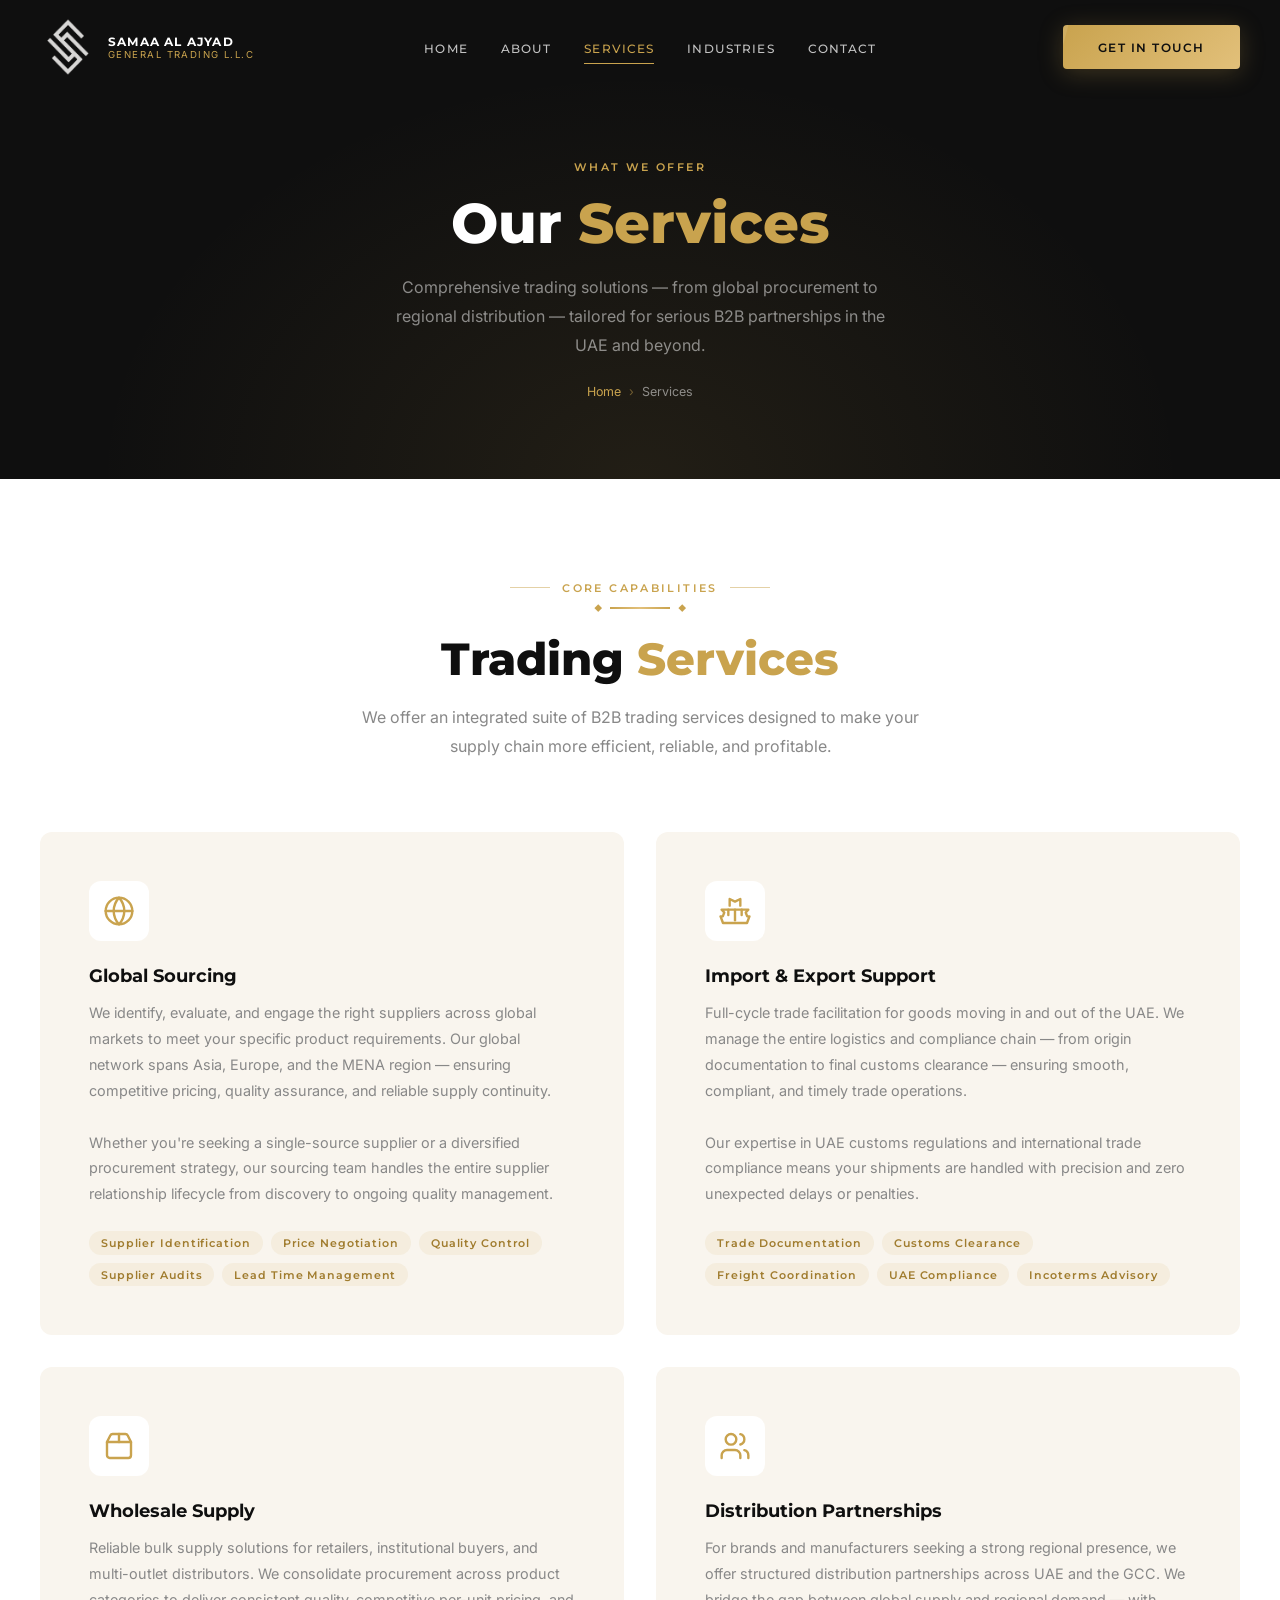
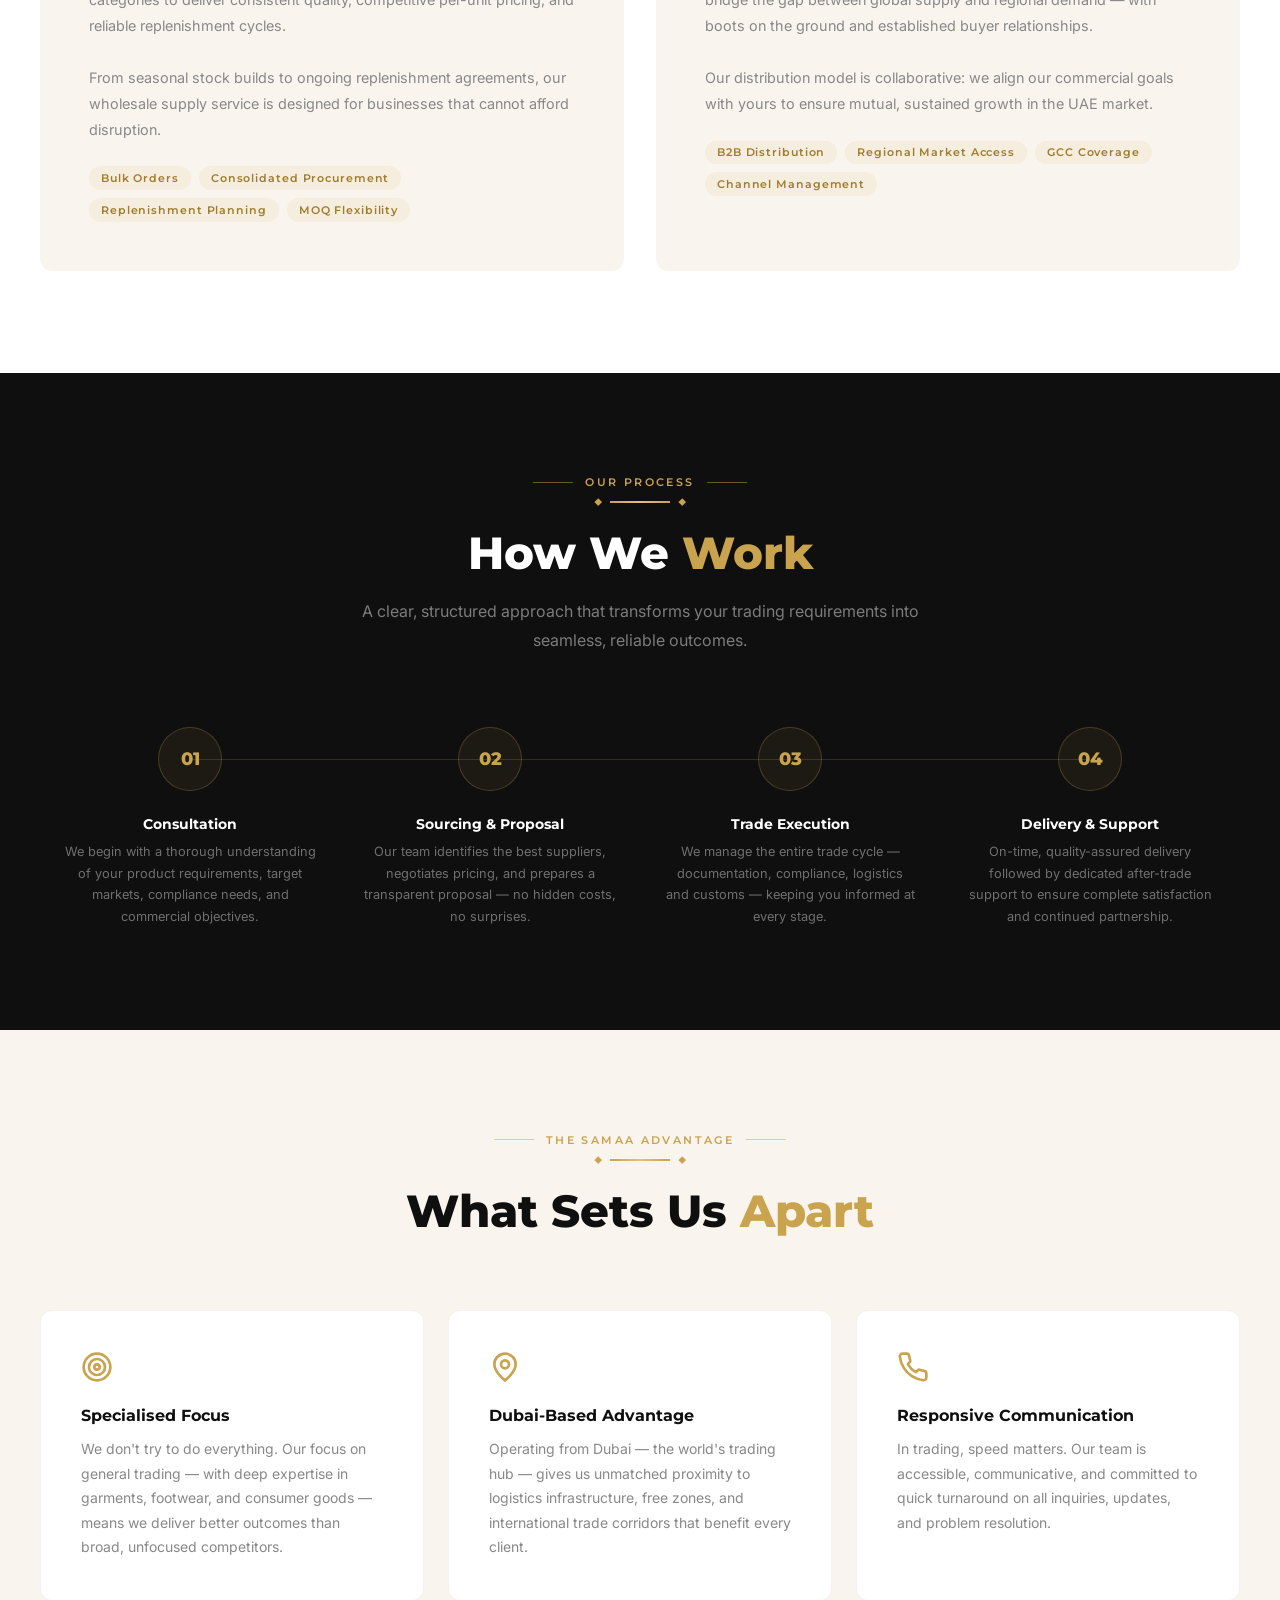
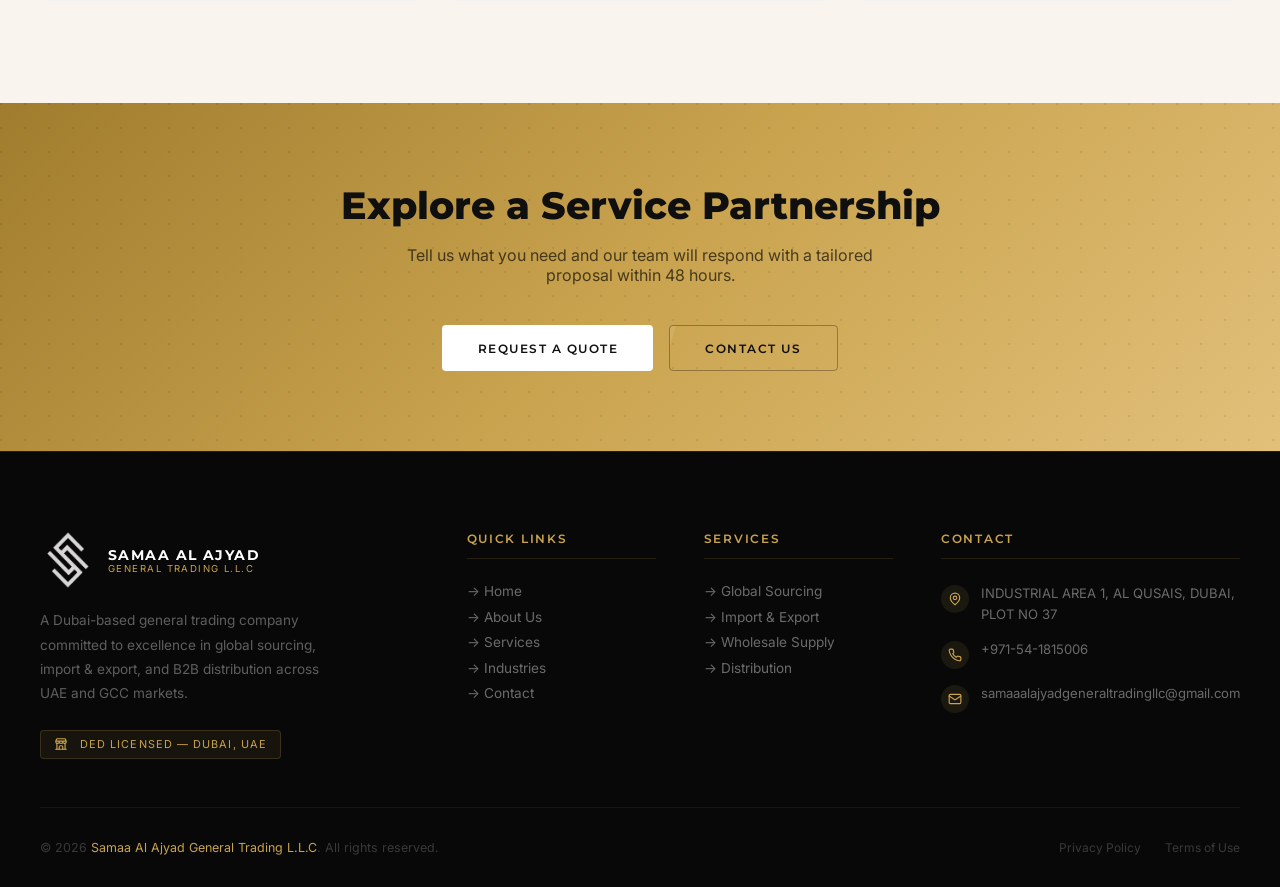
<file: services.html>
<!DOCTYPE html>
<html lang="en">

<head>
    <meta charset="UTF-8">
    <meta name="viewport" content="width=device-width, initial-scale=1.0">
    <title>Services — Samaa Al Ajyad General Trading L.L.C</title>
    <meta name="description"
        content="Comprehensive trading services: global sourcing, import & export, wholesale supply, and distribution partnerships in UAE.">
    <link rel="stylesheet" href="style.css">
</head>

<body>

    <!-- ── Navbar ──────────────────────────────────────────────── -->
    <nav id="navbar">
        <div class="nav-container">
            <a href="index.html" class="nav-logo">
                <img class="logo-mark" src="assets/Saama Al Ajyad General Trading LOGOTP.png"
                    alt="Samaa Al Ajyad General Trading logo">
                <div class="logo-text">
                    <span class="logo-name">Samaa Al Ajyad</span>
                    <span class="logo-sub">General Trading L.L.C</span>
                </div>
            </a>
            <ul class="nav-links" id="navLinks">
                <li><a href="index.html">Home</a></li>
                <li><a href="about.html">About</a></li>
                <li><a href="services.html">Services</a></li>
                <li><a href="industries.html">Industries</a></li>
                <li><a href="contact.html">Contact</a></li>
            </ul>
            <a href="contact.html" class="btn btn-gold nav-cta">Get in Touch</a>
            <button class="nav-hamburger" id="hamburger" aria-label="Menu" aria-expanded="false">
                <span></span><span></span><span></span>
            </button>
        </div>
    </nav>

    <!-- ── Page Header ──────────────────────────────────────────── -->
    <div class="page-header">
        <div class="container">
            <div class="page-header-content">
                <span class="section-label page-header-label">What We Offer</span>
                <h1>Our <span style="color:var(--gold)">Services</span></h1>
                <p>Comprehensive trading solutions — from global procurement to regional distribution — tailored for
                    serious B2B partnerships in the UAE and beyond.</p>
                <div class="page-breadcrumb">
                    <a href="index.html">Home</a>
                    <span>›</span>
                    <span style="color:rgba(255,255,255,0.5)">Services</span>
                </div>
            </div>
        </div>
    </div>

    <!-- ── Services Main ─────────────────────────────────────────── -->
    <section class="section services-main">
        <div class="container">
            <div class="section-head reveal">
                <div class="section-label">Core Capabilities</div>
                <div class="ornament"></div>
                <h2 class="section-title">Trading <span class="gold">Services</span></h2>
                <p class="section-desc">We offer an integrated suite of B2B trading services designed to make your
                    supply chain more efficient, reliable, and profitable.</p>
            </div>
            <div class="services-main-grid">
                <div class="service-main-card reveal delay-1">
                    <div class="service-icon" style="margin-bottom:1.5rem;">
                        <svg xmlns="http://www.w3.org/2000/svg" width="24" height="24" viewBox="0 0 24 24" fill="none"
                            stroke="currentColor" stroke-width="2" stroke-linecap="round" stroke-linejoin="round">
                            <circle cx="12" cy="12" r="10" />
                            <line x1="2" y1="12" x2="22" y2="12" />
                            <path
                                d="M12 2a15.3 15.3 0 0 1 4 10 15.3 15.3 0 0 1-4 10 15.3 15.3 0 0 1-4-10 15.3 15.3 0 0 1 4-10z" />
                        </svg>
                    </div>
                    <div class="service-main-title">Global Sourcing</div>
                    <div class="service-main-desc">
                        We identify, evaluate, and engage the right suppliers across global markets to meet your
                        specific product requirements. Our global network spans Asia, Europe, and the MENA region —
                        ensuring competitive pricing, quality assurance, and reliable supply continuity.
                        <br><br>
                        Whether you're seeking a single-source supplier or a diversified procurement strategy,
                        our sourcing team handles the entire supplier relationship lifecycle from discovery
                        to ongoing quality management.
                    </div>
                    <div class="service-tags">
                        <span class="tag">Supplier Identification</span>
                        <span class="tag">Price Negotiation</span>
                        <span class="tag">Quality Control</span>
                        <span class="tag">Supplier Audits</span>
                        <span class="tag">Lead Time Management</span>
                    </div>
                </div>

                <div class="service-main-card reveal delay-2">
                    <div class="service-icon" style="margin-bottom:1.5rem;">
                        <svg xmlns="http://www.w3.org/2000/svg" width="24" height="24" viewBox="0 0 24 24" fill="none"
                            stroke="currentColor" stroke-width="2" stroke-linecap="round" stroke-linejoin="round">
                            <path d="M21 21H3L1.15 16H2.85l1.1-2.9L2 11h20l-1.95 2.1 1.1 2.9h1.7L21 21Z" />
                            <path d="M12 11v8" />
                            <path d="M7 11v4" />
                            <path d="M17 11v4" />
                            <path d="M8 8V3l4 2 4-2v5" />
                        </svg>
                    </div>
                    <div class="service-main-title">Import &amp; Export Support</div>
                    <div class="service-main-desc">
                        Full-cycle trade facilitation for goods moving in and out of the UAE. We manage
                        the entire logistics and compliance chain — from origin documentation to final
                        customs clearance — ensuring smooth, compliant, and timely trade operations.
                        <br><br>
                        Our expertise in UAE customs regulations and international trade compliance means
                        your shipments are handled with precision and zero unexpected delays or penalties.
                    </div>
                    <div class="service-tags">
                        <span class="tag">Trade Documentation</span>
                        <span class="tag">Customs Clearance</span>
                        <span class="tag">Freight Coordination</span>
                        <span class="tag">UAE Compliance</span>
                        <span class="tag">Incoterms Advisory</span>
                    </div>
                </div>

                <div class="service-main-card reveal delay-3">
                    <div class="service-icon" style="margin-bottom:1.5rem;">
                        <svg xmlns="http://www.w3.org/2000/svg" width="24" height="24" viewBox="0 0 24 24" fill="none"
                            stroke="currentColor" stroke-width="2" stroke-linecap="round" stroke-linejoin="round">
                            <path d="M3 9h18v10a2 2 0 0 1-2 2H5a2 2 0 0 1-2-2V9Z" />
                            <path d="m3 9 2.45-4.9A2 2 0 0 1 7.24 3h9.52a2 2 0 0 1 1.8 1.1L21 9" />
                            <path d="M12 3v6" />
                        </svg>
                    </div>
                    <div class="service-main-title">Wholesale Supply</div>
                    <div class="service-main-desc">
                        Reliable bulk supply solutions for retailers, institutional buyers, and multi-outlet
                        distributors. We consolidate procurement across product categories to deliver
                        consistent quality, competitive per-unit pricing, and reliable replenishment cycles.
                        <br><br>
                        From seasonal stock builds to ongoing replenishment agreements, our wholesale
                        supply service is designed for businesses that cannot afford disruption.
                    </div>
                    <div class="service-tags">
                        <span class="tag">Bulk Orders</span>
                        <span class="tag">Consolidated Procurement</span>
                        <span class="tag">Replenishment Planning</span>
                        <span class="tag">MOQ Flexibility</span>
                    </div>
                </div>

                <div class="service-main-card reveal delay-4">
                    <div class="service-icon" style="margin-bottom:1.5rem;">
                        <svg xmlns="http://www.w3.org/2000/svg" width="24" height="24" viewBox="0 0 24 24" fill="none"
                            stroke="currentColor" stroke-width="2" stroke-linecap="round" stroke-linejoin="round">
                            <path d="M16 21v-2a4 4 0 0 0-4-4H6a4 4 0 0 0-4 4v2" />
                            <circle cx="9" cy="7" r="4" />
                            <path d="M22 21v-2a4 4 0 0 0-3-3.87" />
                            <path d="M16 3.13a4 4 0 0 1 0 7.75" />
                        </svg>
                    </div>
                    <div class="service-main-title">Distribution Partnerships</div>
                    <div class="service-main-desc">
                        For brands and manufacturers seeking a strong regional presence, we offer
                        structured distribution partnerships across UAE and the GCC. We bridge the gap
                        between global supply and regional demand — with boots on the ground and
                        established buyer relationships.
                        <br><br>
                        Our distribution model is collaborative: we align our commercial goals with yours
                        to ensure mutual, sustained growth in the UAE market.
                    </div>
                    <div class="service-tags">
                        <span class="tag">B2B Distribution</span>
                        <span class="tag">Regional Market Access</span>
                        <span class="tag">GCC Coverage</span>
                        <span class="tag">Channel Management</span>
                    </div>
                </div>
            </div>
        </div>
    </section>

    <!-- ── How We Work ───────────────────────────────────────────── -->
    <section class="section process-section">
        <div class="container">
            <div class="section-head reveal">
                <div class="section-label" style="color:var(--gold)">Our Process</div>
                <div class="ornament"></div>
                <h2 class="section-title white">How We <span class="gold">Work</span></h2>
                <p class="section-desc" style="color:rgba(255,255,255,0.45)">A clear, structured approach that
                    transforms your trading requirements into seamless, reliable outcomes.</p>
            </div>
            <div class="process-steps">
                <div class="process-step reveal delay-1">
                    <div class="step-num">01</div>
                    <div class="step-title">Consultation</div>
                    <div class="step-desc">We begin with a thorough understanding of your product requirements, target
                        markets, compliance needs, and commercial objectives.</div>
                </div>
                <div class="process-step reveal delay-2">
                    <div class="step-num">02</div>
                    <div class="step-title">Sourcing &amp; Proposal</div>
                    <div class="step-desc">Our team identifies the best suppliers, negotiates pricing, and prepares a
                        transparent proposal — no hidden costs, no surprises.</div>
                </div>
                <div class="process-step reveal delay-3">
                    <div class="step-num">03</div>
                    <div class="step-title">Trade Execution</div>
                    <div class="step-desc">We manage the entire trade cycle — documentation, compliance, logistics and
                        customs — keeping you informed at every stage.</div>
                </div>
                <div class="process-step reveal delay-4">
                    <div class="step-num">04</div>
                    <div class="step-title">Delivery &amp; Support</div>
                    <div class="step-desc">On-time, quality-assured delivery followed by dedicated after-trade support
                        to ensure complete satisfaction and continued partnership.</div>
                </div>
            </div>
        </div>
    </section>

    <!-- ── Value Proposition ─────────────────────────────────────── -->
    <section class="section" style="background:var(--beige)">
        <div class="container">
            <div class="section-head reveal">
                <div class="section-label">The Samaa Advantage</div>
                <div class="ornament"></div>
                <h2 class="section-title">What Sets Us <span class="gold">Apart</span></h2>
            </div>
            <div style="display:grid; grid-template-columns:repeat(auto-fit,minmax(280px,1fr)); gap:1.5rem;">
                <div class="reveal delay-1"
                    style="padding:2.5rem; background:var(--white); border-radius:12px; border:1px solid rgba(0,0,0,0.05);">
                    <div style="font-size:1.8rem; margin-bottom:1rem; color:var(--gold);">
                        <svg xmlns="http://www.w3.org/2000/svg" width="32" height="32" viewBox="0 0 24 24" fill="none"
                            stroke="currentColor" stroke-width="2" stroke-linecap="round" stroke-linejoin="round">
                            <circle cx="12" cy="12" r="10" />
                            <circle cx="12" cy="12" r="6" />
                            <circle cx="12" cy="12" r="2" />
                        </svg>
                    </div>
                    <div
                        style="font-family:var(--font-head); font-weight:700; font-size:1rem; color:var(--black); margin-bottom:0.75rem;">
                        Specialised Focus</div>
                    <p style="font-size:0.875rem; line-height:1.75; color:var(--text-muted);">We don't try to do
                        everything. Our focus on general trading — with deep expertise in garments, footwear, and
                        consumer goods — means we deliver better outcomes than broad, unfocused competitors.</p>
                </div>
                <div class="reveal delay-2"
                    style="padding:2.5rem; background:var(--white); border-radius:12px; border:1px solid rgba(0,0,0,0.05);">
                    <div style="font-size:1.8rem; margin-bottom:1rem; color:var(--gold);">
                        <svg xmlns="http://www.w3.org/2000/svg" width="32" height="32" viewBox="0 0 24 24" fill="none"
                            stroke="currentColor" stroke-width="2" stroke-linecap="round" stroke-linejoin="round">
                            <path d="M20 10c0 6-8 12-8 12s-8-6-8-12a8 8 0 0 1 16 0Z" />
                            <circle cx="12" cy="10" r="3" />
                        </svg>
                    </div>
                    <div
                        style="font-family:var(--font-head); font-weight:700; font-size:1rem; color:var(--black); margin-bottom:0.75rem;">
                        Dubai-Based Advantage</div>
                    <p style="font-size:0.875rem; line-height:1.75; color:var(--text-muted);">Operating from Dubai — the
                        world's trading hub — gives us unmatched proximity to logistics infrastructure, free zones, and
                        international trade corridors that benefit every client.</p>
                </div>
                <div class="reveal delay-3"
                    style="padding:2.5rem; background:var(--white); border-radius:12px; border:1px solid rgba(0,0,0,0.05);">
                    <div style="font-size:1.8rem; margin-bottom:1rem; color:var(--gold);">
                        <svg xmlns="http://www.w3.org/2000/svg" width="32" height="32" viewBox="0 0 24 24" fill="none"
                            stroke="currentColor" stroke-width="2" stroke-linecap="round" stroke-linejoin="round">
                            <path
                                d="M22 16.92v3a2 2 0 0 1-2.18 2 19.79 19.79 0 0 1-8.63-3.07 19.5 19.5 0 0 1-6-6 19.79 19.79 0 0 1-3.07-8.67A2 2 0 0 1 4.11 2h3a2 2 0 0 1 2 1.72 12.84 12.84 0 0 0 .7 2.81 2 2 0 0 1-.45 2.11L8.09 9.91a16 16 0 0 0 6 6l1.27-1.27a2 2 0 0 1 2.11-.45 12.84 12.84 0 0 0 2.81.7A2 2 0 0 1 22 16.92z" />
                        </svg>
                    </div>
                    <div
                        style="font-family:var(--font-head); font-weight:700; font-size:1rem; color:var(--black); margin-bottom:0.75rem;">
                        Responsive Communication</div>
                    <p style="font-size:0.875rem; line-height:1.75; color:var(--text-muted);">In trading, speed matters.
                        Our team is accessible, communicative, and committed to quick turnaround on all inquiries,
                        updates, and problem resolution.</p>
                </div>
            </div>
        </div>
    </section>

    <!-- ── CTA ────────────────────────────────────────────────────── -->
    <section class="cta-banner">
        <div class="container">
            <div class="cta-content reveal">
                <h2 class="cta-title">Explore a Service Partnership</h2>
                <p class="cta-sub">Tell us what you need and our team will respond with a tailored proposal within 48
                    hours.</p>
                <div class="cta-actions">
                    <a href="contact.html" class="btn btn-white">Request a Quote</a>
                    <a href="contact.html" class="btn btn-outline"
                        style="border-color:rgba(0,0,0,0.3); color:var(--black);">Contact Us</a>
                </div>
            </div>
        </div>
    </section>

    <!-- ── Footer ────────────────────────────────────────────────── -->
    <footer>
        <div class="container">
            <div class="footer-grid">
                <div class="footer-brand">
                    <div class="nav-logo">
                        <img class="logo-mark" src="assets/Saama Al Ajyad General Trading LOGOTP.png"
                            alt="Samaa Al Ajyad General Trading logo">
                        <div class="logo-text">
                            <span class="logo-name">Samaa Al Ajyad</span>
                            <span class="logo-sub">General Trading L.L.C</span>
                        </div>
                    </div>
                    <p class="footer-desc">A Dubai-based general trading company committed to excellence in global
                        sourcing, import & export, and B2B distribution across UAE and GCC markets.</p>
                    <div class="footer-cert">
                        <svg xmlns="http://www.w3.org/2000/svg" width="14" height="14" viewBox="0 0 24 24" fill="none"
                            stroke="currentColor" stroke-width="2" stroke-linecap="round" stroke-linejoin="round"
                            style="margin-right:4px;">
                            <path d="M3 21h18" />
                            <path d="M3 7v1a3 3 0 0 0 6 0V7m0 1a3 3 0 0 0 6 0V7m0 1a3 3 0 0 0 6 0V7H3l2-4h14l2 4" />
                            <path d="M5 21V10.85" />
                            <path d="M19 21V10.85" />
                            <path d="M9 21v-4a2 2 0 0 1 2-2h2a2 2 0 0 1 2 2v4" />
                        </svg>
                        DED Licensed — Dubai, UAE
                    </div>
                </div>
                <div>
                    <div class="footer-col-title">Quick Links</div>
                    <ul class="footer-links">
                        <li><a href="index.html">→ Home</a></li>
                        <li><a href="about.html">→ About Us</a></li>
                        <li><a href="services.html">→ Services</a></li>
                        <li><a href="industries.html">→ Industries</a></li>
                        <li><a href="contact.html">→ Contact</a></li>
                    </ul>
                </div>
                <div>
                    <div class="footer-col-title">Services</div>
                    <ul class="footer-links">
                        <li><a href="services.html">→ Global Sourcing</a></li>
                        <li><a href="services.html">→ Import &amp; Export</a></li>
                        <li><a href="services.html">→ Wholesale Supply</a></li>
                        <li><a href="services.html">→ Distribution</a></li>
                    </ul>
                </div>
                <div>
                    <div class="footer-col-title">Contact</div>
                    <div class="footer-contact-list">
                        <div class="footer-contact-item">
                            <div class="contact-icon">
                                <svg xmlns="http://www.w3.org/2000/svg" width="14" height="14" viewBox="0 0 24 24"
                                    fill="none" stroke="currentColor" stroke-width="2" stroke-linecap="round"
                                    stroke-linejoin="round">
                                    <path d="M20 10c0 6-8 12-8 12s-8-6-8-12a8 8 0 0 1 16 0Z" />
                                    <circle cx="12" cy="10" r="3" />
                                </svg>
                            </div>
                            <div class="contact-detail">INDUSTRIAL AREA 1, AL QUSAIS, DUBAI, PLOT NO 37</div>
                        </div>
                        <div class="footer-contact-item">
                            <div class="contact-icon">
                                <svg xmlns="http://www.w3.org/2000/svg" width="14" height="14" viewBox="0 0 24 24"
                                    fill="none" stroke="currentColor" stroke-width="2" stroke-linecap="round"
                                    stroke-linejoin="round">
                                    <path
                                        d="M22 16.92v3a2 2 0 0 1-2.18 2 19.79 19.79 0 0 1-8.63-3.07 19.5 19.5 0 0 1-6-6 19.79 19.79 0 0 1-3.07-8.67A2 2 0 0 1 4.11 2h3a2 2 0 0 1 2 1.72 12.84 12.84 0 0 0 .7 2.81 2 2 0 0 1-.45 2.11L8.09 9.91a16 16 0 0 0 6 6l1.27-1.27a2 2 0 0 1 2.11-.45 12.84 12.84 0 0 0 2.81.7A2 2 0 0 1 22 16.92z" />
                                </svg>
                            </div>
                            <div class="contact-detail">+971-54-1815006</div>
                        </div>
                        <div class="footer-contact-item">
                            <div class="contact-icon">
                                <svg xmlns="http://www.w3.org/2000/svg" width="14" height="14" viewBox="0 0 24 24"
                                    fill="none" stroke="currentColor" stroke-width="2" stroke-linecap="round"
                                    stroke-linejoin="round">
                                    <rect width="20" height="16" x="2" y="4" rx="2" />
                                    <path d="m22 7-8.97 5.7a1.94 1.94 0 0 1-2.06 0L2 7" />
                                </svg>
                            </div>
                            <div class="contact-detail">samaaalajyadgeneraltradingllc@gmail.com</div>
                        </div>
                    </div>
                </div>
            </div>
            <div class="footer-bottom">
                <p class="footer-copy">© 2026 <span>Samaa Al Ajyad General Trading L.L.C</span>. All rights reserved.
                </p>
                <div class="footer-legal">
                    <a href="#">Privacy Policy</a>
                    <a href="#">Terms of Use</a>
                </div>
            </div>
        </div>
    </footer>

    <script src="script.js"></script>
</body>

</html>
</file>
<file: style.css>
@import url('https://fonts.googleapis.com/css2?family=Montserrat:wght@300;400;500;600;700;800;900&family=Cormorant+Garamond:ital,wght@0,300;0,400;0,600;1,300;1,400&family=Inter:wght@300;400;500&display=swap');

/* ── CSS Variables ─────────────────────────────────────────── */
:root {
  --gold:        #C9A34E;
  --gold-light:  #E2C07A;
  --gold-dark:   #A07C2E;
  --black:       #0F0F0F;
  --black-soft:  #1A1A1A;
  --black-mid:   #242424;
  --white:       #FFFFFF;
  --beige:       #F9F5EE;
  --beige-dark:  #F0E9DA;
  --text-muted:  #888888;
  --text-body:   #3A3A3A;

  --font-head:   'Montserrat', sans-serif;
  --font-serif:  'Cormorant Garamond', serif;
  --font-body:   'Inter', sans-serif;

  --radius:      4px;
  --radius-lg:   12px;
  --transition:  0.35s cubic-bezier(0.25, 0.46, 0.45, 0.94);
  --shadow:      0 8px 40px rgba(0,0,0,0.10);
  --shadow-gold: 0 4px 24px rgba(201,163,78,0.25);

  /* Spacing system */
  --section-padding: clamp(4rem, 8vw, 8rem);
  --container-max: 1340px;
}

/* ── Reset ─────────────────────────────────────────────────── */
*, *::before, *::after { margin: 0; padding: 0; box-sizing: border-box; }
html { scroll-behavior: smooth; font-size: 16px; }
body {
  font-family: var(--font-body);
  color: var(--text-body);
  background: var(--white);
  overflow-x: hidden;
  -webkit-font-smoothing: antialiased;
}
img { display: block; max-width: 100%; }
a { text-decoration: none; color: inherit; }
ul { list-style: none; }
button { cursor: pointer; border: none; background: none; font-family: inherit; }

/* ── Scrollbar ─────────────────────────────────────────────── */
::-webkit-scrollbar { width: 6px; }
::-webkit-scrollbar-track { background: var(--black); }
::-webkit-scrollbar-thumb { background: var(--gold); border-radius: 3px; }

/* ── Arabic-inspired background pattern ───────────────────── */
.pattern-bg {
  background-image:
    radial-gradient(circle at 1px 1px, rgba(201,163,78,0.08) 1px, transparent 0);
  background-size: 32px 32px;
}

/* ── Geometric ornament ────────────────────────────────────── */
.ornament {
  width: 60px; height: 2px;
  background: linear-gradient(90deg, var(--gold), var(--gold-light), var(--gold));
  margin: 0 auto 1.5rem;
  position: relative;
}
.ornament::before, .ornament::after {
  content: '◆';
  position: absolute;
  top: 50%; transform: translateY(-50%);
  font-size: 8px;
  color: var(--gold);
}
.ornament::before { left: -16px; }
.ornament::after  { right: -16px; }
.ornament.left { margin: 0 0 1.5rem; }
.ornament.left::before { left: -16px; }

/* ── Section labels ────────────────────────────────────────── */
.section-label {
  font-family: var(--font-head);
  font-size: 0.68rem;
  font-weight: 600;
  letter-spacing: 0.22em;
  text-transform: uppercase;
  color: var(--gold);
  margin-bottom: 0.75rem;
}

/* ── Headings ──────────────────────────────────────────────── */
h1, h2, h3, h4 { font-family: var(--font-head); line-height: 1.2; }
.serif-head { font-family: var(--font-serif); font-style: italic; }

/* ── Buttons ───────────────────────────────────────────────── */
.btn {
  display: inline-flex; align-items: center; gap: 0.5rem;
  padding: 0.9rem 2.2rem;
  font-family: var(--font-head);
  font-size: 0.78rem;
  font-weight: 600;
  letter-spacing: 0.12em;
  text-transform: uppercase;
  border-radius: var(--radius);
  transition: var(--transition);
  position: relative;
  overflow: hidden;
}
.btn::after {
  content: '';
  position: absolute; inset: 0;
  background: rgba(255,255,255,0.1);
  transform: translateX(-100%) skewX(-15deg);
  transition: transform 0.5s cubic-bezier(0.25, 0.46, 0.45, 0.94);
}
.btn:hover::after { transform: translateX(110%) skewX(-15deg); }

.btn-gold {
  background: linear-gradient(135deg, var(--gold), var(--gold-light));
  color: var(--black);
  box-shadow: var(--shadow-gold);
}
.btn-gold:hover {
  background: linear-gradient(135deg, var(--gold-dark), var(--gold));
  transform: translateY(-2px);
  box-shadow: 0 8px 32px rgba(201,163,78,0.40);
}
.btn-outline {
  border: 1.5px solid var(--gold);
  color: var(--gold);
  background: transparent;
}
.btn-outline:hover {
  background: var(--gold);
  color: var(--black);
  transform: translateY(-2px);
}
.btn-white {
  background: var(--white);
  color: var(--black);
}
.btn-white:hover {
  background: var(--beige);
  transform: translateY(-2px);
}

/* ── Navbar ────────────────────────────────────────────────── */
#navbar {
  position: fixed; top: 0; left: 0; right: 0; z-index: 1000;
  padding: 1.2rem 0;
  transition: all 0.4s ease;
}
#navbar.scrolled {
  background: rgba(15,15,15,0.96);
  backdrop-filter: blur(20px);
  -webkit-backdrop-filter: blur(20px);
  padding: 0.8rem 0;
  box-shadow: 0 2px 40px rgba(0,0,0,0.4);
  border-bottom: 1px solid rgba(201,163,78,0.15);
}
.nav-container {
  max-width: var(--container-max);
  margin: 0 auto;
  padding: 0 2.5rem;
  display: flex;
  align-items: center;
  justify-content: space-between;
}
.nav-logo {
  display: flex; align-items: center; gap: 0.75rem;
}
.logo-mark {
  width: 56px; height: 56px;
  border-radius: 4px;
  display: block;
  object-fit: contain;
  flex-shrink: 0;
}
.logo-text { display: flex; flex-direction: column; }
.logo-name {
  font-family: var(--font-head);
  font-size: 0.75rem;
  font-weight: 700;
  letter-spacing: 0.1em;
  text-transform: uppercase;
  color: var(--white);
  line-height: 1.2;
}
.logo-sub {
  font-family: var(--font-body);
  font-size: 0.6rem;
  letter-spacing: 0.15em;
  text-transform: uppercase;
  color: var(--gold);
  line-height: 1;
}
.nav-links {
  display: flex; align-items: center; gap: 0.25rem;
}
.nav-links a {
  font-family: var(--font-head);
  font-size: 0.72rem;
  font-weight: 500;
  letter-spacing: 0.1em;
  text-transform: uppercase;
  color: rgba(255,255,255,0.75);
  padding: 0.5rem 0.9rem;
  border-radius: 2px;
  transition: var(--transition);
  position: relative;
}
.nav-links a::after {
  content: '';
  position: absolute; bottom: 0; left: 50%; right: 50%;
  height: 1.5px;
  background: var(--gold);
  transition: var(--transition);
}
.nav-links a:hover { color: var(--gold); }
.nav-links a:hover::after,
.nav-links a.active::after { left: 0.9rem; right: 0.9rem; }
.nav-links a.active { color: var(--gold); }
.nav-cta { margin-left: 1rem; }
.nav-hamburger {
  display: none; flex-direction: column; gap: 5px;
  padding: 0.5rem; cursor: pointer;
}
.nav-hamburger span {
  display: block; width: 24px; height: 2px;
  background: var(--white); border-radius: 1px;
  transition: var(--transition);
}

/* ── Mobile Nav ────────────────────────────────────────────── */
@media (max-width: 900px) {
  .nav-links, .nav-cta { display: none; }
  .nav-hamburger { display: flex; }
  .nav-links.open {
    display: flex; flex-direction: column; gap: 0;
    position: fixed; top: 70px; left: 0; right: 0;
    background: rgba(15,15,15,0.98);
    backdrop-filter: blur(20px);
    padding: 1.5rem 2rem 2rem;
    border-bottom: 1px solid rgba(201,163,78,0.2);
  }
  .nav-links.open a { padding: 0.9rem 0; border-bottom: 1px solid rgba(255,255,255,0.05); }
}

/* ── Hero ──────────────────────────────────────────────────── */
.hero {
  min-height: 100vh;
  background: var(--black);
  position: relative;
  display: flex; align-items: center; overflow: hidden;
}
.hero-bg {
  position: absolute; inset: 0;
  background:
    radial-gradient(ellipse at 20% 50%, rgba(201,163,78,0.12) 0%, transparent 60%),
    radial-gradient(ellipse at 80% 20%, rgba(201,163,78,0.07) 0%, transparent 50%),
    linear-gradient(160deg, #0F0F0F 0%, #1A1508 50%, #0F0F0F 100%);
}
.hero-grid-overlay {
  position: absolute; inset: 0; opacity: 0.04;
  background-image:
    linear-gradient(rgba(201,163,78,0.5) 1px, transparent 1px),
    linear-gradient(90deg, rgba(201,163,78,0.5) 1px, transparent 1px);
  background-size: 80px 80px;
}
.hero-geometric {
  position: absolute; right: -100px; top: 50%;
  transform: translateY(-50%);
  width: 700px; height: 700px;
  border: 1px solid rgba(201,163,78,0.1);
  border-radius: 50%;
  animation: spin-slow 30s linear infinite;
}
.hero-geometric::before {
  content: '';
  position: absolute; inset: 60px;
  border: 1px solid rgba(201,163,78,0.08);
  border-radius: 50%;
}
.hero-geometric::after {
  content: '';
  position: absolute; inset: 140px;
  border: 1px solid rgba(201,163,78,0.06);
  border-radius: 50%;
}
@keyframes spin-slow { to { transform: translateY(-50%) rotate(360deg); } }

.hero-content {
  position: relative; z-index: 2;
  max-width: var(--container-max);
  margin: 0 auto;
  padding: clamp(8rem, 15vh, 12rem) 2.5rem clamp(4rem, 8vh, 6rem);
  display: grid;
  grid-template-columns: 1.1fr 0.9fr;
  align-items: center;
  gap: 6rem;
  width: 100%;
}
.hero-text {}
.hero-badge {
  display: inline-flex; align-items: center; gap: 0.5rem;
  background: rgba(201,163,78,0.1);
  border: 1px solid rgba(201,163,78,0.25);
  border-radius: 100px;
  padding: 0.4rem 1rem;
  font-family: var(--font-head);
  font-size: 0.65rem;
  letter-spacing: 0.18em;
  text-transform: uppercase;
  color: var(--gold);
  margin-bottom: 1.75rem;
}
.hero-badge span { width: 6px; height: 6px; border-radius: 50%; background: var(--gold); animation: pulse 2s infinite; }
@keyframes pulse { 0%,100%{opacity:1;} 50%{opacity:0.3;} }

.hero-title {
  font-size: clamp(2.5rem, 5vw, 4.2rem);
  font-weight: 800;
  color: var(--white);
  line-height: 1.1;
  margin-bottom: 1.5rem;
}
.hero-title .gold-word { color: var(--gold); position: relative; }
.hero-title .serif-word {
  font-family: var(--font-serif);
  font-style: italic;
  font-weight: 300;
  color: var(--gold-light);
}
.hero-sub {
  font-size: 1.05rem;
  line-height: 1.8;
  color: rgba(255,255,255,0.6);
  max-width: 480px;
  margin-bottom: 2.5rem;
}
.hero-actions { display: flex; gap: 1rem; flex-wrap: wrap; margin-bottom: 3rem; }
.hero-stats {
  display: flex; gap: 2.5rem;
  padding-top: 2rem;
  border-top: 1px solid rgba(255,255,255,0.08);
}
.stat-item {}
.stat-num {
  font-family: var(--font-head);
  font-size: 1.8rem;
  font-weight: 800;
  color: var(--gold);
  line-height: 1;
}
.stat-label {
  font-size: 0.72rem;
  color: rgba(255,255,255,0.45);
  letter-spacing: 0.05em;
  margin-top: 0.25rem;
}
.hero-visual { display: flex; justify-content: center; align-items: center; }
.hero-card-stack { position: relative; width: 380px; height: 420px; }
.hero-card {
  position: absolute;
  background: rgba(255,255,255,0.03);
  backdrop-filter: blur(10px);
  border: 1px solid rgba(201,163,78,0.2);
  border-radius: var(--radius-lg);
  padding: 2rem;
}
.hero-card-main {
  width: 300px; top: 20px; left: 40px;
  background: rgba(201,163,78,0.06);
  border: 1px solid rgba(201,163,78,0.25);
  animation: float 4s ease-in-out infinite;
}
.hero-card-sm1 {
  width: 200px; top: 0; right: 0;
  animation: float 4s ease-in-out infinite 1.3s;
}
.hero-card-sm2 {
  width: 220px; bottom: 0; left: 0;
  animation: float 4s ease-in-out infinite 0.7s;
}
@keyframes float { 0%,100%{transform:translateY(0);} 50%{transform:translateY(-12px);} }
.card-icon {
  width: 48px; height: 48px;
  background: linear-gradient(135deg, var(--gold), var(--gold-light));
  border-radius: 6px;
  display: flex; align-items: center; justify-content: center;
  color: var(--black);
  margin-bottom: 1.25rem;
  padding: 10px;
  transition: var(--transition);
}
.hero-card:hover .card-icon {
  transform: scale(1.1) rotate(5deg);
  box-shadow: var(--shadow-gold);
}
.card-icon svg { 
  width: 100%; height: 100%; 
  stroke-width: 1.8;
  filter: drop-shadow(0 2px 4px rgba(0,0,0,0.1));
}

.card-head {
  font-family: var(--font-head);
  font-size: 0.9rem;
  font-weight: 600;
  color: var(--white);
  margin-bottom: 0.35rem;
}
.card-sub { font-size: 0.75rem; color: rgba(255,255,255,0.45); }

/* ── Scroll Indicator ──────────────────────────────────────── */
.scroll-indicator {
  position: absolute; bottom: 2.5rem; left: 50%;
  transform: translateX(-50%);
  display: flex; flex-direction: column; align-items: center; gap: 0.5rem;
  z-index: 2;
}
.scroll-mouse {
  width: 26px; height: 40px;
  border: 1.5px solid rgba(201,163,78,0.4);
  border-radius: 13px;
  position: relative;
}
.scroll-mouse::after {
  content: '';
  position: absolute; top: 6px; left: 50%;
  transform: translateX(-50%);
  width: 4px; height: 8px;
  background: var(--gold);
  border-radius: 2px;
  animation: scroll-bounce 2s infinite;
}
@keyframes scroll-bounce { 0%,100%{transform:translateX(-50%) translateY(0);opacity:1;} 100%{transform:translateX(-50%) translateY(12px);opacity:0;} }
.scroll-label { font-size: 0.62rem; letter-spacing: 0.15em; text-transform: uppercase; color: rgba(255,255,255,0.3); }

/* ── Section Wrappers ──────────────────────────────────────── */
.section { padding: var(--section-padding) 0; }
.section-sm { padding: calc(var(--section-padding) / 2) 0; }
.container {
  max-width: var(--container-max);
  margin: 0 auto;
  padding: 0 2.5rem;
}
.section-head { text-align: center; margin-bottom: 4.5rem; }
.section-head .section-label { justify-content: center; display: flex; align-items: center; gap: 0.75rem; }
.section-head .section-label::before,
.section-head .section-label::after { content: ''; flex: 1; max-width: 40px; height: 1px; background: var(--gold); opacity: 0.5; }
.section-title {
  font-size: clamp(1.8rem, 3.5vw, 2.8rem);
  font-weight: 800;
  color: var(--black);
  line-height: 1.2;
}
.section-title.white { color: var(--white); }
.section-title .gold { color: var(--gold); }
.section-desc {
  margin-top: 1rem;
  font-size: 1rem;
  line-height: 1.8;
  color: var(--text-muted);
  max-width: 560px;
  margin-left: auto; margin-right: auto;
}

/* ── About Preview ─────────────────────────────────────────── */
.about-preview { background: var(--beige); }
.about-grid {
  display: grid;
  grid-template-columns: 1fr 1fr;
  gap: 6rem;
  align-items: center;
}
.about-visual { position: relative; }
.about-img-wrap {
  width: 100%;
  aspect-ratio: 4/5;
  background: linear-gradient(135deg, var(--black-soft) 0%, var(--black-mid) 100%);
  border-radius: var(--radius-lg);
  position: relative; overflow: hidden;
}
.about-img-pattern {
  position: absolute; inset: 0;
  background-image: radial-gradient(circle at 50% 50%, rgba(201,163,78,0.08) 0%, transparent 70%);
}
.about-img-inner {
  position: absolute; inset: 0;
  display: flex; align-items: center; justify-content: center;
}
.about-emblem {
  width: 180px; height: 180px;
  border: 1.5px solid rgba(201,163,78,0.3);
  border-radius: 50%;
  display: flex; align-items: center; justify-content: center;
  position: relative;
}
.about-emblem::before {
  content: '';
  position: absolute; inset: 12px;
  border: 1px solid rgba(201,163,78,0.15);
  border-radius: 50%;
}
.emblem-text {
  font-family: var(--font-head);
  font-size: 2.5rem;
  font-weight: 800;
  color: var(--gold);
  text-align: center;
  line-height: 1;
}
.emblem-sub {
  font-size: 0.5rem;
  letter-spacing: 0.2em;
  color: rgba(201,163,78,0.6);
  text-transform: uppercase;
  margin-top: 0.25rem;
}
.about-accent {
  position: absolute; bottom: -20px; right: -20px;
  width: 140px; height: 140px;
  background: linear-gradient(135deg, var(--gold), var(--gold-light));
  border-radius: var(--radius-lg);
  z-index: -1;
  opacity: 0.5;
}
.about-corner {
  position: absolute; top: -16px; left: -16px;
  width: 80px; height: 80px;
  border-left: 3px solid var(--gold);
  border-top: 3px solid var(--gold);
  border-radius: 2px;
}
.about-text .section-label { justify-content: flex-start; }
.about-title {
  font-size: clamp(1.6rem, 3vw, 2.4rem);
  font-weight: 800;
  color: var(--black);
  line-height: 1.2;
  margin-bottom: 1.25rem;
}
.about-body {
  font-size: 0.95rem;
  line-height: 1.9;
  color: var(--text-body);
  margin-bottom: 1rem;
}
.about-points { margin: 1.75rem 0 2rem; display: flex; flex-direction: column; gap: 0.85rem; }
.about-point { display: flex; align-items: flex-start; gap: 0.85rem; }
.point-icon {
  width: 32px; height: 32px; flex-shrink: 0;
  background: rgba(201,163,78,0.12);
  border-radius: 50%;
  display: flex; align-items: center; justify-content: center;
  color: var(--gold);
  font-size: 0.8rem;
  margin-top: 0.1rem;
}
.point-text { font-size: 0.88rem; line-height: 1.6; color: var(--text-body); }

/* ── Services Preview ──────────────────────────────────────── */
.services-preview { background: var(--white); }
.services-grid { display: grid; grid-template-columns: repeat(auto-fit, minmax(260px, 1fr)); gap: 1.5rem; }
.service-card {
  background: var(--white);
  border: 1px solid rgba(0,0,0,0.06);
  border-radius: var(--radius-lg);
  padding: 2.5rem 2rem;
  position: relative; overflow: hidden;
  transition: var(--transition);
  cursor: default;
}
.service-card::before {
  content: '';
  position: absolute; bottom: 0; left: 0; right: 0; height: 3px;
  background: linear-gradient(90deg, var(--gold), var(--gold-light));
  transform: scaleX(0); transform-origin: left;
  transition: transform 0.45s ease;
}
.service-card:hover { 
  transform: translateY(-8px); 
  box-shadow: 0 20px 40px rgba(0,0,0,0.08); 
  border-color: rgba(201,163,78,0.2); 
}
.service-card:hover::before { transform: scaleX(1); }
.service-icon {
  width: 60px; height: 60px;
  background: rgba(201,163,78,0.1);
  border-radius: var(--radius-lg);
  display: flex; align-items: center; justify-content: center;
  margin-bottom: 1.75rem;
  transition: var(--transition);
  padding: 14px;
  color: var(--gold);
}
.service-icon svg { width: 100%; height: 100%; stroke-width: 1.8; }
.service-card:hover .service-icon { 
  background: var(--gold); 
  color: var(--white); 
  transform: rotate(5deg) scale(1.05);
}
.service-title {
  font-family: var(--font-head);
  font-size: 1rem;
  font-weight: 700;
  color: var(--black);
  margin-bottom: 0.75rem;
}
.service-desc { font-size: 0.875rem; line-height: 1.75; color: var(--text-muted); }
.service-num {
  position: absolute; top: 1.5rem; right: 1.5rem;
  font-family: var(--font-serif);
  font-size: 3rem;
  font-weight: 300;
  color: rgba(201,163,78,0.08);
  line-height: 1;
  transition: var(--transition);
}
.service-card:hover .service-num { color: rgba(201,163,78,0.15); }

/* ── Why Choose Us ─────────────────────────────────────────── */
.why-section {
  background: var(--black);
  position: relative; overflow: hidden;
}
.why-section::before {
  content: '';
  position: absolute; inset: 0;
  background: radial-gradient(ellipse at 50% 0%, rgba(201,163,78,0.08) 0%, transparent 60%);
}
.why-grid { display: grid; grid-template-columns: repeat(auto-fit, minmax(220px, 1fr)); gap: 1.5rem; position: relative; z-index: 1; }
.why-card {
  text-align: center;
  padding: 2.5rem 1.5rem;
  border: 1px solid rgba(201,163,78,0.15);
  border-radius: var(--radius-lg);
  background: rgba(255,255,255,0.02);
  backdrop-filter: blur(10px);
  transition: var(--transition);
}
.why-card:hover {
  border-color: var(--gold);
  background: rgba(201,163,78,0.06);
  transform: translateY(-6px);
  box-shadow: 0 10px 30px rgba(0,0,0,0.2);
}
.why-icon {
  width: 64px; height: 64px;
  margin: 0 auto 1.5rem;
  background: linear-gradient(135deg, rgba(201,163,78,0.15), rgba(201,163,78,0.05));
  border: 1px solid rgba(201,163,78,0.25);
  border-radius: 50%;
  display: flex; align-items: center; justify-content: center;
  padding: 16px;
  color: var(--gold);
}
.why-icon svg { width: 100%; height: 100%; stroke-width: 1.5; }
.why-title {
  font-family: var(--font-head);
  font-size: 0.95rem;
  font-weight: 700;
  color: var(--white);
  margin-bottom: 0.75rem;
}
.why-desc { font-size: 0.82rem; line-height: 1.75; color: rgba(255,255,255,0.45); }

/* ── CTA Banner ────────────────────────────────────────────── */
.cta-banner {
  background: linear-gradient(135deg, var(--gold-dark) 0%, var(--gold) 50%, var(--gold-light) 100%);
  padding: 5rem 0;
  position: relative; overflow: hidden;
}
.cta-banner::before {
  content: '';
  position: absolute; inset: 0;
  background-image: radial-gradient(circle at 1px 1px, rgba(0,0,0,0.08) 1px, transparent 0);
  background-size: 24px 24px;
}
.cta-content { text-align: center; position: relative; z-index: 1; }
.cta-title {
  font-size: clamp(1.8rem, 3vw, 2.8rem);
  font-weight: 800;
  color: var(--black);
  margin-bottom: 1rem;
}
.cta-sub { font-size: 1rem; color: rgba(0,0,0,0.65); margin-bottom: 2.5rem; max-width: 500px; margin-left: auto; margin-right: auto; }
.cta-actions { display: flex; gap: 1rem; justify-content: center; flex-wrap: wrap; }

/* ── Footer ────────────────────────────────────────────────── */
footer {
  background: #080808;
  border-top: 1px solid rgba(201,163,78,0.15);
  padding: 5rem 0 2rem;
}
.footer-grid {
  display: grid;
  grid-template-columns: 2fr 1fr 1fr 1.5fr;
  gap: 3rem;
  margin-bottom: 3rem;
}
.footer-brand .logo-name { font-size: 0.9rem; }
.footer-desc { margin-top: 1.25rem; font-size: 0.85rem; line-height: 1.8; color: rgba(255,255,255,0.35); max-width: 280px; }
.footer-cert {
  display: inline-flex; align-items: center; gap: 0.5rem;
  margin-top: 1.5rem;
  background: rgba(201,163,78,0.08);
  border: 1px solid rgba(201,163,78,0.2);
  border-radius: 4px;
  padding: 0.4rem 0.8rem;
  font-size: 0.68rem;
  letter-spacing: 0.1em;
  text-transform: uppercase;
  color: var(--gold);
}
.footer-col-title {
  font-family: var(--font-head);
  font-size: 0.72rem;
  font-weight: 600;
  letter-spacing: 0.15em;
  text-transform: uppercase;
  color: var(--gold);
  margin-bottom: 1.5rem;
  padding-bottom: 0.75rem;
  border-bottom: 1px solid rgba(201,163,78,0.15);
}
.footer-links { display: flex; flex-direction: column; gap: 0.6rem; }
.footer-links a {
  font-size: 0.85rem;
  color: rgba(255,255,255,0.4);
  transition: var(--transition);
  display: flex; align-items: center; gap: 0.4rem;
}
.footer-links a:hover { color: var(--gold); padding-left: 4px; }
.footer-contact-list { display: flex; flex-direction: column; gap: 0.9rem; }
.footer-contact-item { display: flex; align-items: flex-start; gap: 0.75rem; }
.contact-icon {
  width: 28px; height: 28px; flex-shrink: 0;
  background: rgba(201,163,78,0.1);
  border-radius: 50%;
  display: flex; align-items: center; justify-content: center;
  font-size: 0.75rem;
  color: var(--gold);
  margin-top: 0.1rem;
}
.contact-detail { font-size: 0.82rem; color: rgba(255,255,255,0.4); line-height: 1.6; }
.footer-bottom {
  border-top: 1px solid rgba(255,255,255,0.05);
  padding-top: 2rem;
  display: flex; align-items: center; justify-content: space-between;
  flex-wrap: wrap; gap: 1rem;
}
.footer-copy { font-size: 0.78rem; color: rgba(255,255,255,0.2); }
.footer-copy span { color: var(--gold); }
.footer-legal { display: flex; gap: 1.5rem; }
.footer-legal a { font-size: 0.75rem; color: rgba(255,255,255,0.2); transition: var(--transition); }
.footer-legal a:hover { color: var(--gold); }

/* ── Page Header ───────────────────────────────────────────── */
.page-header {
  background: var(--black);
  padding: 10rem 0 5rem;
  position: relative; overflow: hidden;
  text-align: center;
}
.page-header::before {
  content: '';
  position: absolute; inset: 0;
  background: radial-gradient(ellipse at 50% 100%, rgba(201,163,78,0.1) 0%, transparent 60%);
}
.page-header-content { position: relative; z-index: 1; }
.page-header-label { color: var(--gold); margin-bottom: 1rem; display: block; }
.page-header h1 {
  font-size: clamp(2rem, 5vw, 3.5rem);
  font-weight: 800;
  color: var(--white);
  line-height: 1.2;
}
.page-header p {
  margin-top: 1rem;
  font-size: 1rem;
  color: rgba(255,255,255,0.5);
  max-width: 500px;
  margin-left: auto; margin-right: auto;
  line-height: 1.8;
}
.page-breadcrumb {
  display: flex; align-items: center; justify-content: center;
  gap: 0.5rem;
  margin-top: 1.5rem;
  font-size: 0.78rem;
  color: rgba(255,255,255,0.3);
}
.page-breadcrumb a { color: var(--gold); }
.page-breadcrumb span { color: rgba(201,163,78,0.5); }

/* ── About Page ────────────────────────────────────────────── */
.company-intro { background: var(--white); }
.intro-grid {
  display: grid; grid-template-columns: 1fr 1fr; gap: 5rem; align-items: start;
}
.intro-text .about-title { font-size: clamp(1.4rem, 2.5vw, 2rem); }
.intro-highlight {
  background: linear-gradient(135deg, var(--gold-dark), var(--gold));
  -webkit-background-clip: text; -webkit-text-fill-color: transparent;
  background-clip: text;
}
.key-facts { margin-top: 2.5rem; display: flex; flex-direction: column; gap: 0; }
.fact-row {
  display: flex; justify-content: space-between; align-items: center;
  padding: 1rem 0;
  border-bottom: 1px solid rgba(0,0,0,0.06);
}
.fact-label { font-size: 0.82rem; color: var(--text-muted); text-transform: uppercase; letter-spacing: 0.08em; }
.fact-value { font-family: var(--font-head); font-size: 0.9rem; font-weight: 600; color: var(--black); }

.mv-section { background: var(--beige); }
.mv-grid { display: grid; grid-template-columns: 1fr 1fr; gap: 2rem; }
.mv-card {
  background: var(--white);
  border-radius: var(--radius-lg);
  padding: 3rem;
  border: 1px solid rgba(0,0,0,0.05);
  position: relative; overflow: hidden;
}
.mv-card::after {
  content: '';
  position: absolute; top: 0; left: 0;
  width: 4px; height: 100%;
  background: linear-gradient(180deg, var(--gold), var(--gold-light));
}
.mv-icon { font-size: 2rem; margin-bottom: 1.25rem; }
.mv-title { font-family: var(--font-head); font-size: 1.1rem; font-weight: 700; color: var(--black); margin-bottom: 0.75rem; }
.mv-text { font-size: 0.9rem; line-height: 1.85; color: var(--text-muted); }

.compliance-section { background: var(--black); }
.compliance-grid { display: grid; grid-template-columns: repeat(auto-fit, minmax(180px, 1fr)); gap: 1rem; }
.compliance-card {
  text-align: center; padding: 2rem 1.25rem;
  border: 1px solid rgba(201,163,78,0.15);
  border-radius: var(--radius-lg);
  transition: var(--transition);
}
.compliance-card:hover { border-color: rgba(201,163,78,0.4); transform: translateY(-4px); }
.compliance-badge { font-size: 2rem; margin-bottom: 0.75rem; }
.compliance-name { font-family: var(--font-head); font-size: 0.8rem; font-weight: 600; color: var(--white); margin-bottom: 0.4rem; }
.compliance-note { font-size: 0.72rem; color: rgba(255,255,255,0.35); }

/* ── Services Page ─────────────────────────────────────────── */
.services-main { background: var(--white); }
.services-main-grid { display: grid; grid-template-columns: 1fr 1fr; gap: 2rem; }
.service-main-card {
  background: var(--beige);
  border-radius: var(--radius-lg);
  padding: 3rem;
  border: 1px solid transparent;
  transition: var(--transition);
  position: relative; overflow: hidden;
}
.service-main-card:hover {
  border-color: rgba(201,163,78,0.25);
  box-shadow: var(--shadow);
  transform: translateY(-4px);
}
.service-main-card .service-icon { background: var(--white); }
.service-main-card:hover .service-icon { background: var(--gold); }
.service-main-title { font-family: var(--font-head); font-size: 1.1rem; font-weight: 700; color: var(--black); margin-bottom: 0.85rem; }
.service-main-desc { font-size: 0.9rem; line-height: 1.8; color: var(--text-muted); margin-bottom: 1.5rem; }
.service-tags { display: flex; flex-wrap: wrap; gap: 0.5rem; }
.tag {
  font-size: 0.7rem; font-family: var(--font-head);
  font-weight: 600; letter-spacing: 0.08em;
  padding: 0.3rem 0.75rem;
  background: rgba(201,163,78,0.1);
  color: var(--gold-dark);
  border-radius: 100px;
}
.process-section { background: var(--black); }
.process-steps { display: grid; grid-template-columns: repeat(4, 1fr); gap: 0; position: relative; }
.process-steps::before {
  content: '';
  position: absolute; top: 32px; left: 12.5%; right: 12.5%;
  height: 1px; background: rgba(201,163,78,0.2);
}
.process-step { text-align: center; padding: 0 1.5rem; }
.step-num {
  width: 64px; height: 64px;
  margin: 0 auto 1.5rem;
  background: rgba(201,163,78,0.08);
  border: 1.5px solid rgba(201,163,78,0.25);
  border-radius: 50%;
  display: flex; align-items: center; justify-content: center;
  font-family: var(--font-head); font-size: 1.1rem; font-weight: 800;
  color: var(--gold);
  position: relative; z-index: 1;
}
.step-title { font-family: var(--font-head); font-size: 0.9rem; font-weight: 700; color: var(--white); margin-bottom: 0.5rem; }
.step-desc { font-size: 0.8rem; line-height: 1.7; color: rgba(255,255,255,0.4); }

/* ── Industries Page ───────────────────────────────────────── */
.industries-main { background: var(--white); }
.ind-grid { display: grid; grid-template-columns: repeat(auto-fit, minmax(300px, 1fr)); gap: 2rem; }
.ind-card {
  border-radius: var(--radius-lg);
  overflow: hidden;
  border: 1px solid rgba(0,0,0,0.06);
  transition: var(--transition);
  cursor: default;
}
.ind-card:hover { transform: translateY(-6px); box-shadow: 0 16px 48px rgba(0,0,0,0.12); border-color: rgba(201,163,78,0.2); }
.ind-card-header {
  height: 160px;
  display: flex; align-items: center; justify-content: center;
  position: relative; overflow: hidden;
  font-size: 3rem;
}
.ind-card-header::after {
  content: '';
  position: absolute; inset: 0;
  background: linear-gradient(0deg, rgba(0,0,0,0.4), transparent);
}
.ind-card-body { padding: 2rem; background: var(--white); }
.ind-card-title { font-family: var(--font-head); font-size: 1rem; font-weight: 700; color: var(--black); margin-bottom: 0.75rem; }
.ind-card-desc { font-size: 0.875rem; line-height: 1.75; color: var(--text-muted); margin-bottom: 1.25rem; }
.ind-items { display: flex; flex-wrap: wrap; gap: 0.4rem; }
.ind-item {
  font-size: 0.7rem; font-family: var(--font-head);
  letter-spacing: 0.06em;
  padding: 0.25rem 0.6rem;
  border: 1px solid rgba(0,0,0,0.1);
  border-radius: 2px;
  color: var(--text-muted);
}
.expertise-section { background: var(--beige); }
.expertise-grid { display: grid; grid-template-columns: repeat(auto-fit, minmax(160px, 1fr)); gap: 1.5rem; }
.exp-item {
  text-align: center; padding: 2rem 1rem;
  background: var(--white);
  border-radius: var(--radius-lg);
  border: 1px solid transparent;
  transition: var(--transition);
}
.exp-item:hover { border-color: var(--gold); transform: translateY(-3px); }
.exp-num {
  font-family: var(--font-head); font-size: 2rem; font-weight: 800;
  color: var(--gold); line-height: 1;
}
.exp-label { font-size: 0.78rem; color: var(--text-muted); margin-top: 0.35rem; line-height: 1.4; }

/* ── Contact Page ──────────────────────────────────────────── */
.contact-main { background: var(--white); }
.contact-grid { display: grid; grid-template-columns: 1fr 1.5fr; gap: 5rem; align-items: start; }
.contact-info-title { font-family: var(--font-head); font-size: 1.5rem; font-weight: 700; color: var(--black); margin-bottom: 1rem; }
.contact-info-desc { font-size: 0.9rem; line-height: 1.8; color: var(--text-muted); margin-bottom: 2.5rem; }
.contact-details { display: flex; flex-direction: column; gap: 1.5rem; }
.contact-detail-item {
  display: flex; gap: 1rem; align-items: flex-start;
  padding: 1.25rem;
  background: var(--beige);
  border-radius: var(--radius-lg);
  border: 1px solid transparent;
  transition: var(--transition);
}
.contact-detail-item:hover { border-color: rgba(201,163,78,0.25); background: var(--beige-dark); }
.cdi-icon {
  width: 44px; height: 44px; flex-shrink: 0;
  background: var(--gold);
  border-radius: var(--radius);
  display: flex; align-items: center; justify-content: center;
  font-size: 1.1rem;
  color: var(--white);
}
.cdi-icon svg { width: 20px; height: 20px; }
.cdi-label { font-size: 0.72rem; font-weight: 600; letter-spacing: 0.1em; text-transform: uppercase; color: var(--text-muted); margin-bottom: 0.25rem; }
.cdi-value { font-family: var(--font-head); font-size: 0.9rem; font-weight: 600; color: var(--black); }
.cdi-sub { font-size: 0.78rem; color: var(--text-muted); margin-top: 0.1rem; }
.contact-form-wrap {
  background: var(--beige);
  border-radius: var(--radius-lg);
  padding: 3rem;
  border: 1px solid rgba(0,0,0,0.05);
  position: relative;
}
.form-title { font-family: var(--font-head); font-size: 1.3rem; font-weight: 700; color: var(--black); margin-bottom: 0.5rem; }
.form-sub { font-size: 0.85rem; color: var(--text-muted); margin-bottom: 2rem; }
.form-row { display: grid; grid-template-columns: 1fr 1fr; gap: 1rem; }
.form-group { display: flex; flex-direction: column; gap: 0.5rem; margin-bottom: 1.25rem; }
.form-label { font-size: 0.75rem; font-weight: 600; letter-spacing: 0.08em; text-transform: uppercase; color: var(--text-muted); }
.form-input, .form-select, .form-textarea {
  width: 100%; padding: 0.85rem 1rem;
  background: var(--white);
  border: 1.5px solid rgba(0,0,0,0.08);
  border-radius: var(--radius);
  font-family: var(--font-body); font-size: 0.9rem; color: var(--black);
  transition: var(--transition);
  outline: none;
}
.form-input:focus, .form-select:focus, .form-textarea:focus {
  border-color: var(--gold);
  box-shadow: 0 0 0 3px rgba(201,163,78,0.1);
}
.form-textarea { resize: vertical; min-height: 120px; }
.form-select { appearance: none; cursor: pointer; }
.form-status {
  min-height: 1.2rem;
  margin-top: 1rem;
  font-size: 0.82rem;
  text-align: center;
}
.form-status.is-error { color: #a33a32; }
.form-status.is-success { color: #2d7a2d; }
.form-status.is-loading { color: var(--text-muted); }
.form-transport-frame {
  width: 0;
  height: 0;
  border: 0;
  position: absolute;
  pointer-events: none;
  opacity: 0;
}
.map-section { background: var(--beige); padding: 4rem 0; }
.map-wrap {
  border-radius: var(--radius-lg); overflow: hidden;
  border: 1px solid rgba(0,0,0,0.08);
  height: 400px;
  background: var(--black-mid);
  display: flex; align-items: center; justify-content: center;
  position: relative;
}
.map-placeholder {
  text-align: center;
}
.map-placeholder-icon { font-size: 3rem; margin-bottom: 1rem; }
.map-placeholder p { color: rgba(255,255,255,0.4); font-size: 0.9rem; }
.map-placeholder a { color: var(--gold); }

/* ── Scroll Animations ─────────────────────────────────────── */
.reveal {
  opacity: 0; transform: translateY(40px);
  transition: opacity 0.7s ease, transform 0.7s ease;
}
.reveal.visible { opacity: 1; transform: translateY(0); }
.reveal-left {
  opacity: 0; transform: translateX(-40px);
  transition: opacity 0.7s ease, transform 0.7s ease;
}
.reveal-left.visible { opacity: 1; transform: translateX(0); }
.reveal-right {
  opacity: 0; transform: translateX(40px);
  transition: opacity 0.7s ease, transform 0.7s ease;
}
.reveal-right.visible { opacity: 1; transform: translateX(0); }
.reveal-scale {
  opacity: 0; transform: scale(0.92);
  transition: opacity 0.7s ease, transform 0.7s ease;
}
.reveal-scale.visible { opacity: 1; transform: scale(1); }
.delay-1 { transition-delay: 0.1s; }
.delay-2 { transition-delay: 0.2s; }
.delay-3 { transition-delay: 0.3s; }
.delay-4 { transition-delay: 0.4s; }
.delay-5 { transition-delay: 0.5s; }

/* ── Divider ───────────────────────────────────────────────── */
.gold-divider {
  width: 80px; height: 2px;
  background: linear-gradient(90deg, var(--gold), var(--gold-light));
  margin: 1.5rem 0;
}

/* ── Ticker ────────────────────────────────────────────────── */
.ticker-wrap {
  background: var(--gold);
  padding: 0.7rem 0;
  overflow: hidden;
}
.ticker-inner {
  display: flex;
  gap: 0;
  animation: ticker 30s linear infinite;
  white-space: nowrap;
}
.ticker-item {
  display: inline-flex; align-items: center; gap: 1.5rem;
  padding: 0 2rem;
  font-family: var(--font-head);
  font-size: 0.7rem;
  font-weight: 600;
  letter-spacing: 0.12em;
  text-transform: uppercase;
  color: var(--black);
}
.ticker-dot { width: 4px; height: 4px; border-radius: 50%; background: var(--black-soft); opacity: 0.5; }
@keyframes ticker { from { transform: translateX(0); } to { transform: translateX(-50%); } }

/* ── Responsive ────────────────────────────────────────────── */
@media (max-width: 1024px) {
  .footer-grid { grid-template-columns: 1fr 1fr; }
  .process-steps { grid-template-columns: 1fr 1fr; }
  .process-steps::before { display: none; }
  .process-step { padding: 1.5rem; }
}
@media (max-width: 768px) {
  .section { padding: 5rem 0; }
  .container { padding: 0 1.5rem; }
  .hero-content { grid-template-columns: 1fr; gap: 3rem; text-align: center; }
  .hero-visual { display: none; }
  .hero-title { font-size: clamp(2.2rem, 8vw, 2.8rem); }
  .hero-sub { margin-left: auto; margin-right: auto; }
  .hero-actions { justify-content: center; }
  .hero-stats { justify-content: center; gap: 2rem; border-top-color: rgba(255,255,255,0.15); }
  .about-grid { grid-template-columns: 1fr; gap: 3.5rem; }
  .about-visual { display: none; }
  .intro-grid { grid-template-columns: 1fr; }
  .mv-grid { grid-template-columns: 1fr; }
  .services-main-grid { grid-template-columns: 1fr; }
  .contact-grid { grid-template-columns: 1fr; }
  .form-row { grid-template-columns: 1fr; }
  .footer-grid { grid-template-columns: 1fr; gap: 3rem; }
  .footer-bottom { flex-direction: column; text-align: center; gap: 1.5rem; }
  .process-steps { grid-template-columns: 1fr; gap: 3rem; }
}
@media (max-width: 480px) {
  .hero-actions { flex-direction: column; }
  .btn { width: 100%; justify-content: center; }
  .cta-actions { flex-direction: column; align-items: center; }
  .hero-stats { gap: 1.5rem; }
  .stat-item { flex: 1 1 40%; }
}

/* 1920x1080 Screen Optimization */
@media (min-width: 1900px) {
  :root {
    --container-max: 1440px;
  }
  .hero-content {
      gap: 8rem;
  }
  .section-title {
      font-size: 3.5rem;
  }
}
</file>
